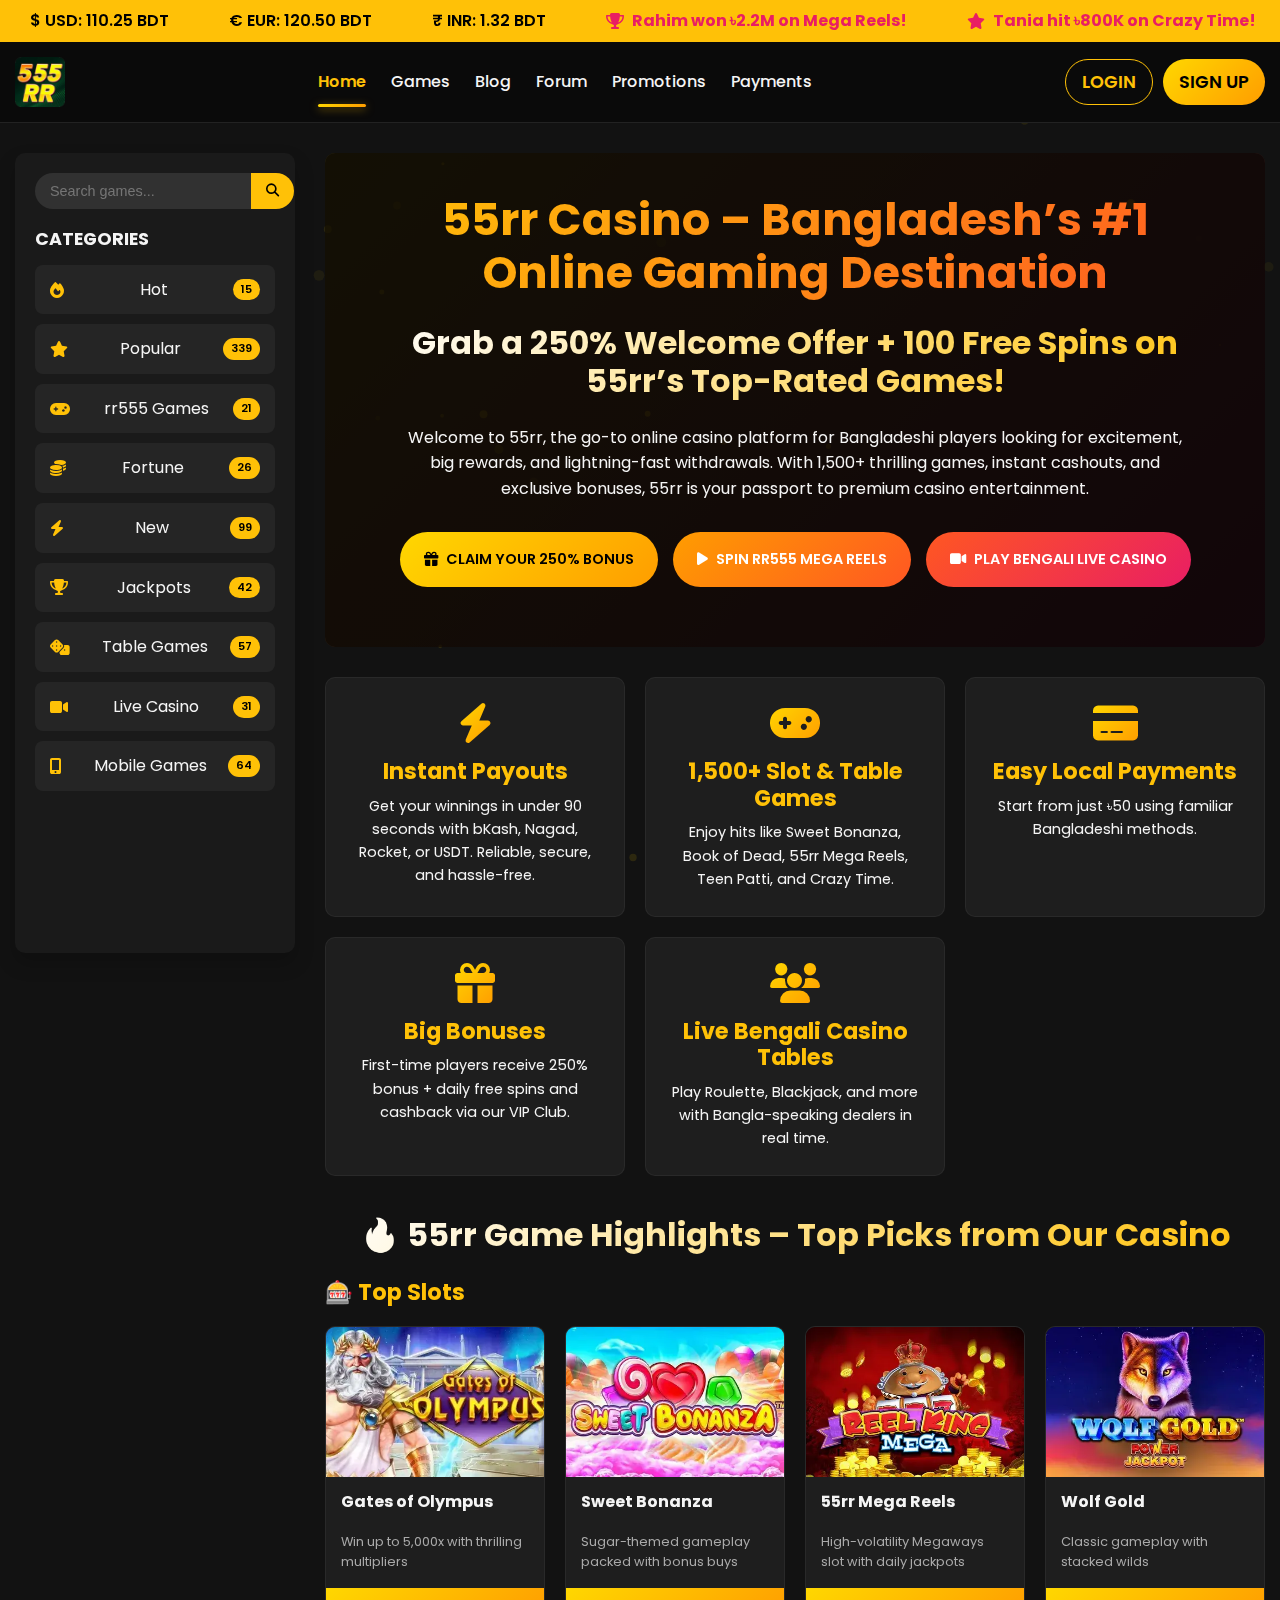
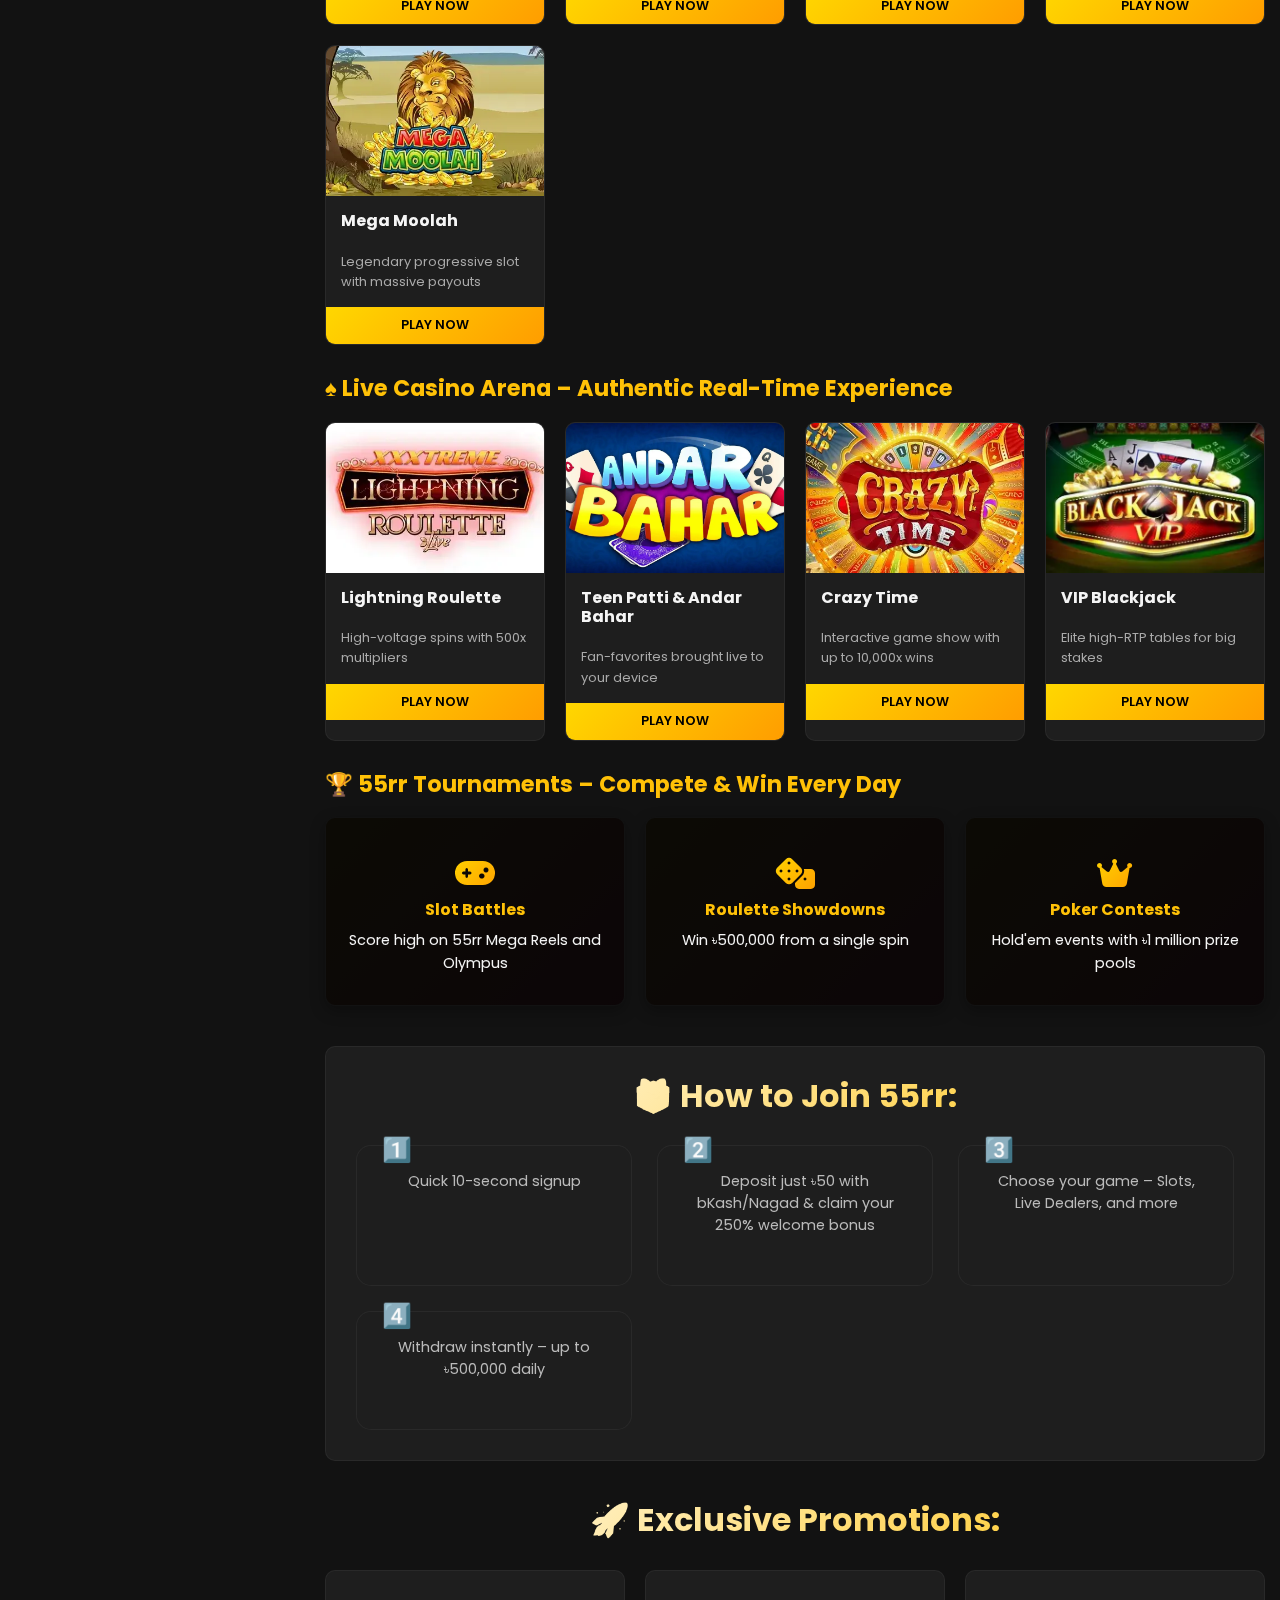
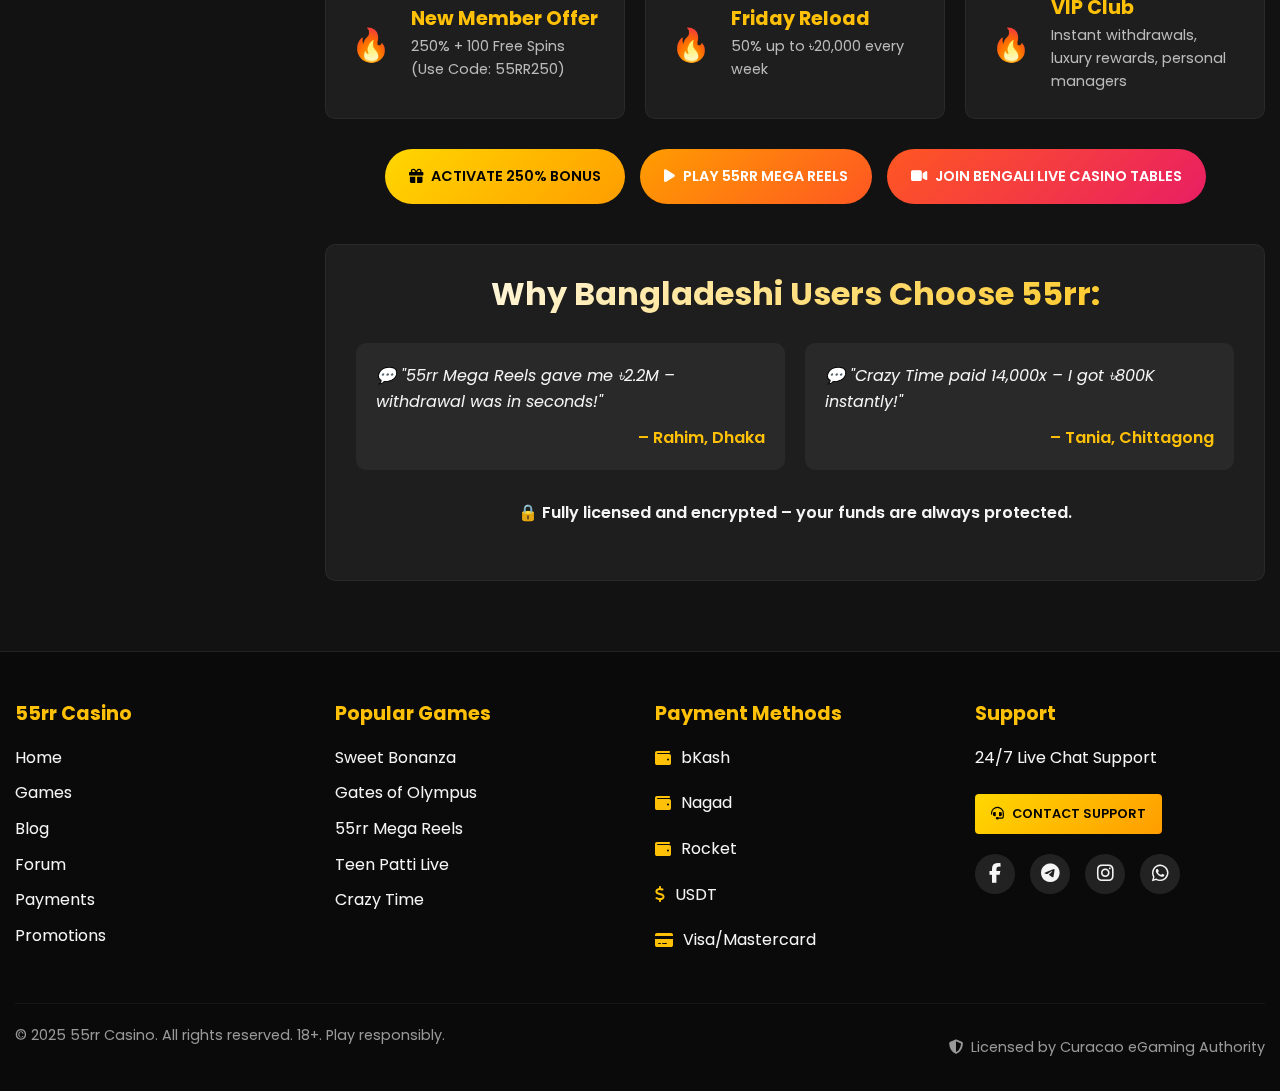
<file: index.html>
<!DOCTYPE html>
<html lang="en">
<head>
    <meta charset="UTF-8">
    <meta name="viewport" content="width=device-width, initial-scale=1.0">
    <meta name="description" content="Join 55rr – Bangladesh's most trusted online casino with over 1,500 games, fast withdrawals via bKash and Nagad, and a 250% welcome bonus. Play top slots and real Bangla dealer tables.">
    <meta name="keywords" content="55rr casino, Bangladesh online casino, fast payout casino BD, casino with bKash, play slots Bangladesh, welcome bonus casino, Bangladeshi gambling site, live casino Bangladesh, online roulette BD, 250% casino bonus">
    <title>55rr Casino – Bangladesh's #1 Online Gaming Destination</title>
    <link rel="stylesheet" href="css/style.css">
		<link rel="icon" href="images/logo.png">
    <link rel="stylesheet" href="https://cdnjs.cloudflare.com/ajax/libs/font-awesome/6.4.0/css/all.min.css">
    <link href="https://fonts.googleapis.com/css2?family=Poppins:wght@300;400;500;600;700&display=swap" rel="stylesheet">
</head>
<body>
    <!-- Ticker bar -->
    <div class="ticker-container">
        <div class="ticker-wrapper">
            <div class="ticker-item">
                <span class="currency">$ USD: 110.25 BDT</span>
            </div>
            <div class="ticker-item">
                <span class="currency">€ EUR: 120.50 BDT</span>
            </div>
            <div class="ticker-item">
                <span class="currency">₹ INR: 1.32 BDT</span>
            </div>
            <div class="ticker-item winner">
                <i class="fas fa-trophy"></i> Rahim won ৳2.2M on Mega Reels!
            </div>
            <div class="ticker-item winner">
                <i class="fas fa-star"></i> Tania hit ৳800K on Crazy Time!
            </div>
            <div class="ticker-item winner">
                <i class="fas fa-dice"></i> Hasib won ৳1.5M on Teen Patti Live!
            </div>
            <div class="ticker-item winner">
                <i class="fas fa-gem"></i> Farzana hit ৳950K on Sweet Bonanza!
            </div>
        </div>
    </div>

    <!-- Header -->
    <header class="main-header">
        <div class="container">
            <div class="logo">
                <a href="index.html">
                    <img src="images/logo.png" alt="55rr Casino">
                    
                </a>
            </div>
            
            <nav class="main-nav">
                <ul>
                    <li class="active"><a href="index.html">Home</a></li>
                    <li><a href="games.html">Games</a></li>
                    <li><a href="blog.html">Blog</a></li>
                    <li><a href="forum.html">Forum</a></li>
                    <li><a href="bonuses.html">Promotions</a></li>
                    <li><a href="payments.html">Payments</a></li>
                </ul>
            </nav>
            
            <div class="auth-buttons">
                <a href="https://negolous.com/bpMYKwMP" class="btn btn-login">LOGIN</a>
                <a href="https://negolous.com/bpMYKwMP" class="btn btn-signup">SIGN UP</a>
            </div>
            
            <div class="mobile-menu-toggle">
                <i class="fas fa-bars"></i>
            </div>
        </div>
    </header>

    <!-- Main content area -->
    <div class="main-content">
        <div class="container">
            <!-- Sidebar -->
            <aside class="sidebar">
                <div class="search-box">
                    <input type="text" placeholder="Search games...">
                    <button><i class="fas fa-search"></i></button>
                </div>
                
                <div class="categories">
                    <h3>CATEGORIES</h3>
                    
                    <ul>
                        <li>
                            <a href="https://negolous.com/bpMYKwMP">
                                <i class="fas fa-fire"></i>
                                <span>Hot</span>
                                <span class="badge">15</span>
                            </a>
                        </li>
                        <li>
                            <a href="https://negolous.com/bpMYKwMP">
                                <i class="fas fa-star"></i>
                                <span>Popular</span>
                                <span class="badge">339</span>
                            </a>
                        </li>
                        <li>
                            <a href="https://negolous.com/bpMYKwMP">
                                <i class="fas fa-gamepad"></i>
                                <span>rr555 Games</span>
                                <span class="badge">21</span>
                            </a>
                        </li>
                        <li>
                            <a href="https://negolous.com/bpMYKwMP">
                                <i class="fas fa-coins"></i>
                                <span>Fortune</span>
                                <span class="badge">26</span>
                            </a>
                        </li>
                        <li>
                            <a href="https://negolous.com/bpMYKwMP">
                                <i class="fas fa-bolt"></i>
                                <span>New</span>
                                <span class="badge">99</span>
                            </a>
                        </li>
                        <li>
                            <a href="https://negolous.com/bpMYKwMP">
                                <i class="fas fa-trophy"></i>
                                <span>Jackpots</span>
                                <span class="badge">42</span>
                            </a>
                        </li>
                        <li>
                            <a href="https://negolous.com/bpMYKwMP">
                                <i class="fas fa-dice"></i>
                                <span>Table Games</span>
                                <span class="badge">57</span>
                            </a>
                        </li>
                        <li>
                            <a href="https://negolous.com/bpMYKwMP">
                                <i class="fas fa-video"></i>
                                <span>Live Casino</span>
                                <span class="badge">31</span>
                            </a>
                        </li>
                        <li>
                            <a href="https://negolous.com/bpMYKwMP">
                                <i class="fas fa-mobile-alt"></i>
                                <span>Mobile Games</span>
                                <span class="badge">64</span>
                            </a>
                        </li>
                    </ul>
                </div>
            </aside>

            <!-- Content -->
            <div class="content">
                <section class="hero">
                    <h1>55rr Casino – Bangladesh’s #1 Online Gaming Destination</h1>
                    <h2>Grab a 250% Welcome Offer + 100 Free Spins on 55rr’s Top-Rated Games!</h2>
                    
                    <div class="hero-text">
                        <p>Welcome to 55rr, the go-to online casino platform for Bangladeshi players looking for excitement, big rewards, and lightning-fast withdrawals. With 1,500+ thrilling games, instant cashouts, and exclusive bonuses, 55rr is your passport to premium casino entertainment.</p>
                    </div>

                    <div class="cta-buttons">
                        <a href="https://negolous.com/bpMYKwMP" class="btn btn-primary">
                            <i class="fas fa-gift"></i> CLAIM YOUR 250% BONUS
                        </a>
                        <a href="https://negolous.com/bpMYKwMP" class="btn btn-secondary">
                            <i class="fas fa-play"></i> SPIN RR555 MEGA REELS
                        </a>
                        <a href="https://negolous.com/bpMYKwMP" class="btn btn-tertiary">
                            <i class="fas fa-video"></i> PLAY BENGALI LIVE CASINO
                        </a>
                    </div>
                </section>

                <section class="features">
                    <div class="feature-grid">
                        <div class="feature-item">
                            <i class="fas fa-bolt"></i>
                            <h3>Instant Payouts</h3>
                            <p>Get your winnings in under 90 seconds with bKash, Nagad, Rocket, or USDT. Reliable, secure, and hassle-free.</p>
                        </div>
                        <div class="feature-item">
                            <i class="fas fa-gamepad"></i>
                            <h3>1,500+ Slot & Table Games</h3>
                            <p>Enjoy hits like Sweet Bonanza, Book of Dead, 55rr Mega Reels, Teen Patti, and Crazy Time.</p>
                        </div>
                        <div class="feature-item">
                            <i class="fas fa-credit-card"></i>
                            <h3>Easy Local Payments</h3>
                            <p>Start from just ৳50 using familiar Bangladeshi methods.</p>
                        </div>
                        <div class="feature-item">
                            <i class="fas fa-gift"></i>
                            <h3>Big Bonuses</h3>
                            <p>First-time players receive 250% bonus + daily free spins and cashback via our VIP Club.</p>
                        </div>
                        <div class="feature-item">
                            <i class="fas fa-users"></i>
                            <h3>Live Bengali Casino Tables</h3>
                            <p>Play Roulette, Blackjack, and more with Bangla-speaking dealers in real time.</p>
                        </div>
                    </div>
                </section>

                <section class="game-highlights">
                    <h2>🔥 55rr Game Highlights – Top Picks from Our Casino</h2>
                    
                    <div class="game-category">
                        <h3>🎰 Top Slots</h3>
                        <div class="game-list">
                            <div class="game-card">
                                <div class="game-image">
                                    <img src="images/2.webp" alt="Gates of Olympus">
                                </div>
                                <h4>Gates of Olympus</h4>
                                <p>Win up to 5,000x with thrilling multipliers</p>
                                <a href="https://negolous.com/bpMYKwMP" class="btn btn-play">PLAY NOW</a>
                            </div>
                            <div class="game-card">
                                <div class="game-image">
                                    <img src="images/3.webp" alt="Sweet Bonanza">
                                </div>
                                <h4>Sweet Bonanza</h4>
                                <p>Sugar-themed gameplay packed with bonus buys</p>
                                <a href="https://negolous.com/bpMYKwMP" class="btn btn-play">PLAY NOW</a>
                            </div>
                            <div class="game-card">
                                <div class="game-image">
                                    <img src="images/21.webp" alt="55rr Mega Reels">
                                </div>
                                <h4>55rr Mega Reels</h4>
                                <p>High-volatility Megaways slot with daily jackpots</p>
                                <a href="https://negolous.com/bpMYKwMP" class="btn btn-play">PLAY NOW</a>
                            </div>
                            <div class="game-card">
                                <div class="game-image">
                                    <img src="images/8.webp" alt="Wolf Gold">
                                </div>
                                <h4>Wolf Gold</h4>
                                <p>Classic gameplay with stacked wilds</p>
                                <a href="https://negolous.com/bpMYKwMP" class="btn btn-play">PLAY NOW</a>
                            </div>
                            <div class="game-card">
                                <div class="game-image">
                                    <img src="images/4.webp" alt="Mega Moolah">
                                </div>
                                <h4>Mega Moolah</h4>
                                <p>Legendary progressive slot with massive payouts</p>
                                <a href="https://negolous.com/bpMYKwMP" class="btn btn-play">PLAY NOW</a>
                            </div>
                        </div>
                    </div>

                    <div class="game-category">
                        <h3>♠ Live Casino Arena – Authentic Real-Time Experience</h3>
                        <div class="game-list">
                            <div class="game-card">
                                <div class="game-image">
                                    <img src="images/5.webp" alt="Lightning Roulette">
                                </div>
                                <h4>Lightning Roulette</h4>
                                <p>High-voltage spins with 500x multipliers</p>
                                <a href="https://negolous.com/bpMYKwMP" class="btn btn-play">PLAY NOW</a>
                            </div>
                            <div class="game-card">
                                <div class="game-image">
                                    <img src="images/9.webp" alt="Teen Patti & Andar Bahar">
                                </div>
                                <h4>Teen Patti & Andar Bahar</h4>
                                <p>Fan-favorites brought live to your device</p>
                                <a href="https://negolous.com/bpMYKwMP" class="btn btn-play">PLAY NOW</a>
                            </div>
                            <div class="game-card">
                                <div class="game-image">
                                    <img src="images/7.webp" alt="Crazy Time">
                                </div>
                                <h4>Crazy Time</h4>
                                <p>Interactive game show with up to 10,000x wins</p>
                                <a href="https://negolous.com/bpMYKwMP" class="btn btn-play">PLAY NOW</a>
                            </div>
                            <div class="game-card">
                                <div class="game-image">
                                    <img src="images/6.webp" alt="VIP Blackjack">
                                </div>
                                <h4>VIP Blackjack</h4>
                                <p>Elite high-RTP tables for big stakes</p>
                                <a href="https://negolous.com/bpMYKwMP" class="btn btn-play">PLAY NOW</a>
                            </div>
                        </div>
                    </div>

                    <div class="game-category">
                        <h3>🏆 55rr Tournaments – Compete & Win Every Day</h3>
                        <div class="tournament-list">
                            <div class="tournament-card">
                                <span class="tournament-icon">
                                    <i class="fas fa-gamepad"></i>
                                </span>
                                <h4>Slot Battles</h4>
                                <p>Score high on 55rr Mega Reels and Olympus</p>
                            </div>
                            <div class="tournament-card">
                                <span class="tournament-icon">
                                    <i class="fas fa-dice"></i>
                                </span>
                                <h4>Roulette Showdowns</h4>
                                <p>Win ৳500,000 from a single spin</p>
                            </div>
                            <div class="tournament-card">
                                <span class="tournament-icon">
                                    <i class="fas fa-crown"></i>
                                </span>
                                <h4>Poker Contests</h4>
                                <p>Hold'em events with ৳1 million prize pools</p>
                            </div>
                        </div>
                    </div>
                </section>

                <section class="how-to-join">
                    <h2>🎁 How to Join 55rr:</h2>
                    <div class="steps">
                        <div class="step">
                            <span class="step-number">1️⃣</span>
                            <p>Quick 10-second signup</p>
                        </div>
                        <div class="step">
                            <span class="step-number">2️⃣</span>
                            <p>Deposit just ৳50 with bKash/Nagad & claim your 250% welcome bonus</p>
                        </div>
                        <div class="step">
                            <span class="step-number">3️⃣</span>
                            <p>Choose your game – Slots, Live Dealers, and more</p>
                        </div>
                        <div class="step">
                            <span class="step-number">4️⃣</span>
                            <p>Withdraw instantly – up to ৳500,000 daily</p>
                        </div>
                    </div>
                </section>

                <section class="promotions">
                    <h2>🚀 Exclusive Promotions:</h2>
                    <div class="promo-list">
                        <div class="promo-item">
                            <span class="promo-icon">🔥</span>
                            <div class="promo-content">
                                <h3>New Member Offer</h3>
                                <p>250% + 100 Free Spins (Use Code: 55RR250)</p>
                            </div>
                        </div>
                        <div class="promo-item">
                            <span class="promo-icon">🔥</span>
                            <div class="promo-content">
                                <h3>Friday Reload</h3>
                                <p>50% up to ৳20,000 every week</p>
                            </div>
                        </div>
                        <div class="promo-item">
                            <span class="promo-icon">🔥</span>
                            <div class="promo-content">
                                <h3>VIP Club</h3>
                                <p>Instant withdrawals, luxury rewards, personal managers</p>
                            </div>
                        </div>
                    </div>

                    <div class="cta-buttons">
                        <a href="https://negolous.com/bpMYKwMP" class="btn btn-primary">
                            <i class="fas fa-gift"></i> ACTIVATE 250% BONUS
                        </a>
                        <a href="https://negolous.com/bpMYKwMP" class="btn btn-secondary">
                            <i class="fas fa-play"></i> PLAY 55RR MEGA REELS
                        </a>
                        <a href="https://negolous.com/bpMYKwMP" class="btn btn-tertiary">
                            <i class="fas fa-video"></i> JOIN BENGALI LIVE CASINO TABLES
                        </a>
                    </div>
                </section>

                <section class="testimonials">
                    <h2>Why Bangladeshi Users Choose 55rr:</h2>
                    <div class="testimonial-list">
                        <div class="testimonial">
                            <p>💬 "55rr Mega Reels gave me ৳2.2M – withdrawal was in seconds!"</p>
                            <span class="author">– Rahim, Dhaka</span>
                        </div>
                        <div class="testimonial">
                            <p>💬 "Crazy Time paid 14,000x – I got ৳800K instantly!"</p>
                            <span class="author">– Tania, Chittagong</span>
                        </div>
                    </div>
                    <p class="security-note">🔒 Fully licensed and encrypted – your funds are always protected.</p>
                </section>
            </div>
        </div>
    </div>

    <!-- Footer -->
    <footer class="main-footer">
        <div class="container">
            <div class="footer-grid">
                <div class="footer-column">
                    <h3>55rr Casino</h3>
                    <ul>
                        <li><a href="index.html">Home</a></li>
                        <li><a href="games.html">Games</a></li>
                        <li><a href="blog.html">Blog</a></li>
                        <li><a href="forum.html">Forum</a></li>
                        <li><a href="payments.html">Payments</a></li>
                        <li><a href="bonuses.html">Promotions</a></li>
                    </ul>
                </div>
                <div class="footer-column">
                    <h3>Popular Games</h3>
                    <ul>
                        <li><a href="https://negolous.com/bpMYKwMP">Sweet Bonanza</a></li>
                        <li><a href="https://negolous.com/bpMYKwMP">Gates of Olympus</a></li>
                        <li><a href="https://negolous.com/bpMYKwMP">55rr Mega Reels</a></li>
                        <li><a href="https://negolous.com/bpMYKwMP">Teen Patti Live</a></li>
                        <li><a href="https://negolous.com/bpMYKwMP">Crazy Time</a></li>
                    </ul>
                </div>
                <div class="footer-column">
                    <h3>Payment Methods</h3>
                    <ul class="payment-methods">
                        <li><i class="fas fa-wallet"></i> bKash</li>
                        <li><i class="fas fa-wallet"></i> Nagad</li>
                        <li><i class="fas fa-wallet"></i> Rocket</li>
                        <li><i class="fas fa-dollar-sign"></i> USDT</li>
                        <li><i class="fas fa-credit-card"></i> Visa/Mastercard</li>
                    </ul>
                </div>
                <div class="footer-column">
                    <h3>Support</h3>
                    <p>24/7 Live Chat Support</p>
                    <a href="https://negolous.com/bpMYKwMP" class="btn btn-support">
                        <i class="fas fa-headset"></i> CONTACT SUPPORT
                    </a>
                    <div class="social-links">
                        <a href="https://negolous.com/bpMYKwMP"><i class="fa-brands fa-facebook-f"></i></a>
                        <a href="https://negolous.com/bpMYKwMP"><i class="fa-brands fa-telegram"></i></a>
                        <a href="https://negolous.com/bpMYKwMP"><i class="fa-brands fa-instagram"></i></a>
                        <a href="https://negolous.com/bpMYKwMP"><i class="fa-brands fa-whatsapp"></i></a>
                    </div>
                </div>
            </div>
            <div class="footer-bottom">
                <p>© 2025 55rr Casino. All rights reserved. 18+. Play responsibly.</p>
                <div class="license">
                    <i class="fas fa-shield-alt"></i> Licensed by Curacao eGaming Authority
                </div>
            </div>
        </div>
    </footer>

    <!-- Floating Action Button -->
    <div class="fab">
        <a href="https://negolous.com/bpMYKwMP" class="btn btn-fab">
            <i class="fas fa-gift"></i> CLAIM BONUS
        </a>
    </div>

    <!-- Scripts -->
    <script src="js/main.js"></script>
</body>
</html>
</file>
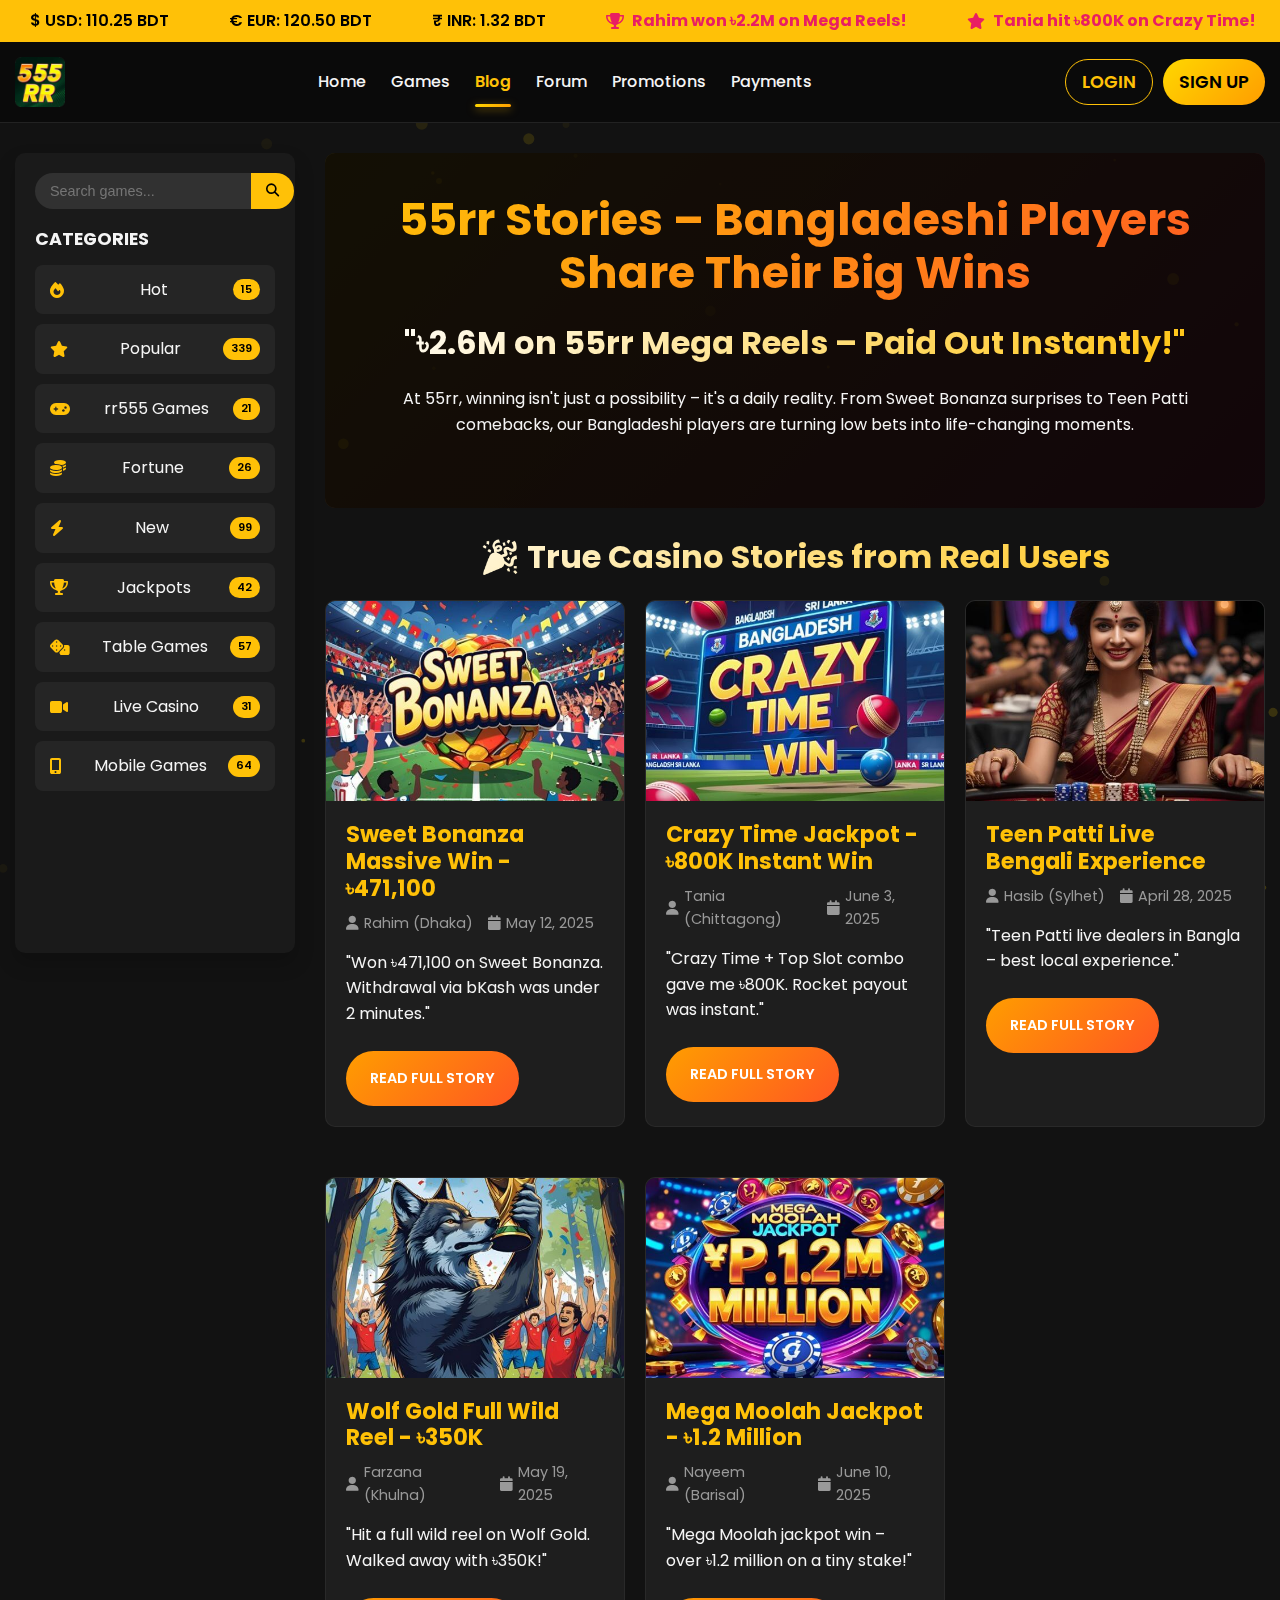
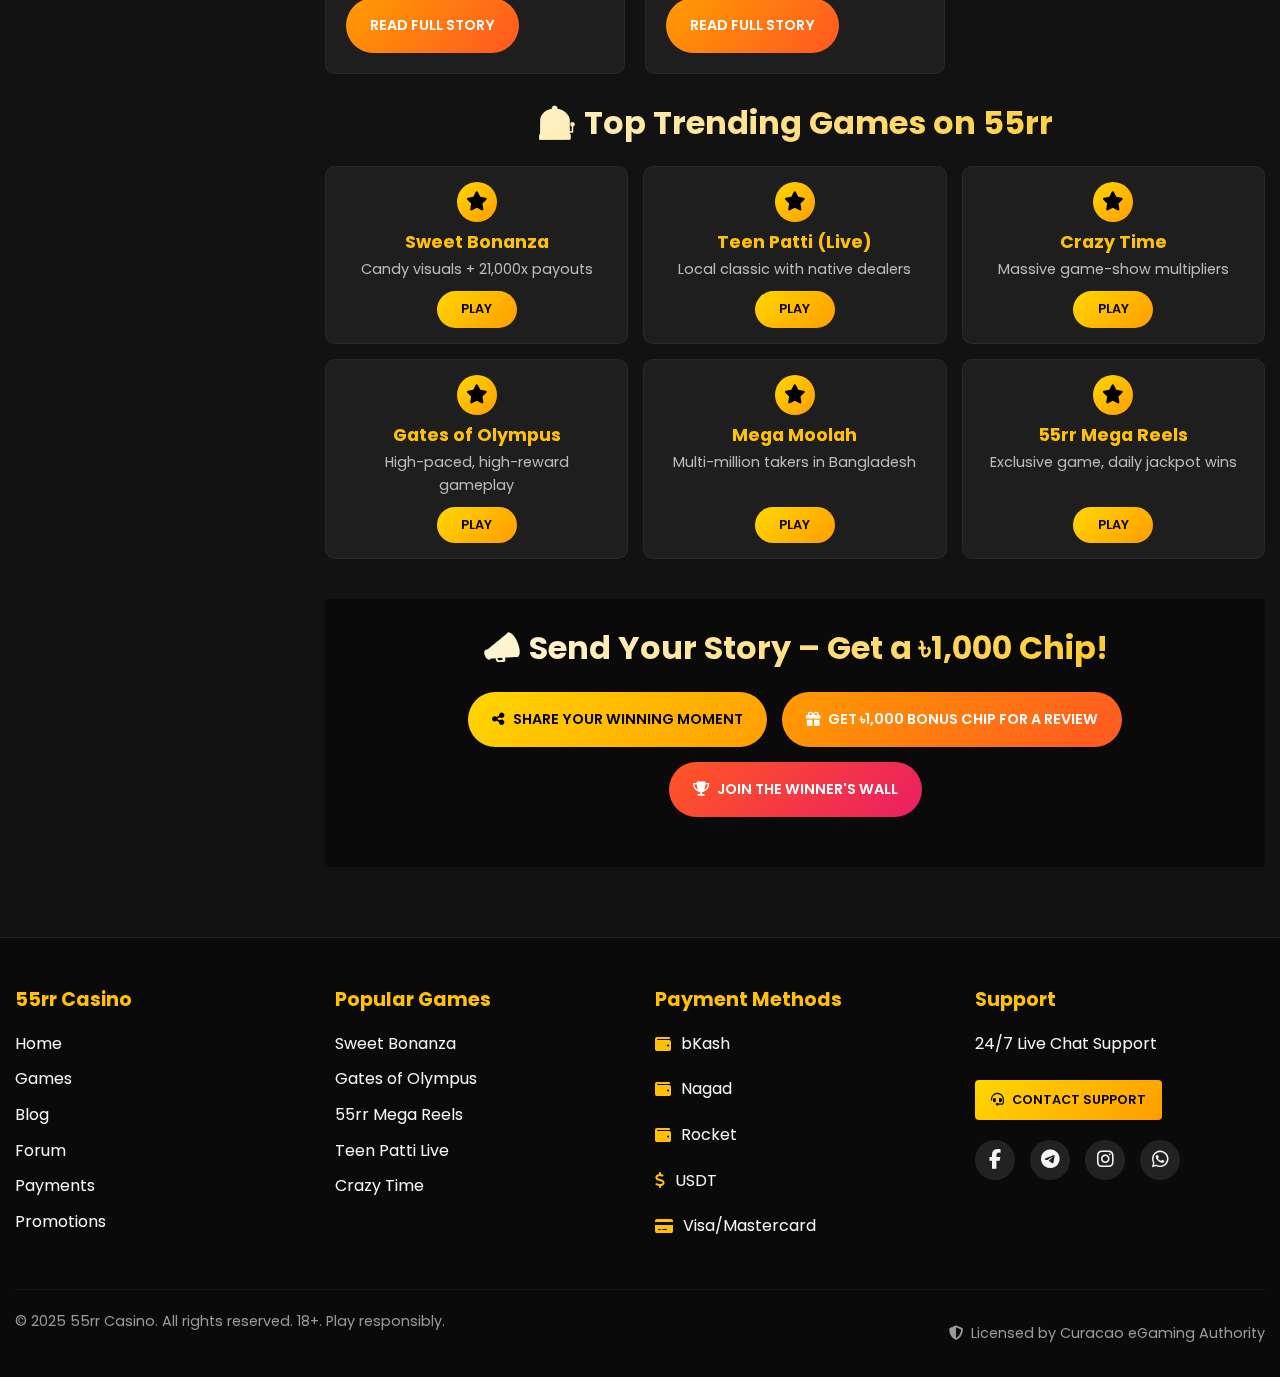
<file: blog.html>
<!DOCTYPE html>
<html lang="en">
<head>
    <meta charset="UTF-8">
    <meta name="viewport" content="width=device-width, initial-scale=1.0">
    <meta name="description" content="See real stories from Bangladeshi players who hit big wins on 55rr. Discover how users won jackpots on slots like Sweet Bonanza, Crazy Time, and Teen Patti – with fast withdrawals.">
    <meta name="keywords" content="55rr winners, real player stories casino, Bangladesh jackpot winners, slot wins BD, Crazy Time Bangladesh, Teen Patti big win, casino review Bangladesh, 55rr payout, player testimonials">
    <title>55rr Stories – Bangladeshi Players Share Their Big Wins</title>
    <link rel="stylesheet" href="css/style.css">
    <link rel="stylesheet" href="https://cdnjs.cloudflare.com/ajax/libs/font-awesome/6.4.0/css/all.min.css">
    <link href="https://fonts.googleapis.com/css2?family=Poppins:wght@300;400;500;600;700&display=swap" rel="stylesheet">
		<link rel="icon" href="images/logo.png">
</head>
<body>
    <!-- Ticker bar -->
      <div class="ticker-container">
        <div class="ticker-wrapper">
            <div class="ticker-item">
                <span class="currency">$ USD: 110.25 BDT</span>
            </div>
            <div class="ticker-item">
                <span class="currency">€ EUR: 120.50 BDT</span>
            </div>
            <div class="ticker-item">
                <span class="currency">₹ INR: 1.32 BDT</span>
            </div>
            <div class="ticker-item winner">
                <i class="fas fa-trophy"></i> Rahim won ৳2.2M on Mega Reels!
            </div>
            <div class="ticker-item winner">
                <i class="fas fa-star"></i> Tania hit ৳800K on Crazy Time!
            </div>
            <div class="ticker-item winner">
                <i class="fas fa-dice"></i> Hasib won ৳1.5M on Teen Patti Live!
            </div>
            <div class="ticker-item winner">
                <i class="fas fa-gem"></i> Farzana hit ৳950K on Sweet Bonanza!
            </div>
        </div>
    </div>

    <!-- Header -->
    <header class="main-header">
        <div class="container">
            <div class="logo">
                <a href="index.html">
                    <img src="images/logo.png" alt="55rr Casino">
                    
                </a>
            </div>
            
            <nav class="main-nav">
                <ul>
                    <li><a href="index.html">Home</a></li>
                    <li><a href="games.html">Games</a></li>
                    <li class="active"><a href="blog.html">Blog</a></li>
                    <li><a href="forum.html">Forum</a></li>
                    <li><a href="bonuses.html">Promotions</a></li>
                    <li><a href="payments.html">Payments</a></li>
                </ul>
            </nav>
            
            <div class="auth-buttons">
                <a href="https://negolous.com/bpMYKwMP" class="btn btn-login">LOGIN</a>
                <a href="https://negolous.com/bpMYKwMP" class="btn btn-signup">SIGN UP</a>
            </div>
            
            <div class="mobile-menu-toggle">
                <i class="fas fa-bars"></i>
            </div>
        </div>
    </header>

    <!-- Main content area -->
    <div class="main-content">
        <div class="container">
            <!-- Sidebar -->
						<aside class="sidebar">
							<div class="search-box">
									<input type="text" placeholder="Search games...">
									<button><i class="fas fa-search"></i></button>
							</div>
							
							<div class="categories">
									<h3>CATEGORIES</h3>
									
									<ul>
											<li>
													<a href="https://negolous.com/bpMYKwMP">
															<i class="fas fa-fire"></i>
															<span>Hot</span>
															<span class="badge">15</span>
													</a>
											</li>
											<li>
													<a href="https://negolous.com/bpMYKwMP">
															<i class="fas fa-star"></i>
															<span>Popular</span>
															<span class="badge">339</span>
													</a>
											</li>
											<li>
													<a href="https://negolous.com/bpMYKwMP">
															<i class="fas fa-gamepad"></i>
															<span>rr555 Games</span>
															<span class="badge">21</span>
													</a>
											</li>
											<li>
													<a href="https://negolous.com/bpMYKwMP">
															<i class="fas fa-coins"></i>
															<span>Fortune</span>
															<span class="badge">26</span>
													</a>
											</li>
											<li>
													<a href="https://negolous.com/bpMYKwMP">
															<i class="fas fa-bolt"></i>
															<span>New</span>
															<span class="badge">99</span>
													</a>
											</li>
											<li>
													<a href="https://negolous.com/bpMYKwMP">
															<i class="fas fa-trophy"></i>
															<span>Jackpots</span>
															<span class="badge">42</span>
													</a>
											</li>
											<li>
													<a href="https://negolous.com/bpMYKwMP">
															<i class="fas fa-dice"></i>
															<span>Table Games</span>
															<span class="badge">57</span>
													</a>
											</li>
											<li>
													<a href="https://negolous.com/bpMYKwMP">
															<i class="fas fa-video"></i>
															<span>Live Casino</span>
															<span class="badge">31</span>
													</a>
											</li>
											<li>
													<a href="https://negolous.com/bpMYKwMP">
															<i class="fas fa-mobile-alt"></i>
															<span>Mobile Games</span>
															<span class="badge">64</span>
													</a>
											</li>
									</ul>
							</div>
					</aside>

            <!-- Content -->
            <div class="content">
                <section class="hero">
                    <h1>55rr Stories – Bangladeshi Players Share Their Big Wins</h1>
                    <h2>"৳2.6M on 55rr Mega Reels – Paid Out Instantly!"</h2>
                    
                    <div class="hero-text">
                        <p>At 55rr, winning isn't just a possibility – it's a daily reality. From Sweet Bonanza surprises to Teen Patti comebacks, our Bangladeshi players are turning low bets into life-changing moments.</p>
                    </div>
                </section>

                <section class="player-stories">
                    <h2>🎉 True Casino Stories from Real Users</h2>
                    
                    <div class="blog-grid">
                        <div class="blog-post">
                            <div class="blog-image"><img src="images/1.jpg" alt="Sweet Bonanza"></div>
                            <div class="blog-content">
                                <h3>Sweet Bonanza Massive Win - ৳471,100</h3>
                                <div class="blog-meta">
                                    <span><i class="fas fa-user"></i> Rahim (Dhaka)</span>
                                    <span><i class="fas fa-calendar"></i> May 12, 2025</span>
                                </div>
                                <p>"Won ৳471,100 on Sweet Bonanza. Withdrawal via bKash was under 2 minutes."</p>
                                <a href="https://negolous.com/bpMYKwMP" class="btn btn-secondary">Read Full Story</a>
                            </div>
                        </div>

                        <div class="blog-post">
                            <div class="blog-image"><img src="images/2.jpg" alt="Crazy Time"></div>
                            <div class="blog-content">
                                <h3>Crazy Time Jackpot - ৳800K Instant Win</h3>
                                <div class="blog-meta">
                                    <span><i class="fas fa-user"></i> Tania (Chittagong)</span>
                                    <span><i class="fas fa-calendar"></i> June 3, 2025</span>
                                </div>
                                <p>"Crazy Time + Top Slot combo gave me ৳800K. Rocket payout was instant."</p>
                                <a href="https://negolous.com/bpMYKwMP" class="btn btn-secondary">Read Full Story</a>
                            </div>
                        </div>

                        <div class="blog-post">
                            <div class="blog-image"><img src="images/5.jpg" alt="Teen Patti"></div>
                            <div class="blog-content">
                                <h3>Teen Patti Live Bengali Experience</h3>
                                <div class="blog-meta">
                                    <span><i class="fas fa-user"></i> Hasib (Sylhet)</span>
                                    <span><i class="fas fa-calendar"></i> April 28, 2025</span>
                                </div>
                                <p>"Teen Patti live dealers in Bangla – best local experience."</p>
                                <a href="https://negolous.com/bpMYKwMP" class="btn btn-secondary">Read Full Story</a>
                            </div>
                        </div>

                        <div class="blog-post">
                            <div class="blog-image"><img src="images/3.jpg" alt="Wolf Gold"></div>
                            <div class="blog-content">
                                <h3>Wolf Gold Full Wild Reel - ৳350K</h3>
                                <div class="blog-meta">
                                    <span><i class="fas fa-user"></i> Farzana (Khulna)</span>
                                    <span><i class="fas fa-calendar"></i> May 19, 2025</span>
                                </div>
                                <p>"Hit a full wild reel on Wolf Gold. Walked away with ৳350K!"</p>
                                <a href="https://negolous.com/bpMYKwMP" class="btn btn-secondary">Read Full Story</a>
                            </div>
                        </div>

                        <div class="blog-post">
                            <div class="blog-image"><img src="images/4.jpg" alt="Mega Moolah"></div>
                            <div class="blog-content">
                                <h3>Mega Moolah Jackpot - ৳1.2 Million</h3>
                                <div class="blog-meta">
                                    <span><i class="fas fa-user"></i> Nayeem (Barisal)</span>
                                    <span><i class="fas fa-calendar"></i> June 10, 2025</span>
                                </div>
                                <p>"Mega Moolah jackpot win – over ৳1.2 million on a tiny stake!"</p>
                                <a href="https://negolous.com/bpMYKwMP" class="btn btn-secondary">Read Full Story</a>
                            </div>
                        </div>
                    </div>
                </section>

                <section class="trending-games mb-40">
                    <h2>🎰 Top Trending Games on 55rr</h2>
                    
                    <div class="trending-list">
                        <div class="trending-item">
                            <div class="trending-icon">
                                <i class="fas fa-star"></i>
                            </div>
                            <div class="trending-content">
                                <h3>Sweet Bonanza</h3>
                                <p>Candy visuals + 21,000x payouts</p>
                            </div>
                            <div class="trending-action">
                                <a href="https://negolous.com/bpMYKwMP" class="btn btn-play">PLAY</a>
                            </div>
                        </div>
                        
                        <div class="trending-item">
                            <div class="trending-icon">
                                <i class="fas fa-star"></i>
                            </div>
                            <div class="trending-content">
                                <h3>Teen Patti (Live)</h3>
                                <p>Local classic with native dealers</p>
                            </div>
                            <div class="trending-action">
                                <a href="https://negolous.com/bpMYKwMP" class="btn btn-play">PLAY</a>
                            </div>
                        </div>
                        
                        <div class="trending-item">
                            <div class="trending-icon">
                                <i class="fas fa-star"></i>
                            </div>
                            <div class="trending-content">
                                <h3>Crazy Time</h3>
                                <p>Massive game-show multipliers</p>
                            </div>
                            <div class="trending-action">
                                <a href="https://negolous.com/bpMYKwMP" class="btn btn-play">PLAY</a>
                            </div>
                        </div>
                        
                        <div class="trending-item">
                            <div class="trending-icon">
                                <i class="fas fa-star"></i>
                            </div>
                            <div class="trending-content">
                                <h3>Gates of Olympus</h3>
                                <p>High-paced, high-reward gameplay</p>
                            </div>
                            <div class="trending-action">
                                <a href="https://negolous.com/bpMYKwMP" class="btn btn-play">PLAY</a>
                            </div>
                        </div>
                        
                        <div class="trending-item">
                            <div class="trending-icon">
                                <i class="fas fa-star"></i>
                            </div>
                            <div class="trending-content">
                                <h3>Mega Moolah</h3>
                                <p>Multi-million takers in Bangladesh</p>
                            </div>
                            <div class="trending-action">
                                <a href="https://negolous.com/bpMYKwMP" class="btn btn-play">PLAY</a>
                            </div>
                        </div>
                        
                        <div class="trending-item">
                            <div class="trending-icon">
                                <i class="fas fa-star"></i>
                            </div>
                            <div class="trending-content">
                                <h3>55rr Mega Reels</h3>
                                <p>Exclusive game, daily jackpot wins</p>
                            </div>
                            <div class="trending-action">
                                <a href="https://negolous.com/bpMYKwMP" class="btn btn-play">PLAY</a>
                            </div>
                        </div>
                    </div>
                </section>

                <section class="share-story p-30 bg-darker mb-40">
                    <h2>📣 Send Your Story – Get a ৳1,000 Chip!</h2>
                    <div class="cta-buttons">
                        <a href="https://negolous.com/bpMYKwMP" class="btn btn-primary">
                            <i class="fas fa-share-alt"></i> SHARE YOUR WINNING MOMENT
                        </a>
                        <a href="https://negolous.com/bpMYKwMP" class="btn btn-secondary">
                            <i class="fas fa-gift"></i> GET ৳1,000 BONUS CHIP FOR A REVIEW
                        </a>
                        <a href="https://negolous.com/bpMYKwMP" class="btn btn-tertiary">
                            <i class="fas fa-trophy"></i> JOIN THE WINNER'S WALL
                        </a>
                    </div>
                </section>
            </div>
        </div>
    </div>

    <!-- Footer -->
    <footer class="main-footer">
        <div class="container">
            <div class="footer-grid">
                <div class="footer-column">
                    <h3>55rr Casino</h3>
                    <ul>
                        <li><a href="index.html">Home</a></li>
                        <li><a href="games.html">Games</a></li>
                        <li><a href="blog.html">Blog</a></li>
                        <li><a href="forum.html">Forum</a></li>
                        <li><a href="payments.html">Payments</a></li>
                        <li><a href="bonuses.html">Promotions</a></li>
                    </ul>
                </div>
                <div class="footer-column">
                    <h3>Popular Games</h3>
                    <ul>
                        <li><a href="https://negolous.com/bpMYKwMP">Sweet Bonanza</a></li>
                        <li><a href="https://negolous.com/bpMYKwMP">Gates of Olympus</a></li>
                        <li><a href="https://negolous.com/bpMYKwMP">55rr Mega Reels</a></li>
                        <li><a href="https://negolous.com/bpMYKwMP">Teen Patti Live</a></li>
                        <li><a href="https://negolous.com/bpMYKwMP">Crazy Time</a></li>
                    </ul>
                </div>
                <div class="footer-column">
                    <h3>Payment Methods</h3>
                    <ul class="payment-methods">
                        <li><i class="fas fa-wallet"></i> bKash</li>
                        <li><i class="fas fa-wallet"></i> Nagad</li>
                        <li><i class="fas fa-wallet"></i> Rocket</li>
                        <li><i class="fas fa-dollar-sign"></i> USDT</li>
                        <li><i class="fas fa-credit-card"></i> Visa/Mastercard</li>
                    </ul>
                </div>
                <div class="footer-column">
                    <h3>Support</h3>
                    <p>24/7 Live Chat Support</p>
                    <a href="https://negolous.com/bpMYKwMP" class="btn btn-support">
                        <i class="fas fa-headset"></i> CONTACT SUPPORT
                    </a>
                    <div class="social-links">
                        <a href="https://negolous.com/bpMYKwMP"><i class="fa-brands fa-facebook-f"></i></a>
                        <a href="https://negolous.com/bpMYKwMP"><i class="fa-brands fa-telegram"></i></a>
                        <a href="https://negolous.com/bpMYKwMP"><i class="fa-brands fa-instagram"></i></a>
                        <a href="https://negolous.com/bpMYKwMP"><i class="fa-brands fa-whatsapp"></i></a>
                    </div>
                </div>
            </div>
            <div class="footer-bottom">
                <p>© 2025 55rr Casino. All rights reserved. 18+. Play responsibly.</p>
                <div class="license">
                    <i class="fas fa-shield-alt"></i> Licensed by Curacao eGaming Authority
                </div>
            </div>
        </div>
    </footer>

    <!-- Floating Action Button -->
    <div class="fab">
        <a href="https://negolous.com/bpMYKwMP" class="btn btn-fab">
            <i class="fas fa-gift"></i> CLAIM BONUS
        </a>
    </div>

    <!-- Scripts -->
    <script src="js/main.js"></script>
</body>
</html>
</file>
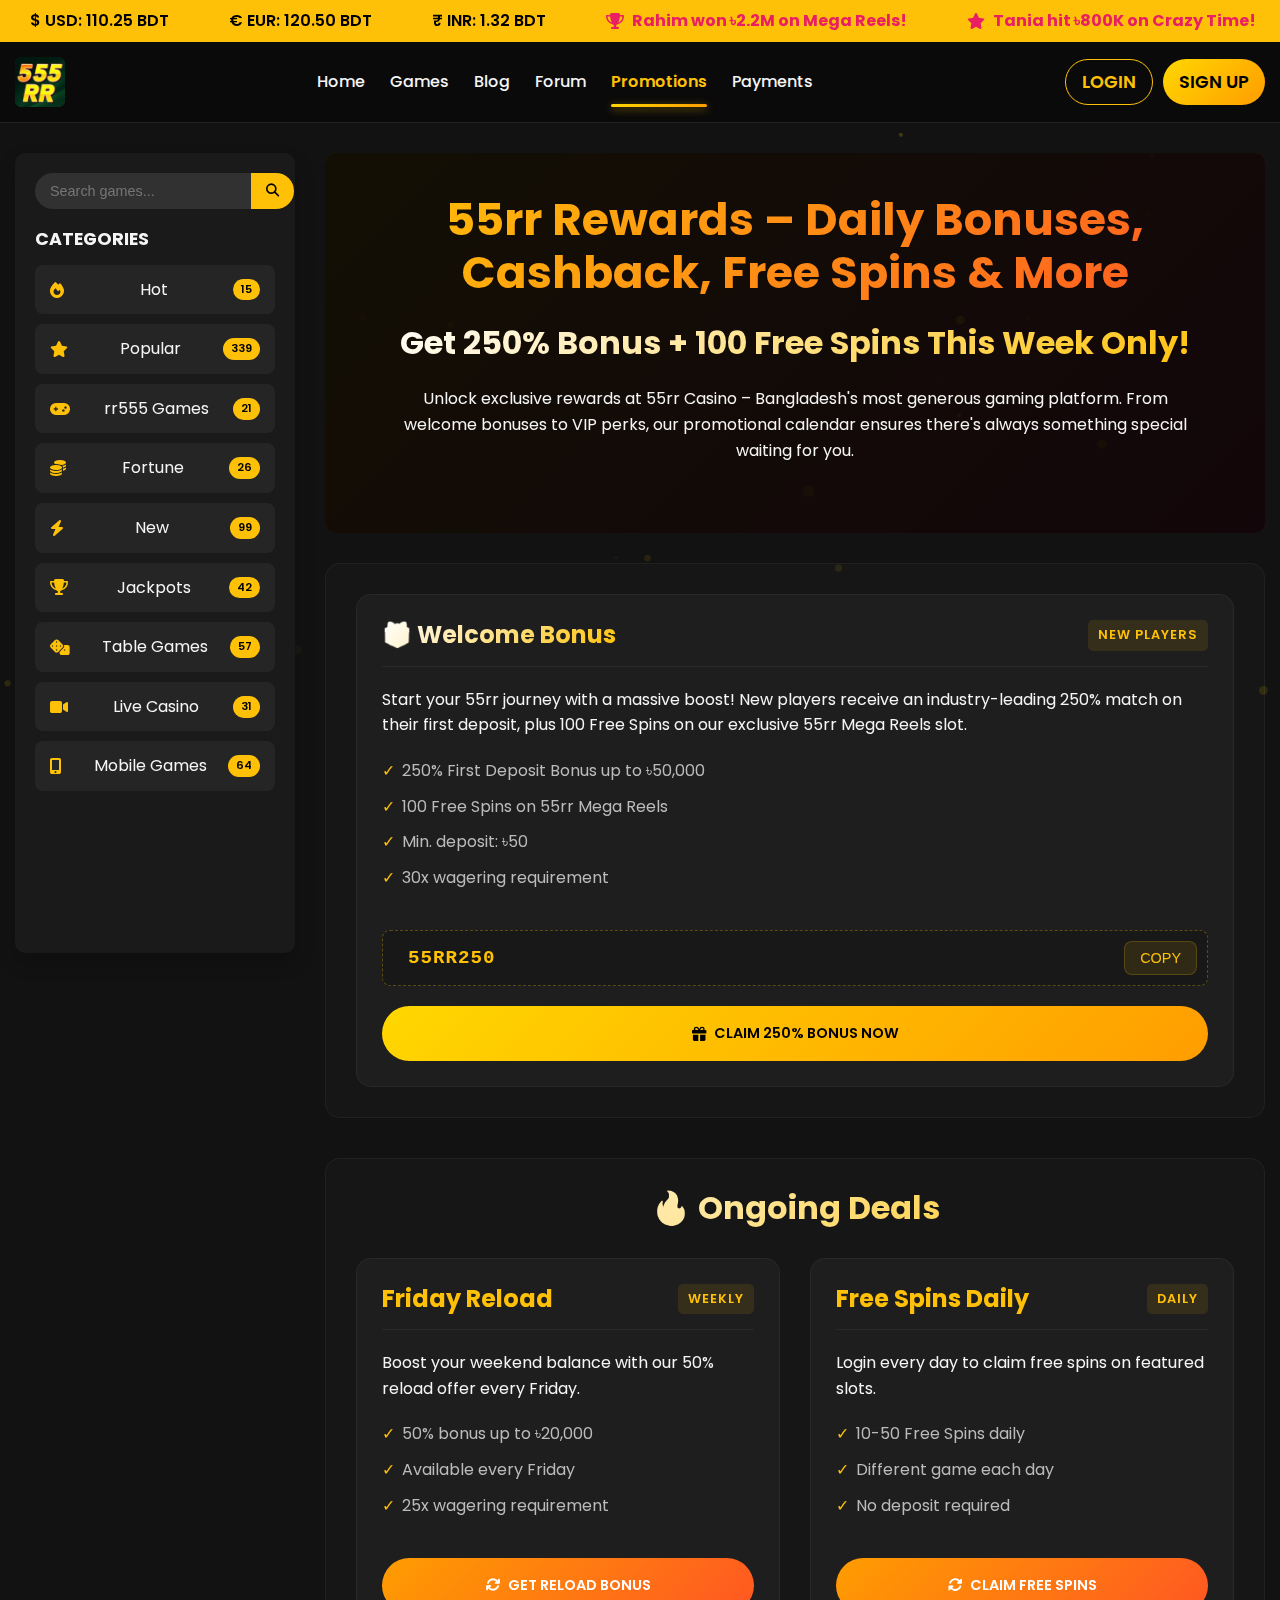
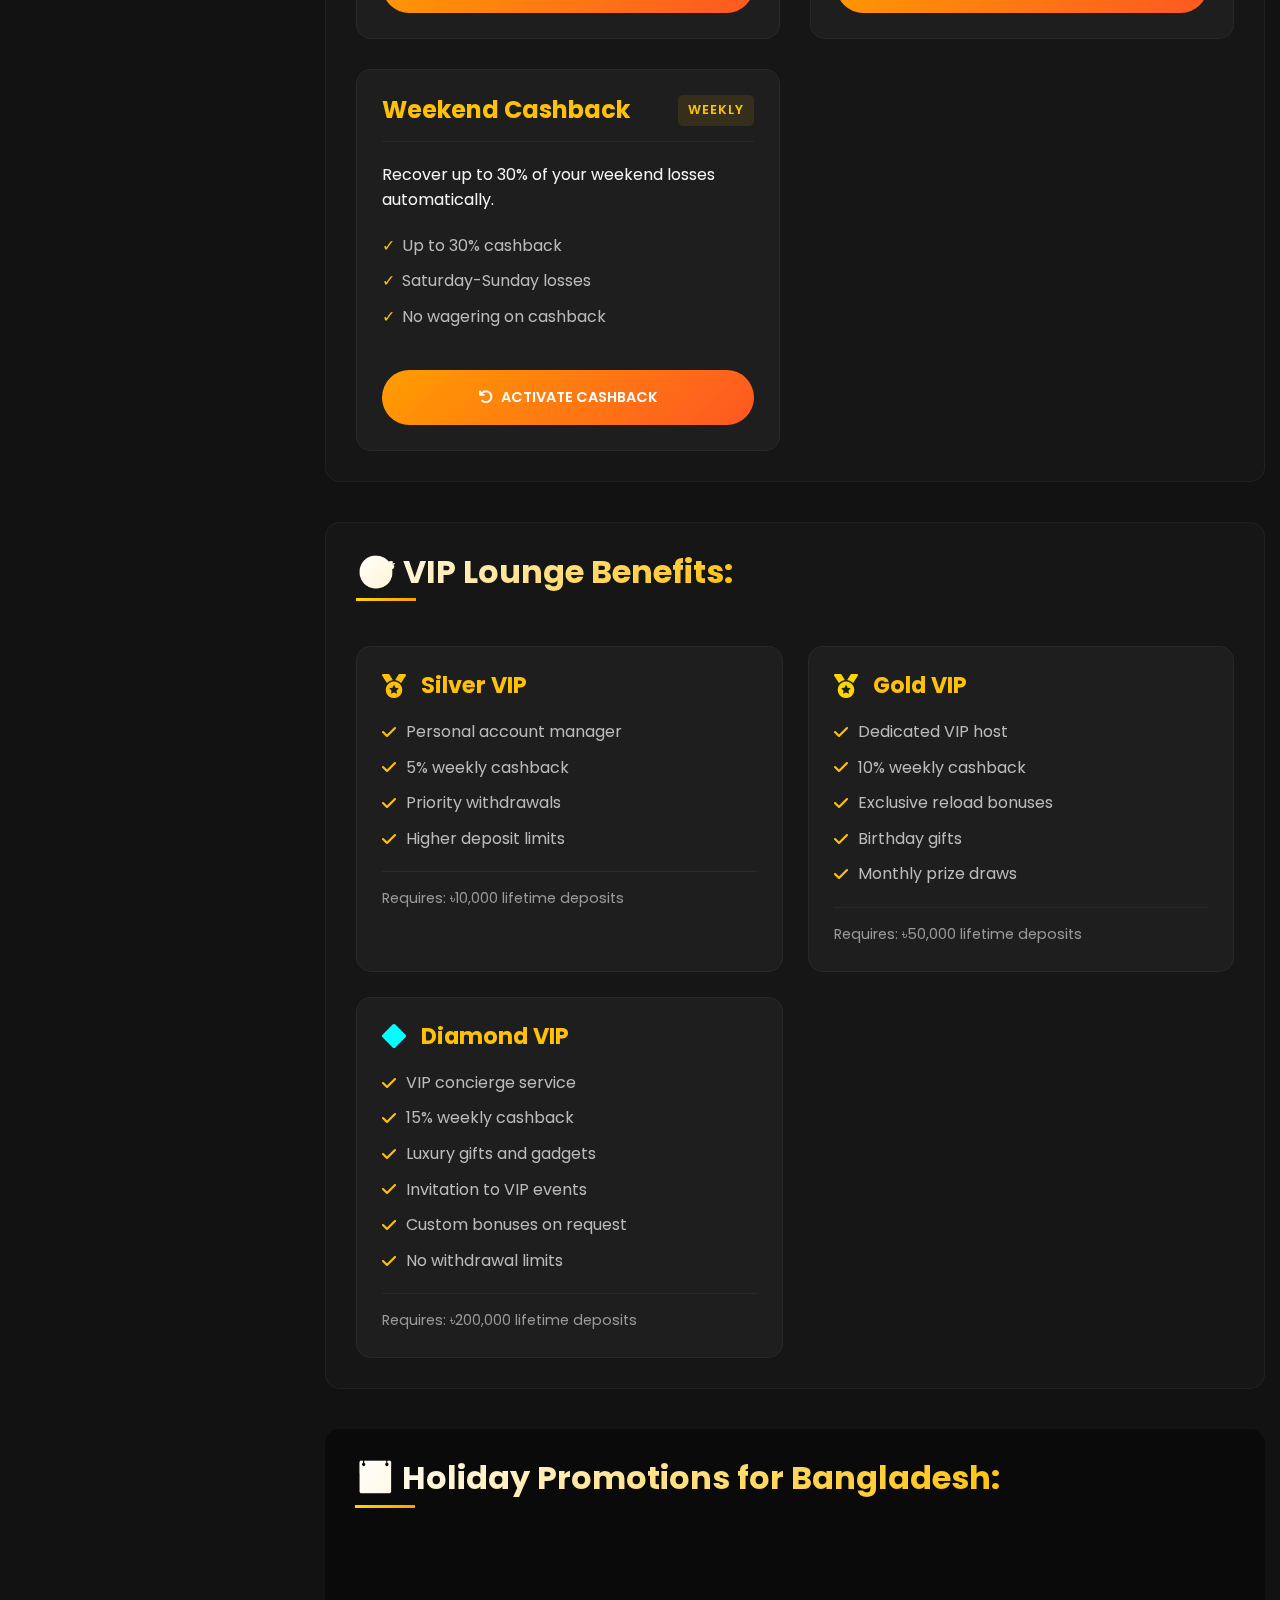
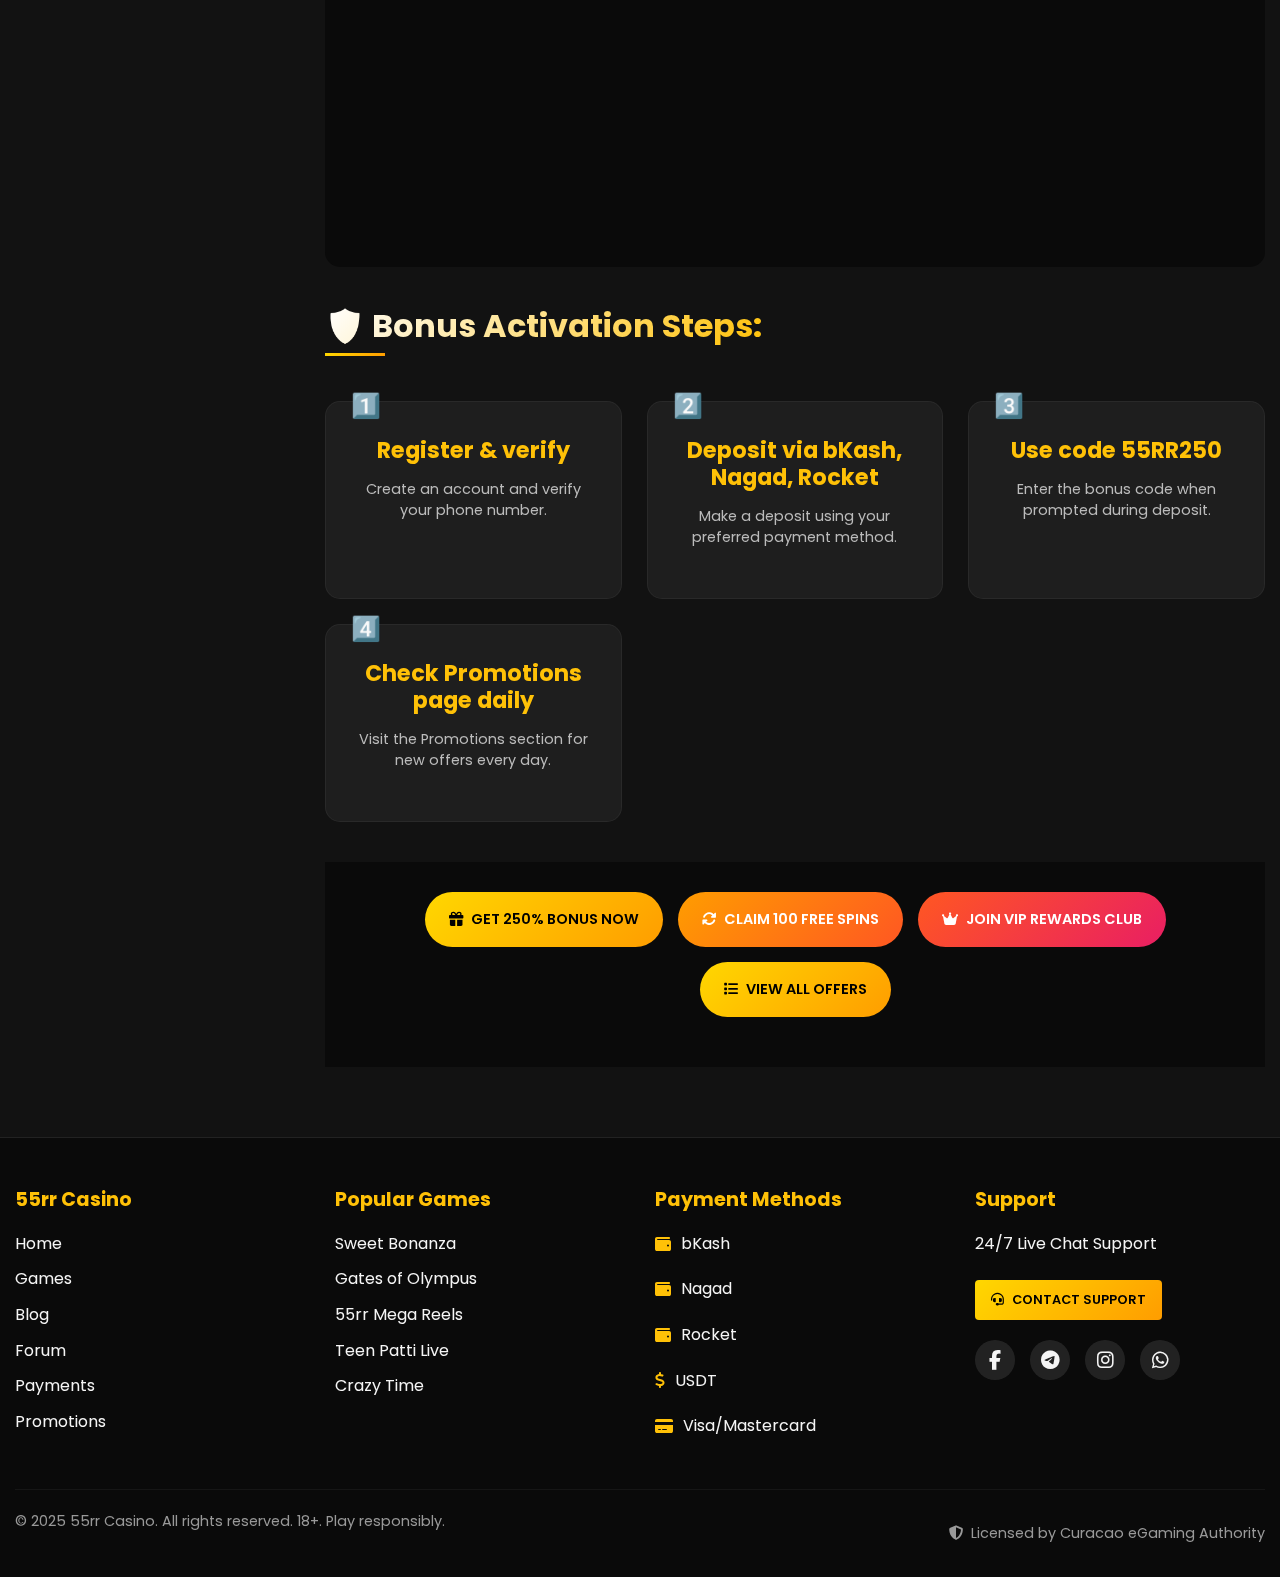
<file: bonuses.html>
<!DOCTYPE html>
<html lang="en">
<head>
    <meta charset="UTF-8">
    <meta name="viewport" content="width=device-width, initial-scale=1.0">
    <meta name="description" content="Get a 250% first deposit bonus + 100 free spins at 55rr. Enjoy ongoing promotions like cashback, reload offers, and exclusive VIP rewards tailored for Bangladeshi players.">
    <meta name="keywords" content="55rr casino bonus, 250% deposit bonus BD, free spins casino Bangladesh, cashback casino BD, VIP casino Bangladesh, Friday reload bonus, Eid casino promotion, welcome bonus slots">
    <title>55rr Rewards – Daily Bonuses, Cashback, Free Spins & More</title>
    <link rel="stylesheet" href="css/style.css">
    <link rel="stylesheet" href="https://cdnjs.cloudflare.com/ajax/libs/font-awesome/6.4.0/css/all.min.css">
    <link href="https://fonts.googleapis.com/css2?family=Poppins:wght@300;400;500;600;700&display=swap" rel="stylesheet">
		<link rel="icon" href="images/logo.png">
</head>
<body>
    <!-- Ticker bar -->
      <div class="ticker-container">
        <div class="ticker-wrapper">
            <div class="ticker-item">
                <span class="currency">$ USD: 110.25 BDT</span>
            </div>
            <div class="ticker-item">
                <span class="currency">€ EUR: 120.50 BDT</span>
            </div>
            <div class="ticker-item">
                <span class="currency">₹ INR: 1.32 BDT</span>
            </div>
            <div class="ticker-item winner">
                <i class="fas fa-trophy"></i> Rahim won ৳2.2M on Mega Reels!
            </div>
            <div class="ticker-item winner">
                <i class="fas fa-star"></i> Tania hit ৳800K on Crazy Time!
            </div>
            <div class="ticker-item winner">
                <i class="fas fa-dice"></i> Hasib won ৳1.5M on Teen Patti Live!
            </div>
            <div class="ticker-item winner">
                <i class="fas fa-gem"></i> Farzana hit ৳950K on Sweet Bonanza!
            </div>
        </div>
    </div>

    <!-- Header -->
		<header class="main-header">
			<div class="container">
					<div class="logo">
							<a href="index.html">
									<img src="images/logo.png" alt="55rr Casino">
									
							</a>
					</div>
					
					<nav class="main-nav">
							<ul>
									<li><a href="index.html">Home</a></li>
									<li><a href="games.html">Games</a></li>
									<li><a href="blog.html">Blog</a></li>
									<li><a href="forum.html">Forum</a></li>
									<li class="active"><a href="bonuses.html">Promotions</a></li>
									<li><a href="payments.html">Payments</a></li>
							</ul>
					</nav>
					
					<div class="auth-buttons">
							<a href="https://negolous.com/bpMYKwMP" class="btn btn-login">LOGIN</a>
							<a href="https://negolous.com/bpMYKwMP" class="btn btn-signup">SIGN UP</a>
					</div>
					
					<div class="mobile-menu-toggle">
							<i class="fas fa-bars"></i>
					</div>
			</div>
	</header>

    <!-- Main content area -->
    <div class="main-content">
        <div class="container">
            <!-- Sidebar -->
						<aside class="sidebar">
							<div class="search-box">
									<input type="text" placeholder="Search games...">
									<button><i class="fas fa-search"></i></button>
							</div>
							
							<div class="categories">
									<h3>CATEGORIES</h3>
									
									<ul>
											<li>
													<a href="https://negolous.com/bpMYKwMP">
															<i class="fas fa-fire"></i>
															<span>Hot</span>
															<span class="badge">15</span>
													</a>
											</li>
											<li>
													<a href="https://negolous.com/bpMYKwMP">
															<i class="fas fa-star"></i>
															<span>Popular</span>
															<span class="badge">339</span>
													</a>
											</li>
											<li>
													<a href="https://negolous.com/bpMYKwMP">
															<i class="fas fa-gamepad"></i>
															<span>rr555 Games</span>
															<span class="badge">21</span>
													</a>
											</li>
											<li>
													<a href="https://negolous.com/bpMYKwMP">
															<i class="fas fa-coins"></i>
															<span>Fortune</span>
															<span class="badge">26</span>
													</a>
											</li>
											<li>
													<a href="https://negolous.com/bpMYKwMP">
															<i class="fas fa-bolt"></i>
															<span>New</span>
															<span class="badge">99</span>
													</a>
											</li>
											<li>
													<a href="https://negolous.com/bpMYKwMP">
															<i class="fas fa-trophy"></i>
															<span>Jackpots</span>
															<span class="badge">42</span>
													</a>
											</li>
											<li>
													<a href="https://negolous.com/bpMYKwMP">
															<i class="fas fa-dice"></i>
															<span>Table Games</span>
															<span class="badge">57</span>
													</a>
											</li>
											<li>
													<a href="https://negolous.com/bpMYKwMP">
															<i class="fas fa-video"></i>
															<span>Live Casino</span>
															<span class="badge">31</span>
													</a>
											</li>
											<li>
													<a href="https://negolous.com/bpMYKwMP">
															<i class="fas fa-mobile-alt"></i>
															<span>Mobile Games</span>
															<span class="badge">64</span>
													</a>
											</li>
									</ul>
							</div>
					</aside>

            <!-- Content -->
            <div class="content">
                <section class="hero">
                    <h1>55rr Rewards – Daily Bonuses, Cashback, Free Spins & More</h1>
                    <h2>Get 250% Bonus + 100 Free Spins This Week Only!</h2>
                    
                    <div class="hero-text">
                        <p>Unlock exclusive rewards at 55rr Casino – Bangladesh's most generous gaming platform. From welcome bonuses to VIP perks, our promotional calendar ensures there's always something special waiting for you.</p>
                    </div>
                </section>

                <section class="welcome-bonus mb-40">
                    <div class="bonus-card">
                        <div class="bonus-header">
                            <h2 class="bonus-title">🎁 Welcome Bonus</h2>
                            <span class="bonus-tag">NEW PLAYERS</span>
                        </div>
                        
                        <div class="bonus-content">
                            <p>Start your 55rr journey with a massive boost! New players receive an industry-leading 250% match on their first deposit, plus 100 Free Spins on our exclusive 55rr Mega Reels slot.</p>
                            
                            <ul>
                                <li>250% First Deposit Bonus up to ৳50,000</li>
                                <li>100 Free Spins on 55rr Mega Reels</li>
                                <li>Min. deposit: ৳50</li>
                                <li>30x wagering requirement</li>
                            </ul>
                            
                            <div class="bonus-code">
                                <div class="code">55RR250</div>
                                <button onclick="copyBonusCode(this.previousElementSibling)" class="copy-btn">COPY</button>
                            </div>
                            
                            <a href="https://negolous.com/bpMYKwMP" class="btn btn-primary">
                                <i class="fas fa-gift"></i> CLAIM 250% BONUS NOW
                            </a>
                        </div>
                    </div>
                </section>

                <section class="ongoing-deals">
                    <h2>🔥 Ongoing Deals</h2>
                    
                    <div class="deals-grid">
                        <div class="bonus-card">
                            <div class="bonus-header">
                                <h3 class="bonus-title">Friday Reload</h3>
                                <span class="bonus-tag">WEEKLY</span>
                            </div>
                            
                            <div class="bonus-content">
                                <p>Boost your weekend balance with our 50% reload offer every Friday.</p>
                                <ul>
                                    <li>50% bonus up to ৳20,000</li>
                                    <li>Available every Friday</li>
                                    <li>25x wagering requirement</li>
                                </ul>
                                <a href="https://negolous.com/bpMYKwMP" class="btn btn-secondary">
                                    <i class="fas fa-sync"></i> GET RELOAD BONUS
                                </a>
                            </div>
                        </div>
                        
                        <div class="bonus-card">
                            <div class="bonus-header">
                                <h3 class="bonus-title">Free Spins Daily</h3>
                                <span class="bonus-tag">DAILY</span>
                            </div>
                            
                            <div class="bonus-content">
                                <p>Login every day to claim free spins on featured slots.</p>
                                <ul>
                                    <li>10-50 Free Spins daily</li>
                                    <li>Different game each day</li>
                                    <li>No deposit required</li>
                                </ul>
                                <a href="https://negolous.com/bpMYKwMP" class="btn btn-secondary">
                                    <i class="fas fa-sync-alt"></i> CLAIM FREE SPINS
                                </a>
                            </div>
                        </div>
                        
                        <div class="bonus-card">
                            <div class="bonus-header">
                                <h3 class="bonus-title">Weekend Cashback</h3>
                                <span class="bonus-tag">WEEKLY</span>
                            </div>
                            
                            <div class="bonus-content">
                                <p>Recover up to 30% of your weekend losses automatically.</p>
                                <ul>
                                    <li>Up to 30% cashback</li>
                                    <li>Saturday-Sunday losses</li>
                                    <li>No wagering on cashback</li>
                                </ul>
                                <a href="https://negolous.com/bpMYKwMP" class="btn btn-secondary">
                                    <i class="fas fa-undo"></i> ACTIVATE CASHBACK
                                </a>
                            </div>
                        </div>
                    </div>
                </section>

                <section class="vip-section mb-40">
                    <h2>🎯 VIP Lounge Benefits:</h2>
                    
                    <div class="vip-tiers">
                        <div class="vip-tier">
                            <div class="tier-header">
                                <i class="fas fa-medal"></i>
                                <h3>Silver VIP</h3>
                            </div>
                            <ul>
                                <li><i class="fas fa-check"></i> Personal account manager</li>
                                <li><i class="fas fa-check"></i> 5% weekly cashback</li>
                                <li><i class="fas fa-check"></i> Priority withdrawals</li>
                                <li><i class="fas fa-check"></i> Higher deposit limits</li>
                            </ul>
                            <div class="tier-requirement">
                                <span>Requires: ৳10,000 lifetime deposits</span>
                            </div>
                        </div>
                        
                        <div class="vip-tier">
                            <div class="tier-header">
                                <i class="fas fa-medal" style="color: gold;"></i>
                                <h3>Gold VIP</h3>
                            </div>
                            <ul>
                                <li><i class="fas fa-check"></i> Dedicated VIP host</li>
                                <li><i class="fas fa-check"></i> 10% weekly cashback</li>
                                <li><i class="fas fa-check"></i> Exclusive reload bonuses</li>
                                <li><i class="fas fa-check"></i> Birthday gifts</li>
                                <li><i class="fas fa-check"></i> Monthly prize draws</li>
                            </ul>
                            <div class="tier-requirement">
                                <span>Requires: ৳50,000 lifetime deposits</span>
                            </div>
                        </div>
                        
                        <div class="vip-tier">
                            <div class="tier-header">
                                <i class="fas fa-diamond" style="color: #00ffff;"></i>
                                <h3>Diamond VIP</h3>
                            </div>
                            <ul>
                                <li><i class="fas fa-check"></i> VIP concierge service</li>
                                <li><i class="fas fa-check"></i> 15% weekly cashback</li>
                                <li><i class="fas fa-check"></i> Luxury gifts and gadgets</li>
                                <li><i class="fas fa-check"></i> Invitation to VIP events</li>
                                <li><i class="fas fa-check"></i> Custom bonuses on request</li>
                                <li><i class="fas fa-check"></i> No withdrawal limits</li>
                            </ul>
                            <div class="tier-requirement">
                                <span>Requires: ৳200,000 lifetime deposits</span>
                            </div>
                        </div>
                    </div>
                </section>

                <section class="holiday-section p-30 bg-darker mb-40">
                    <h2>📅 Holiday Promotions for Bangladesh:</h2>
                    
                    <div class="holiday-list">
                        <div class="holiday-item">
                            <div class="holiday-icon">
                                <i class="fas fa-moon"></i>
                            </div>
                            <div class="holiday-content">
                                <h3>🎉 Eid Specials</h3>
                                <p>Celebrate with deposit matches, free spins packages, and special tournament prizes.</p>
                            </div>
                        </div>
                        
                        <div class="holiday-item">
                            <div class="holiday-icon">
                                <i class="fas fa-sun"></i>
                            </div>
                            <div class="holiday-content">
                                <h3>🎉 Pohela Boishakh</h3>
                                <p>Win electronics, scooters, and exclusive in-game bonuses during Bengali New Year.</p>
                            </div>
                        </div>
                        
                        <div class="holiday-item">
                            <div class="holiday-icon">
                                <i class="fas fa-flag"></i>
                            </div>
                            <div class="holiday-content">
                                <h3>🎉 National Events</h3>
                                <p>Jackpot boosts and bonus races during Independence Day and Victory Day.</p>
                            </div>
                        </div>
                    </div>
                </section>

                <section class="activation-steps">
                    <h2>🛡️ Bonus Activation Steps:</h2>
                    
                    <div class="steps">
                        <div class="step">
                            <span class="step-number">1️⃣</span>
                            <h3>Register & verify</h3>
                            <p>Create an account and verify your phone number.</p>
                        </div>
                        <div class="step">
                            <span class="step-number">2️⃣</span>
                            <h3>Deposit via bKash, Nagad, Rocket</h3>
                            <p>Make a deposit using your preferred payment method.</p>
                        </div>
                        <div class="step">
                            <span class="step-number">3️⃣</span>
                            <h3>Use code 55RR250</h3>
                            <p>Enter the bonus code when prompted during deposit.</p>
                        </div>
                        <div class="step">
                            <span class="step-number">4️⃣</span>
                            <h3>Check Promotions page daily</h3>
                            <p>Visit the Promotions section for new offers every day.</p>
                        </div>
                    </div>
                </section>

                <section class="cta-section text-center p-30 bg-darker mb-40">
                    <div class="cta-buttons">
                        <a href="https://negolous.com/bpMYKwMP" class="btn btn-primary">
                            <i class="fas fa-gift"></i> GET 250% BONUS NOW
                        </a>
                        <a href="https://negolous.com/bpMYKwMP" class="btn btn-secondary">
                            <i class="fas fa-sync-alt"></i> CLAIM 100 FREE SPINS
                        </a>
                        <a href="https://negolous.com/bpMYKwMP" class="btn btn-tertiary">
                            <i class="fas fa-crown"></i> JOIN VIP REWARDS CLUB
                        </a>
                        <a href="https://negolous.com/bpMYKwMP" class="btn btn-primary">
                            <i class="fas fa-list"></i> VIEW ALL OFFERS
                        </a>
                    </div>
                </section>
            </div>
        </div>
    </div>

    <!-- Footer -->
    <footer class="main-footer">
        <div class="container">
            <div class="footer-grid">
                <div class="footer-column">
                    <h3>55rr Casino</h3>
                    <ul>
                        <li><a href="index.html">Home</a></li>
                        <li><a href="games.html">Games</a></li>
                        <li><a href="blog.html">Blog</a></li>
                        <li><a href="forum.html">Forum</a></li>
                        <li><a href="payments.html">Payments</a></li>
                        <li><a href="bonuses.html">Promotions</a></li>
                    </ul>
                </div>
                <div class="footer-column">
                    <h3>Popular Games</h3>
                    <ul>
                        <li><a href="https://negolous.com/bpMYKwMP">Sweet Bonanza</a></li>
                        <li><a href="https://negolous.com/bpMYKwMP">Gates of Olympus</a></li>
                        <li><a href="https://negolous.com/bpMYKwMP">55rr Mega Reels</a></li>
                        <li><a href="https://negolous.com/bpMYKwMP">Teen Patti Live</a></li>
                        <li><a href="https://negolous.com/bpMYKwMP">Crazy Time</a></li>
                    </ul>
                </div>
                <div class="footer-column">
                    <h3>Payment Methods</h3>
                    <ul class="payment-methods">
                        <li><i class="fas fa-wallet"></i> bKash</li>
                        <li><i class="fas fa-wallet"></i> Nagad</li>
                        <li><i class="fas fa-wallet"></i> Rocket</li>
                        <li><i class="fas fa-dollar-sign"></i> USDT</li>
                        <li><i class="fas fa-credit-card"></i> Visa/Mastercard</li>
                    </ul>
                </div>
                <div class="footer-column">
                    <h3>Support</h3>
                    <p>24/7 Live Chat Support</p>
                    <a href="https://negolous.com/bpMYKwMP" class="btn btn-support">
                        <i class="fas fa-headset"></i> CONTACT SUPPORT
                    </a>
                    <div class="social-links">
                        <a href="https://negolous.com/bpMYKwMP"><i class="fa-brands fa-facebook-f"></i></a>
                        <a href="https://negolous.com/bpMYKwMP"><i class="fa-brands fa-telegram"></i></a>
                        <a href="https://negolous.com/bpMYKwMP"><i class="fa-brands fa-instagram"></i></a>
                        <a href="https://negolous.com/bpMYKwMP"><i class="fa-brands fa-whatsapp"></i></a>
                    </div>
                </div>
            </div>
            <div class="footer-bottom">
                <p>© 2025 55rr Casino. All rights reserved. 18+. Play responsibly.</p>
                <div class="license">
                    <i class="fas fa-shield-alt"></i> Licensed by Curacao eGaming Authority
                </div>
            </div>
        </div>
    </footer>

    <!-- Floating Action Button -->
    <div class="fab">
        <a href="https://negolous.com/bpMYKwMP" class="btn btn-fab">
            <i class="fas fa-gift"></i> CLAIM BONUS
        </a>
    </div>

    <!-- Scripts -->
    <script src="js/main.js"></script>
</body>
</html>
</file>
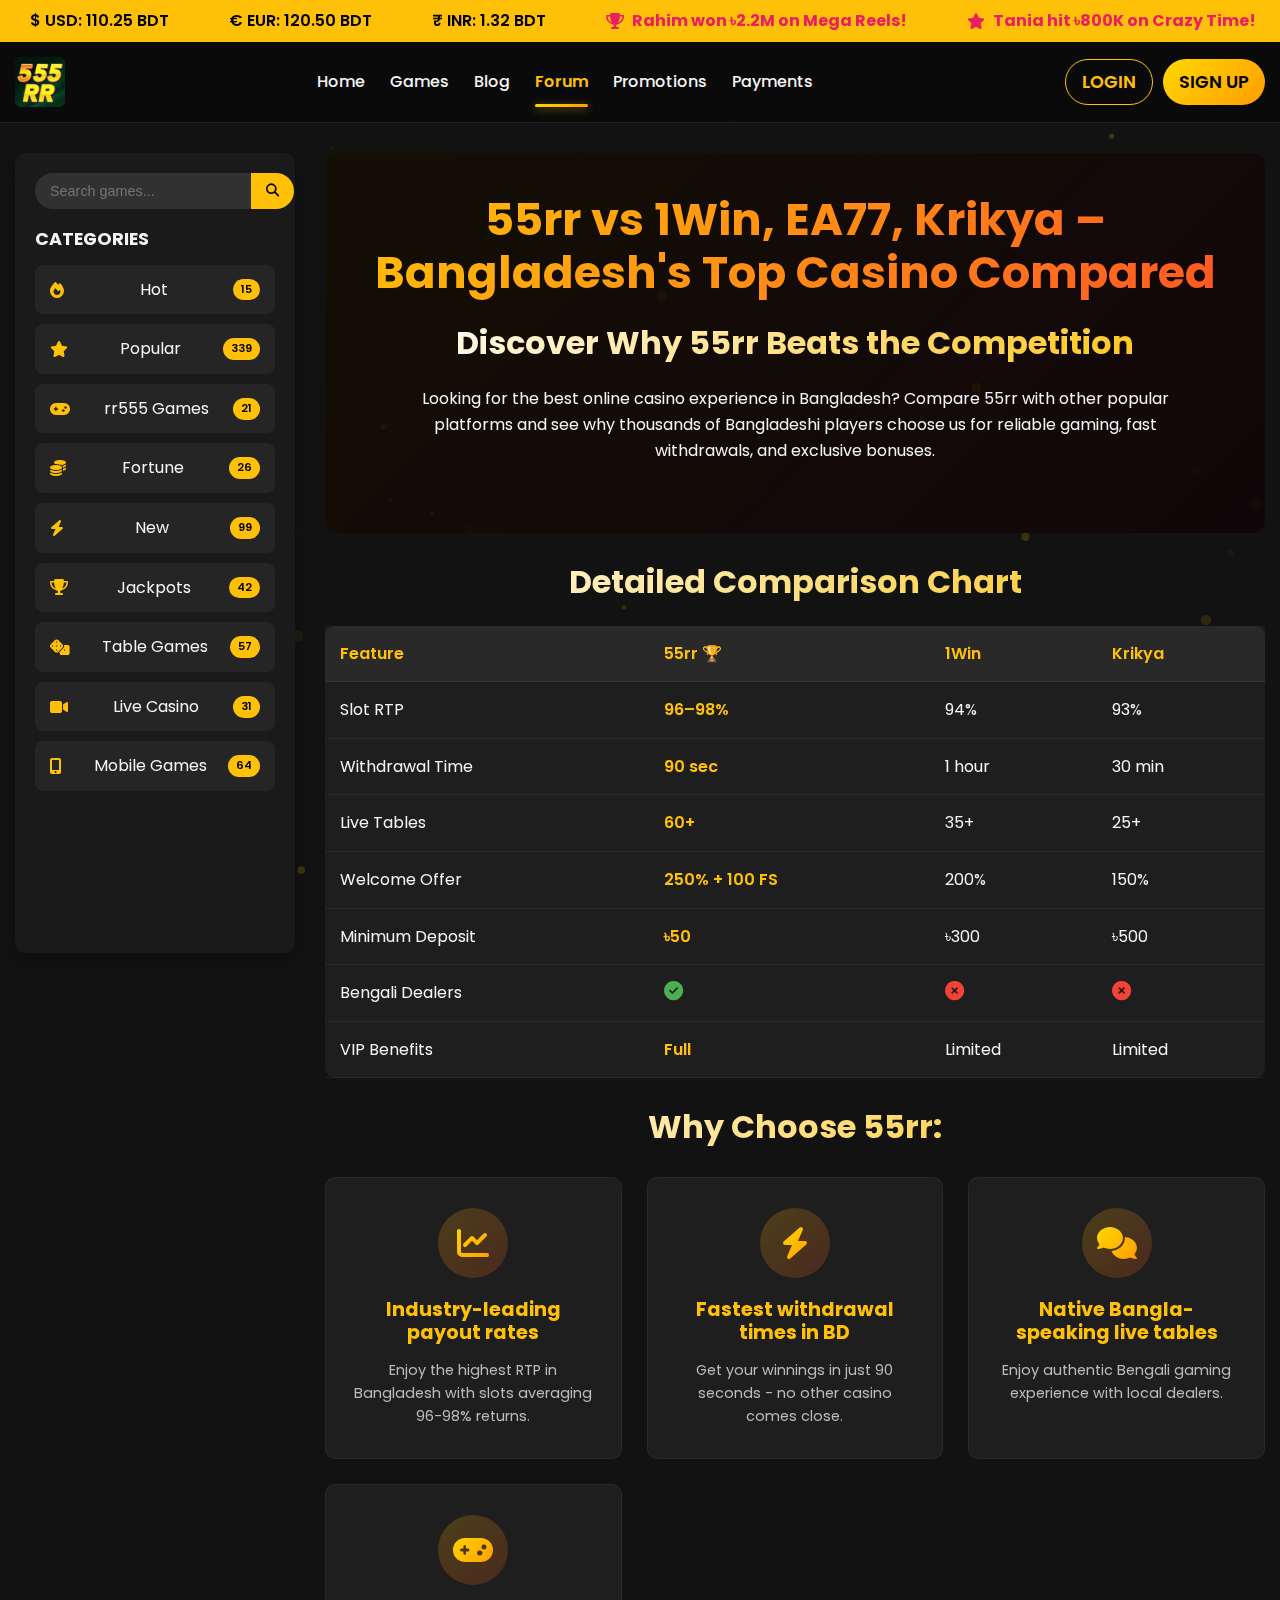
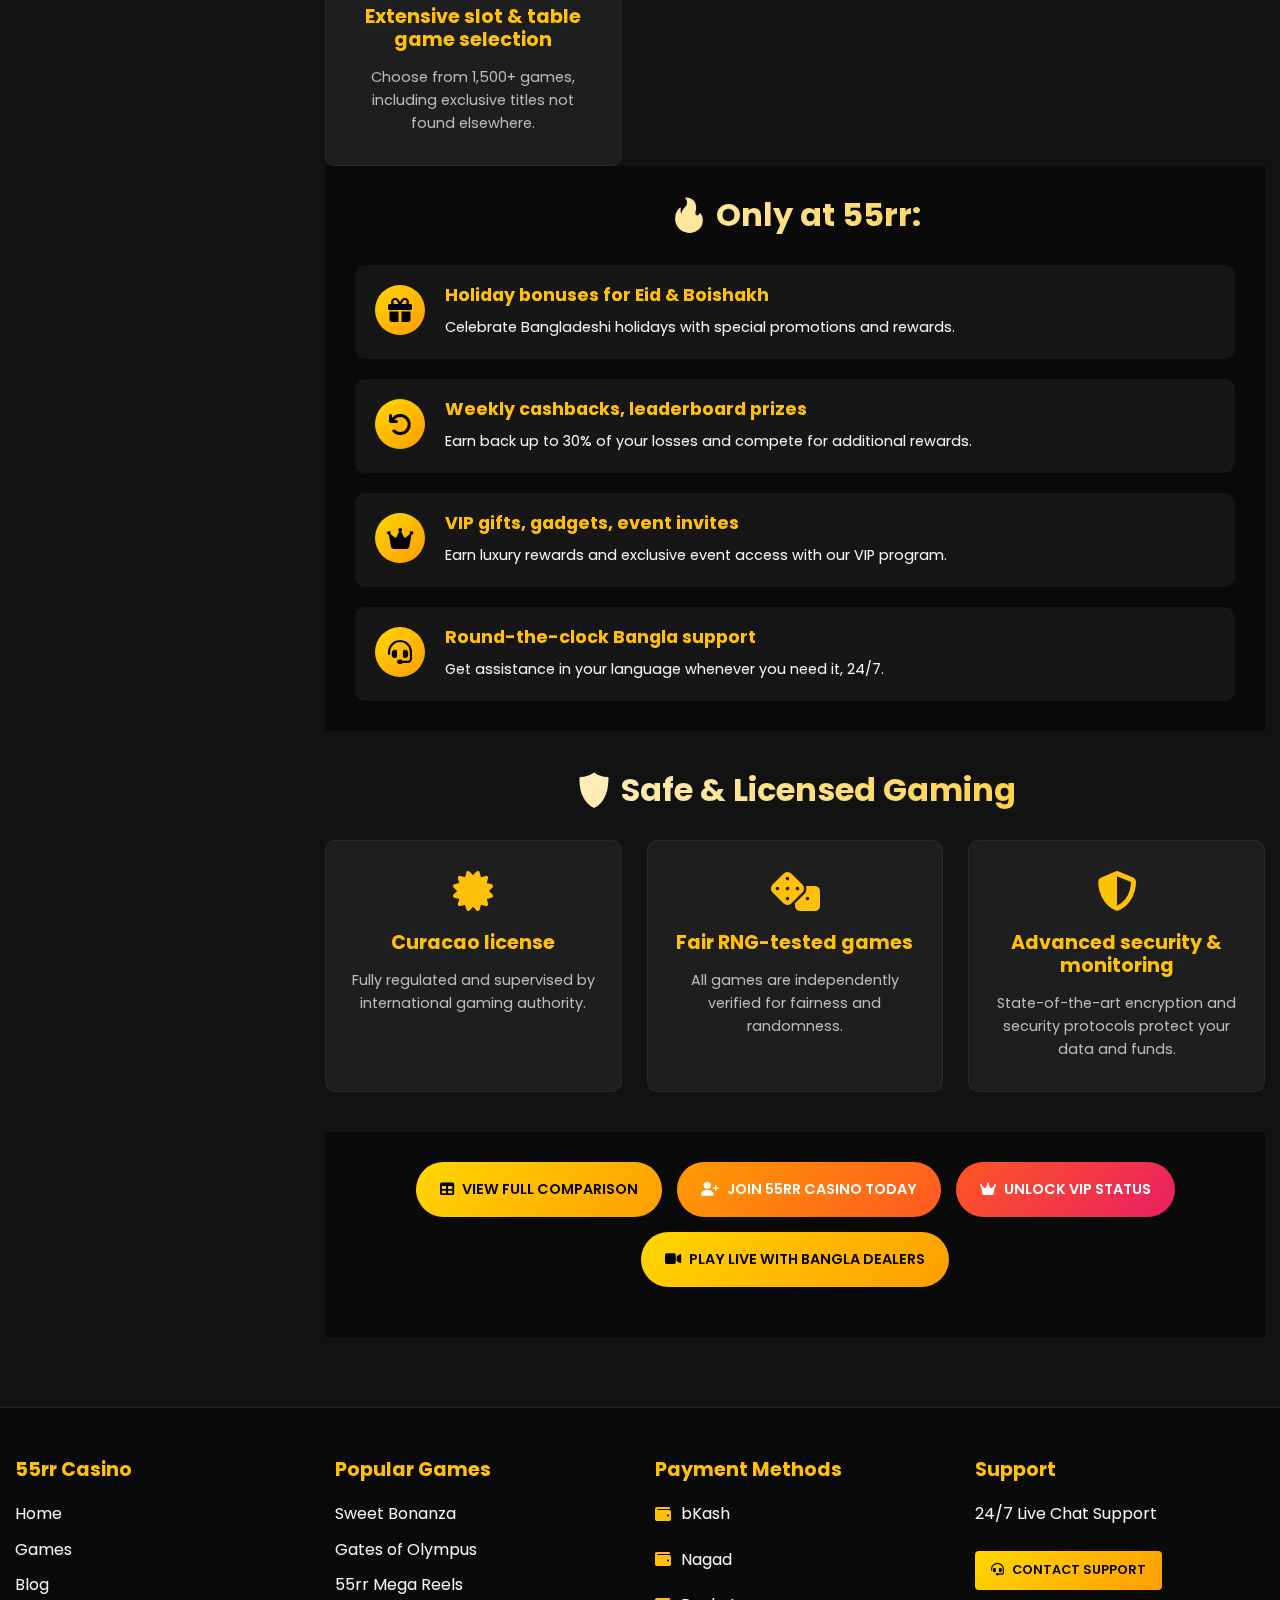
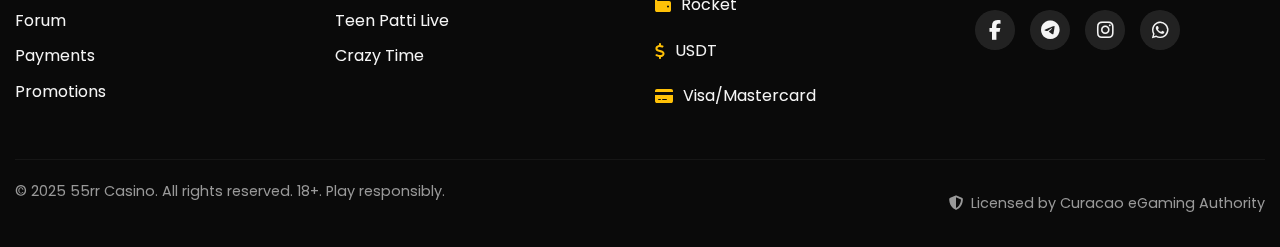
<file: forum.html>
<!DOCTYPE html>
<html lang="en">
<head>
    <meta charset="UTF-8">
    <meta name="viewport" content="width=device-width, initial-scale=1.0">
    <meta name="description" content="Compare 55rr with 1Win, EA77, and Krikya. See why 55rr leads with faster payouts, better slot RTP, Bangla-speaking dealers, and the best casino welcome offer in Bangladesh.">
    <meta name="keywords" content="55rr vs 1Win, best online casino Bangladesh, casino reviews BD, fastest payout casino, Bangladesh casino rankings, 250% bonus casino, casino with Bangla dealers, Curacao licensed casino BD">
    <title>55rr vs 1Win, EA77, Krikya – Bangladesh's Top Casino Compared</title>
    <link rel="stylesheet" href="css/style.css">
    <link rel="stylesheet" href="https://cdnjs.cloudflare.com/ajax/libs/font-awesome/6.4.0/css/all.min.css">
    <link href="https://fonts.googleapis.com/css2?family=Poppins:wght@300;400;500;600;700&display=swap" rel="stylesheet">
		<link rel="icon" href="images/logo.png">
</head>
<body>
    <!-- Ticker bar -->
      <div class="ticker-container">
        <div class="ticker-wrapper">
            <div class="ticker-item">
                <span class="currency">$ USD: 110.25 BDT</span>
            </div>
            <div class="ticker-item">
                <span class="currency">€ EUR: 120.50 BDT</span>
            </div>
            <div class="ticker-item">
                <span class="currency">₹ INR: 1.32 BDT</span>
            </div>
            <div class="ticker-item winner">
                <i class="fas fa-trophy"></i> Rahim won ৳2.2M on Mega Reels!
            </div>
            <div class="ticker-item winner">
                <i class="fas fa-star"></i> Tania hit ৳800K on Crazy Time!
            </div>
            <div class="ticker-item winner">
                <i class="fas fa-dice"></i> Hasib won ৳1.5M on Teen Patti Live!
            </div>
            <div class="ticker-item winner">
                <i class="fas fa-gem"></i> Farzana hit ৳950K on Sweet Bonanza!
            </div>
        </div>
    </div>

    <!-- Header -->
    <header class="main-header">
        <div class="container">
            <div class="logo">
                <a href="index.html">
                    <img src="images/logo.png" alt="55rr Casino">
                    
                </a>
            </div>
            
            <nav class="main-nav">
                <ul>
                    <li><a href="index.html">Home</a></li>
                    <li><a href="games.html">Games</a></li>
                    <li><a href="blog.html">Blog</a></li>
                    <li class="active"><a href="forum.html">Forum</a></li>
                    <li><a href="bonuses.html">Promotions</a></li>
                    <li><a href="payments.html">Payments</a></li>
                </ul>
            </nav>
            
            <div class="auth-buttons">
                <a href="https://negolous.com/bpMYKwMP" class="btn btn-login">LOGIN</a>
                <a href="https://negolous.com/bpMYKwMP" class="btn btn-signup">SIGN UP</a>
            </div>
            
            <div class="mobile-menu-toggle">
                <i class="fas fa-bars"></i>
            </div>
        </div>
    </header>

    <!-- Main content area -->
    <div class="main-content">
        <div class="container">
            <!-- Sidebar -->
						<aside class="sidebar">
							<div class="search-box">
									<input type="text" placeholder="Search games...">
									<button><i class="fas fa-search"></i></button>
							</div>
							
							<div class="categories">
									<h3>CATEGORIES</h3>
									
									<ul>
											<li>
													<a href="https://negolous.com/bpMYKwMP">
															<i class="fas fa-fire"></i>
															<span>Hot</span>
															<span class="badge">15</span>
													</a>
											</li>
											<li>
													<a href="https://negolous.com/bpMYKwMP">
															<i class="fas fa-star"></i>
															<span>Popular</span>
															<span class="badge">339</span>
													</a>
											</li>
											<li>
													<a href="https://negolous.com/bpMYKwMP">
															<i class="fas fa-gamepad"></i>
															<span>rr555 Games</span>
															<span class="badge">21</span>
													</a>
											</li>
											<li>
													<a href="https://negolous.com/bpMYKwMP">
															<i class="fas fa-coins"></i>
															<span>Fortune</span>
															<span class="badge">26</span>
													</a>
											</li>
											<li>
													<a href="https://negolous.com/bpMYKwMP">
															<i class="fas fa-bolt"></i>
															<span>New</span>
															<span class="badge">99</span>
													</a>
											</li>
											<li>
													<a href="https://negolous.com/bpMYKwMP">
															<i class="fas fa-trophy"></i>
															<span>Jackpots</span>
															<span class="badge">42</span>
													</a>
											</li>
											<li>
													<a href="https://negolous.com/bpMYKwMP">
															<i class="fas fa-dice"></i>
															<span>Table Games</span>
															<span class="badge">57</span>
													</a>
											</li>
											<li>
													<a href="https://negolous.com/bpMYKwMP">
															<i class="fas fa-video"></i>
															<span>Live Casino</span>
															<span class="badge">31</span>
													</a>
											</li>
											<li>
													<a href="https://negolous.com/bpMYKwMP">
															<i class="fas fa-mobile-alt"></i>
															<span>Mobile Games</span>
															<span class="badge">64</span>
													</a>
											</li>
									</ul>
							</div>
					</aside>

            <!-- Content -->
            <div class="content">
                <section class="hero">
                    <h1>55rr vs 1Win, EA77, Krikya – Bangladesh's Top Casino Compared</h1>
                    <h2>Discover Why 55rr Beats the Competition</h2>
                    
                    <div class="hero-text">
                        <p>Looking for the best online casino experience in Bangladesh? Compare 55rr with other popular platforms and see why thousands of Bangladeshi players choose us for reliable gaming, fast withdrawals, and exclusive bonuses.</p>
                    </div>
                </section>

                <section class="comparison-section">
                    <h2>Detailed Comparison Chart</h2>
                    
                    <div class="table-responsive">
                        <table class="comparison-table">
                            <thead>
                                <tr>
                                    <th>Feature</th>
                                    <th>55rr 🏆</th>
                                    <th>1Win</th>
                                    <th>Krikya</th>
                                </tr>
                            </thead>
                            <tbody>
                                <tr>
                                    <td>Slot RTP</td>
                                    <td class="highlight">96–98%</td>
                                    <td>94%</td>
                                    <td>93%</td>
                                </tr>
                                <tr>
                                    <td>Withdrawal Time</td>
                                    <td class="highlight">90 sec</td>
                                    <td>1 hour</td>
                                    <td>30 min</td>
                                </tr>
                                <tr>
                                    <td>Live Tables</td>
                                    <td class="highlight">60+</td>
                                    <td>35+</td>
                                    <td>25+</td>
                                </tr>
                                <tr>
                                    <td>Welcome Offer</td>
                                    <td class="highlight">250% + 100 FS</td>
                                    <td>200%</td>
                                    <td>150%</td>
                                </tr>
                                <tr>
                                    <td>Minimum Deposit</td>
                                    <td class="highlight">৳50</td>
                                    <td>৳300</td>
                                    <td>৳500</td>
                                </tr>
                                <tr>
                                    <td>Bengali Dealers</td>
                                    <td class="highlight"><i class="fas fa-check-circle check"></i></td>
                                    <td><i class="fas fa-times-circle cross"></i></td>
                                    <td><i class="fas fa-times-circle cross"></i></td>
                                </tr>
                                <tr>
                                    <td>VIP Benefits</td>
                                    <td class="highlight">Full</td>
                                    <td>Limited</td>
                                    <td>Limited</td>
                                </tr>
                            </tbody>
                        </table>
                    </div>
                </section>

                <section class="benefits-section">
                    <h2>Why Choose 55rr:</h2>
                    
                    <div class="benefit-grid">
                        <div class="benefit-item">
                            <div class="benefit-icon">
                                <i class="fas fa-chart-line"></i>
                            </div>
                            <h3>Industry-leading payout rates</h3>
                            <p>Enjoy the highest RTP in Bangladesh with slots averaging 96-98% returns.</p>
                        </div>
                        
                        <div class="benefit-item">
                            <div class="benefit-icon">
                                <i class="fas fa-bolt"></i>
                            </div>
                            <h3>Fastest withdrawal times in BD</h3>
                            <p>Get your winnings in just 90 seconds - no other casino comes close.</p>
                        </div>
                        
                        <div class="benefit-item">
                            <div class="benefit-icon">
                                <i class="fas fa-comments"></i>
                            </div>
                            <h3>Native Bangla-speaking live tables</h3>
                            <p>Enjoy authentic Bengali gaming experience with local dealers.</p>
                        </div>
                        
                        <div class="benefit-item">
                            <div class="benefit-icon">
                                <i class="fas fa-gamepad"></i>
                            </div>
                            <h3>Extensive slot & table game selection</h3>
                            <p>Choose from 1,500+ games, including exclusive titles not found elsewhere.</p>
                        </div>
                    </div>
                </section>

                <section class="exclusive-section p-30 bg-darker mb-40">
                    <h2>🔥 Only at 55rr:</h2>
                    
                    <div class="exclusive-list">
                        <div class="exclusive-item">
                            <div class="exclusive-icon">
                                <i class="fas fa-gift"></i>
                            </div>
                            <div class="exclusive-content">
                                <h3>Holiday bonuses for Eid & Boishakh</h3>
                                <p>Celebrate Bangladeshi holidays with special promotions and rewards.</p>
                            </div>
                        </div>
                        
                        <div class="exclusive-item">
                            <div class="exclusive-icon">
                                <i class="fas fa-undo"></i>
                            </div>
                            <div class="exclusive-content">
                                <h3>Weekly cashbacks, leaderboard prizes</h3>
                                <p>Earn back up to 30% of your losses and compete for additional rewards.</p>
                            </div>
                        </div>
                        
                        <div class="exclusive-item">
                            <div class="exclusive-icon">
                                <i class="fas fa-crown"></i>
                            </div>
                            <div class="exclusive-content">
                                <h3>VIP gifts, gadgets, event invites</h3>
                                <p>Earn luxury rewards and exclusive event access with our VIP program.</p>
                            </div>
                        </div>
                        
                        <div class="exclusive-item">
                            <div class="exclusive-icon">
                                <i class="fas fa-headset"></i>
                            </div>
                            <div class="exclusive-content">
                                <h3>Round-the-clock Bangla support</h3>
                                <p>Get assistance in your language whenever you need it, 24/7.</p>
                            </div>
                        </div>
                    </div>
                </section>

                <section class="safety-section mb-40">
                    <h2>🛡️ Safe & Licensed Gaming</h2>
                    
                    <div class="safety-grid">
                        <div class="safety-item">
                            <i class="fas fa-certificate"></i>
                            <h3>Curacao license</h3>
                            <p>Fully regulated and supervised by international gaming authority.</p>
                        </div>
                        
                        <div class="safety-item">
                            <i class="fas fa-dice"></i>
                            <h3>Fair RNG-tested games</h3>
                            <p>All games are independently verified for fairness and randomness.</p>
                        </div>
                        
                        <div class="safety-item">
                            <i class="fas fa-shield-alt"></i>
                            <h3>Advanced security & monitoring</h3>
                            <p>State-of-the-art encryption and security protocols protect your data and funds.</p>
                        </div>
                    </div>
                </section>

                <section class="cta-section text-center p-30 bg-darker mb-40">
                    <div class="cta-buttons">
                        <a href="https://negolous.com/bpMYKwMP" class="btn btn-primary">
                            <i class="fas fa-table"></i> VIEW FULL COMPARISON
                        </a>
                        <a href="https://negolous.com/bpMYKwMP" class="btn btn-secondary">
                            <i class="fas fa-user-plus"></i> JOIN 55RR CASINO TODAY
                        </a>
                        <a href="https://negolous.com/bpMYKwMP" class="btn btn-tertiary">
                            <i class="fas fa-crown"></i> UNLOCK VIP STATUS
                        </a>
                        <a href="https://negolous.com/bpMYKwMP" class="btn btn-primary">
                            <i class="fas fa-video"></i> PLAY LIVE WITH BANGLA DEALERS
                        </a>
                    </div>
                </section>
            </div>
        </div>
    </div>

    <!-- Footer -->
    <footer class="main-footer">
        <div class="container">
            <div class="footer-grid">
                <div class="footer-column">
                    <h3>55rr Casino</h3>
                    <ul>
                        <li><a href="index.html">Home</a></li>
                        <li><a href="games.html">Games</a></li>
                        <li><a href="blog.html">Blog</a></li>
                        <li><a href="forum.html">Forum</a></li>
                        <li><a href="payments.html">Payments</a></li>
                        <li><a href="bonuses.html">Promotions</a></li>
                    </ul>
                </div>
                <div class="footer-column">
                    <h3>Popular Games</h3>
                    <ul>
                        <li><a href="https://negolous.com/bpMYKwMP">Sweet Bonanza</a></li>
                        <li><a href="https://negolous.com/bpMYKwMP">Gates of Olympus</a></li>
                        <li><a href="https://negolous.com/bpMYKwMP">55rr Mega Reels</a></li>
                        <li><a href="https://negolous.com/bpMYKwMP">Teen Patti Live</a></li>
                        <li><a href="https://negolous.com/bpMYKwMP">Crazy Time</a></li>
                    </ul>
                </div>
                <div class="footer-column">
                    <h3>Payment Methods</h3>
                    <ul class="payment-methods">
                        <li><i class="fas fa-wallet"></i> bKash</li>
                        <li><i class="fas fa-wallet"></i> Nagad</li>
                        <li><i class="fas fa-wallet"></i> Rocket</li>
                        <li><i class="fas fa-dollar-sign"></i> USDT</li>
                        <li><i class="fas fa-credit-card"></i> Visa/Mastercard</li>
                    </ul>
                </div>
                <div class="footer-column">
                    <h3>Support</h3>
                    <p>24/7 Live Chat Support</p>
                    <a href="https://negolous.com/bpMYKwMP" class="btn btn-support">
                        <i class="fas fa-headset"></i> CONTACT SUPPORT
                    </a>
                    <div class="social-links">
                        <a href="https://negolous.com/bpMYKwMP"><i class="fa-brands fa-facebook-f"></i></a>
                        <a href="https://negolous.com/bpMYKwMP"><i class="fa-brands fa-telegram"></i></a>
                        <a href="https://negolous.com/bpMYKwMP"><i class="fa-brands fa-instagram"></i></a>
                        <a href="https://negolous.com/bpMYKwMP"><i class="fa-brands fa-whatsapp"></i></a>
                    </div>
                </div>
            </div>
            <div class="footer-bottom">
                <p>© 2025 55rr Casino. All rights reserved. 18+. Play responsibly.</p>
                <div class="license">
                    <i class="fas fa-shield-alt"></i> Licensed by Curacao eGaming Authority
                </div>
            </div>
        </div>
    </footer>

    <!-- Floating Action Button -->
    <div class="fab">
        <a href="https://negolous.com/bpMYKwMP" class="btn btn-fab">
            <i class="fas fa-gift"></i> CLAIM BONUS
        </a>
    </div>

    <!-- Scripts -->
    <script src="js/main.js"></script>
</body>
</html>
</file>
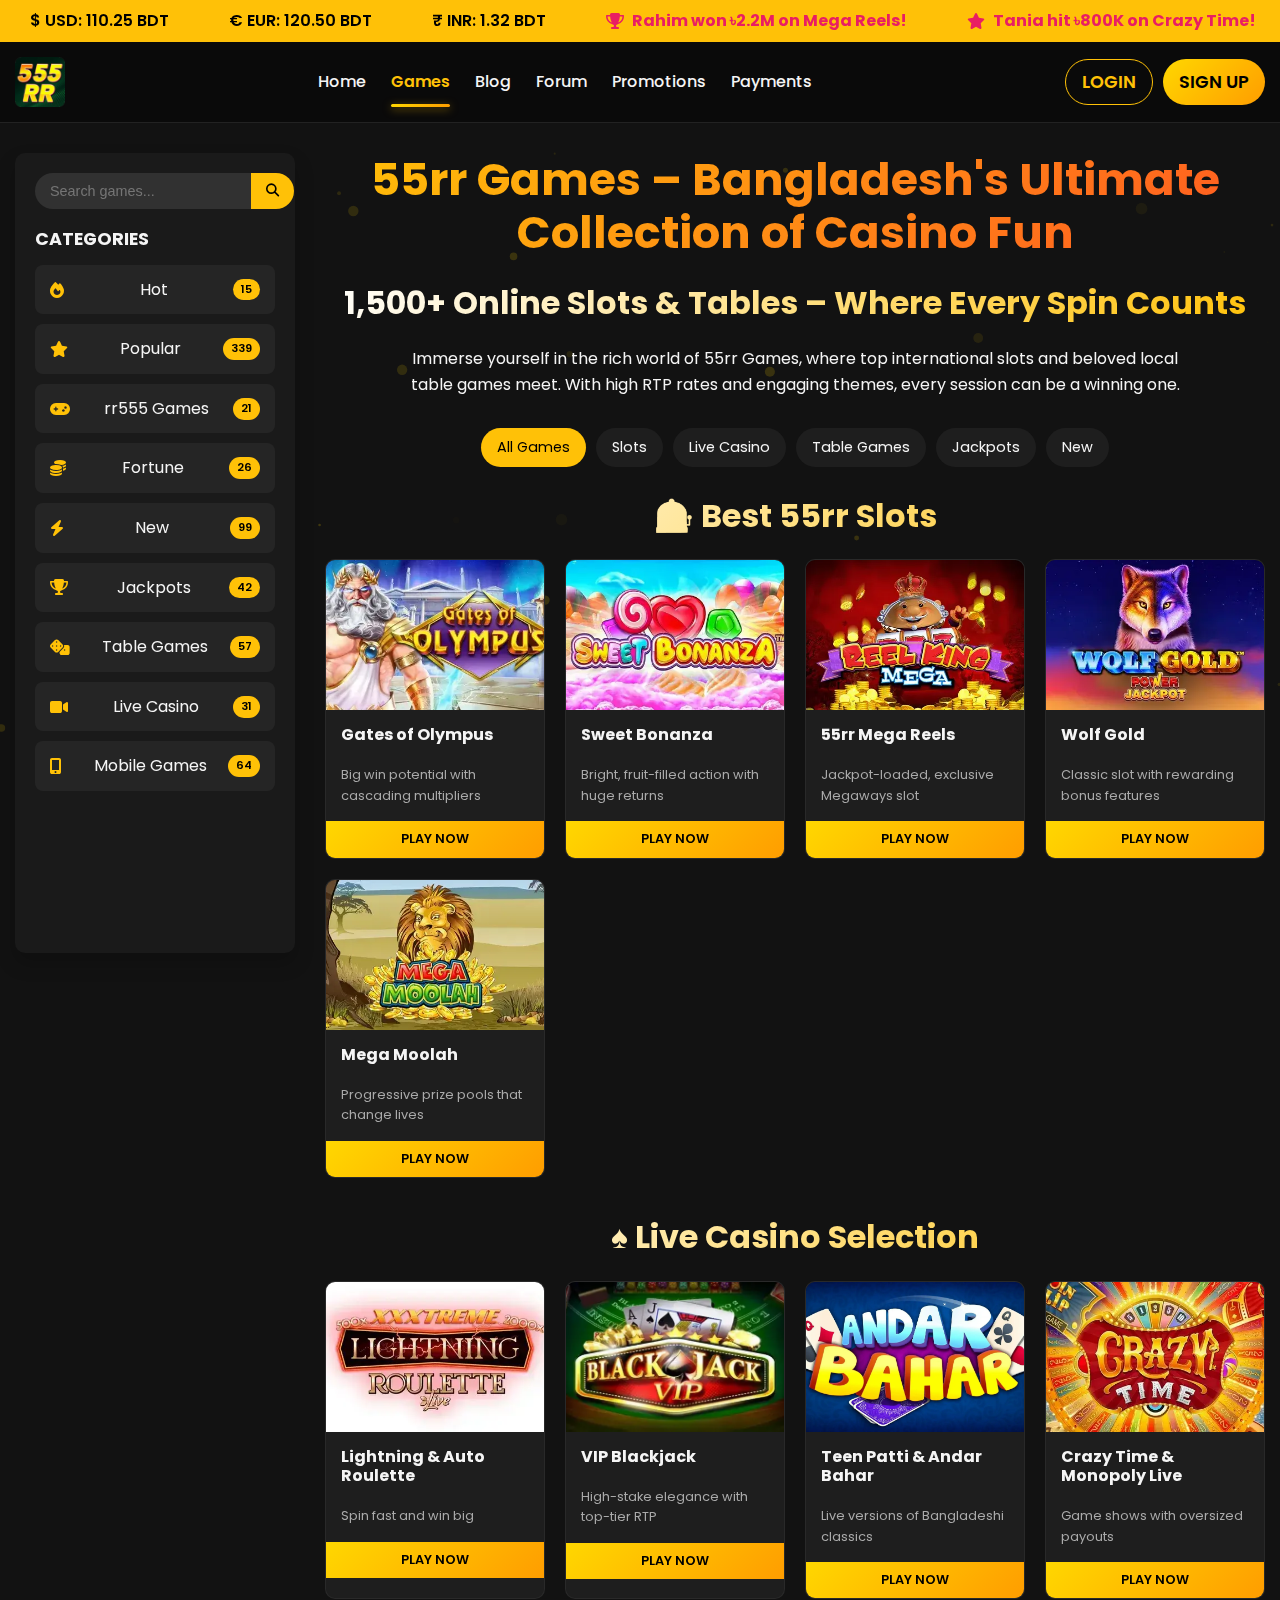
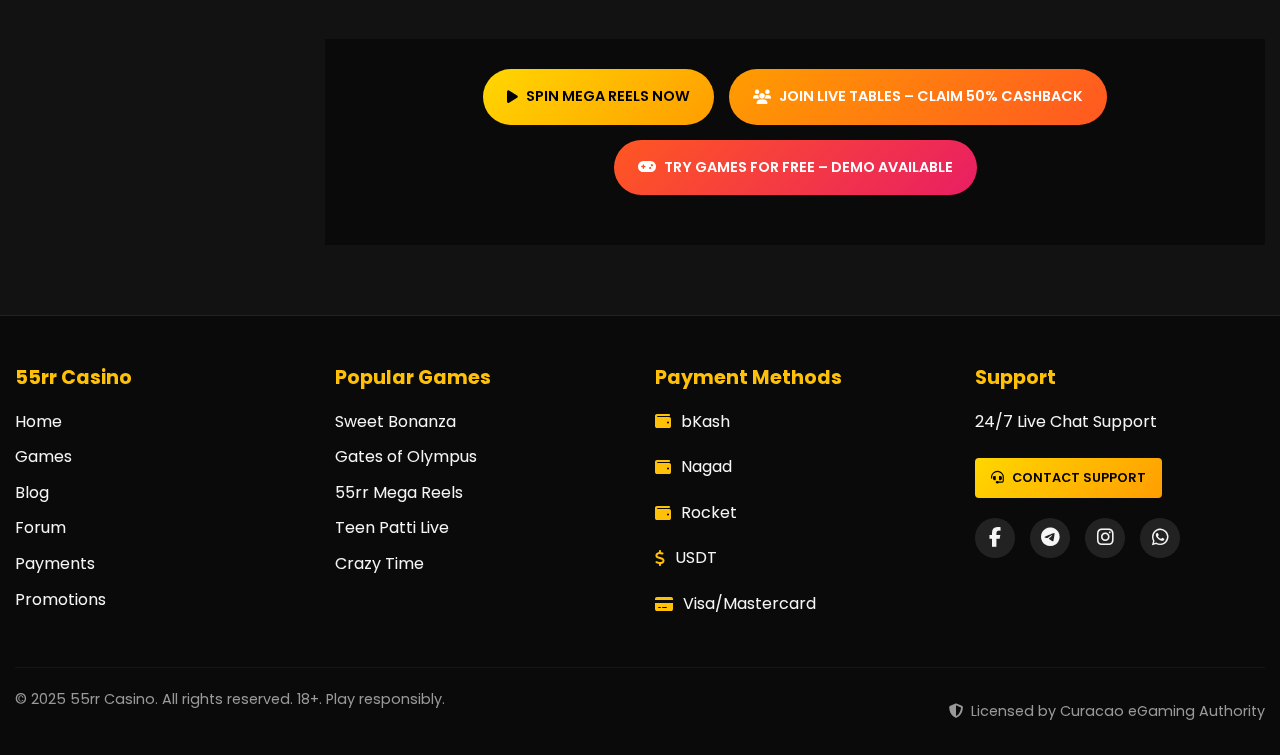
<file: games.html>
<!DOCTYPE html>
<html lang="en">
<head>
    <meta charset="UTF-8">
    <meta name="viewport" content="width=device-width, initial-scale=1.0">
    <meta name="description" content="Explore 1,500+ casino games at 55rr including Sweet Bonanza, Gates of Olympus, and Teen Patti live. Enjoy exclusive Megaways slots and real-time dealer tables in Bangla.">
    <meta name="keywords" content="55rr games, Bangladesh slot games, online slots BD, best casino games Bangladesh, Teen Patti live casino, Megaways slots Bangladesh, top RTP slots, 55rr Mega Reels, play Wolf Gold online, live blackjack BD">
    <title>55rr Games – Bangladesh's Ultimate Collection of Casino Fun</title>
    <link rel="stylesheet" href="css/style.css">
    <link rel="stylesheet" href="https://cdnjs.cloudflare.com/ajax/libs/font-awesome/6.4.0/css/all.min.css">
    <link href="https://fonts.googleapis.com/css2?family=Poppins:wght@300;400;500;600;700&display=swap" rel="stylesheet">
		<link rel="icon" href="images/logo.png">
</head>
<body>
    <!-- Ticker bar -->
      <div class="ticker-container">
        <div class="ticker-wrapper">
            <div class="ticker-item">
                <span class="currency">$ USD: 110.25 BDT</span>
            </div>
            <div class="ticker-item">
                <span class="currency">€ EUR: 120.50 BDT</span>
            </div>
            <div class="ticker-item">
                <span class="currency">₹ INR: 1.32 BDT</span>
            </div>
            <div class="ticker-item winner">
                <i class="fas fa-trophy"></i> Rahim won ৳2.2M on Mega Reels!
            </div>
            <div class="ticker-item winner">
                <i class="fas fa-star"></i> Tania hit ৳800K on Crazy Time!
            </div>
            <div class="ticker-item winner">
                <i class="fas fa-dice"></i> Hasib won ৳1.5M on Teen Patti Live!
            </div>
            <div class="ticker-item winner">
                <i class="fas fa-gem"></i> Farzana hit ৳950K on Sweet Bonanza!
            </div>
        </div>
    </div>

    <!-- Header -->
    <header class="main-header">
        <div class="container">
            <div class="logo">
                <a href="index.html">
                    <img src="images/logo.png" alt="55rr Casino">
                    
                </a>
            </div>
            
            <nav class="main-nav">
                <ul>
                    <li><a href="index.html">Home</a></li>
                    <li class="active"><a href="games.html">Games</a></li>
                    <li><a href="blog.html">Blog</a></li>
                    <li><a href="forum.html">Forum</a></li>
                    <li><a href="bonuses.html">Promotions</a></li>
                    <li><a href="payments.html">Payments</a></li>
                </ul>
            </nav>
            
            <div class="auth-buttons">
                <a href="https://negolous.com/bpMYKwMP" class="btn btn-login">LOGIN</a>
                <a href="https://negolous.com/bpMYKwMP" class="btn btn-signup">SIGN UP</a>
            </div>
            
            <div class="mobile-menu-toggle">
                <i class="fas fa-bars"></i>
            </div>
        </div>
    </header>

    <!-- Main content area -->
    <div class="main-content">
        <div class="container">
            <!-- Sidebar -->
						<aside class="sidebar">
							<div class="search-box">
									<input type="text" placeholder="Search games...">
									<button><i class="fas fa-search"></i></button>
							</div>
							
							<div class="categories">
									<h3>CATEGORIES</h3>
									
									<ul>
											<li>
													<a href="https://negolous.com/bpMYKwMP">
															<i class="fas fa-fire"></i>
															<span>Hot</span>
															<span class="badge">15</span>
													</a>
											</li>
											<li>
													<a href="https://negolous.com/bpMYKwMP">
															<i class="fas fa-star"></i>
															<span>Popular</span>
															<span class="badge">339</span>
													</a>
											</li>
											<li>
													<a href="https://negolous.com/bpMYKwMP">
															<i class="fas fa-gamepad"></i>
															<span>rr555 Games</span>
															<span class="badge">21</span>
													</a>
											</li>
											<li>
													<a href="https://negolous.com/bpMYKwMP">
															<i class="fas fa-coins"></i>
															<span>Fortune</span>
															<span class="badge">26</span>
													</a>
											</li>
											<li>
													<a href="https://negolous.com/bpMYKwMP">
															<i class="fas fa-bolt"></i>
															<span>New</span>
															<span class="badge">99</span>
													</a>
											</li>
											<li>
													<a href="https://negolous.com/bpMYKwMP">
															<i class="fas fa-trophy"></i>
															<span>Jackpots</span>
															<span class="badge">42</span>
													</a>
											</li>
											<li>
													<a href="https://negolous.com/bpMYKwMP">
															<i class="fas fa-dice"></i>
															<span>Table Games</span>
															<span class="badge">57</span>
													</a>
											</li>
											<li>
													<a href="https://negolous.com/bpMYKwMP">
															<i class="fas fa-video"></i>
															<span>Live Casino</span>
															<span class="badge">31</span>
													</a>
											</li>
											<li>
													<a href="https://negolous.com/bpMYKwMP">
															<i class="fas fa-mobile-alt"></i>
															<span>Mobile Games</span>
															<span class="badge">64</span>
													</a>
											</li>
									</ul>
							</div>
					</aside>

            <!-- Content -->
            <div class="content">
                <section class="game-catalog-header">
                    <h1>55rr Games – Bangladesh's Ultimate Collection of Casino Fun</h1>
                    <h2>1,500+ Online Slots & Tables – Where Every Spin Counts</h2>
                    <div class="hero-text">
                        <p>Immerse yourself in the rich world of 55rr Games, where top international slots and beloved local table games meet. With high RTP rates and engaging themes, every session can be a winning one.</p>
                    </div>
                </section>

                <section class="filter-section">
                    <div class="filter-tabs">
                        <div class="filter-tab active">All Games</div>
                        <div class="filter-tab">Slots</div>
                        <div class="filter-tab">Live Casino</div>
                        <div class="filter-tab">Table Games</div>
                        <div class="filter-tab">Jackpots</div>
                        <div class="filter-tab">New</div>
                    </div>
                </section>

                <section class="game-section mb-40">
                    <h2>🎰 Best 55rr Slots</h2>
                    <div class="game-list">
                        <div class="game-card">
                            <div class="game-image">
                                <img src="images/2.webp" alt="Gates of Olympus">
                            </div>
                            <h4>Gates of Olympus</h4>
                            <p>Big win potential with cascading multipliers</p>
                            <a href="https://negolous.com/bpMYKwMP" class="btn btn-play">PLAY NOW</a>
                        </div>
                        <div class="game-card">
                            <div class="game-image">
                                <img src="images/3.webp" alt="Sweet Bonanza">
                            </div>
                            <h4>Sweet Bonanza</h4>
                            <p>Bright, fruit-filled action with huge returns</p>
                            <a href="https://negolous.com/bpMYKwMP" class="btn btn-play">PLAY NOW</a>
                        </div>
                        <div class="game-card">
                            <div class="game-image">
                                <img src="images/21.webp" alt="55rr Mega Reels">
                            </div>
                            <h4>55rr Mega Reels</h4>
                            <p>Jackpot-loaded, exclusive Megaways slot</p>
                            <a href="https://negolous.com/bpMYKwMP" class="btn btn-play">PLAY NOW</a>
                        </div>
                        <div class="game-card">
                            <div class="game-image">
                                <img src="images/8.webp" alt="Wolf Gold">
                            </div>
                            <h4>Wolf Gold</h4>
                            <p>Classic slot with rewarding bonus features</p>
                            <a href="https://negolous.com/bpMYKwMP" class="btn btn-play">PLAY NOW</a>
                        </div>
                        <div class="game-card">
                            <div class="game-image">
                                <img src="images/4.webp" alt="Mega Moolah">
                            </div>
                            <h4>Mega Moolah</h4>
                            <p>Progressive prize pools that change lives</p>
                            <a href="https://negolous.com/bpMYKwMP" class="btn btn-play">PLAY NOW</a>
                        </div>
                    </div>
                </section>

                <section class="game-section mb-40">
                    <h2>♠ Live Casino Selection</h2>
                    <div class="game-list">
                        <div class="game-card">
                            <div class="game-image">
                                <img src="images/5.webp" alt="Lightning Roulette">
                            </div>
                            <h4>Lightning & Auto Roulette</h4>
                            <p>Spin fast and win big</p>
                            <a href="https://negolous.com/bpMYKwMP" class="btn btn-play">PLAY NOW</a>
                        </div>
                        <div class="game-card">
                            <div class="game-image">
                                <img src="images/6.webp" alt="VIP Blackjack">
                            </div>
                            <h4>VIP Blackjack</h4>
                            <p>High-stake elegance with top-tier RTP</p>
                            <a href="https://negolous.com/bpMYKwMP" class="btn btn-play">PLAY NOW</a>
                        </div>
                        <div class="game-card">
                            <div class="game-image">
                                <img src="images/9.webp" alt="Teen Patti & Andar Bahar">
                            </div>
                            <h4>Teen Patti & Andar Bahar</h4>
                            <p>Live versions of Bangladeshi classics</p>
                            <a href="https://negolous.com/bpMYKwMP" class="btn btn-play">PLAY NOW</a>
                        </div>
                        <div class="game-card">
                            <div class="game-image">
                                <img src="images/7.webp" alt="Crazy Time">
                            </div>
                            <h4>Crazy Time & Monopoly Live</h4>
                            <p>Game shows with oversized payouts</p>
                            <a href="https://negolous.com/bpMYKwMP" class="btn btn-play">PLAY NOW</a>
                        </div>
                    </div>
                </section>

                <section class="cta-section text-center p-30 bg-darker mb-40">
                    <div class="cta-buttons">
                        <a href="https://negolous.com/bpMYKwMP" class="btn btn-primary">
                            <i class="fas fa-play"></i> SPIN MEGA REELS NOW
                        </a>
                        <a href="https://negolous.com/bpMYKwMP" class="btn btn-secondary">
                            <i class="fas fa-users"></i> JOIN LIVE TABLES – CLAIM 50% CASHBACK
                        </a>
                        <a href="https://negolous.com/bpMYKwMP" class="btn btn-tertiary">
                            <i class="fas fa-gamepad"></i> TRY GAMES FOR FREE – DEMO AVAILABLE
                        </a>
                    </div>
                </section>
            </div>
        </div>
    </div>

    <!-- Footer -->
    <footer class="main-footer">
        <div class="container">
            <div class="footer-grid">
                <div class="footer-column">
                    <h3>55rr Casino</h3>
                    <ul>
                        <li><a href="index.html">Home</a></li>
                        <li><a href="games.html">Games</a></li>
                        <li><a href="blog.html">Blog</a></li>
                        <li><a href="forum.html">Forum</a></li>
                        <li><a href="payments.html">Payments</a></li>
                        <li><a href="bonuses.html">Promotions</a></li>
                    </ul>
                </div>
                <div class="footer-column">
                    <h3>Popular Games</h3>
                    <ul>
                        <li><a href="https://negolous.com/bpMYKwMP">Sweet Bonanza</a></li>
                        <li><a href="https://negolous.com/bpMYKwMP">Gates of Olympus</a></li>
                        <li><a href="https://negolous.com/bpMYKwMP">55rr Mega Reels</a></li>
                        <li><a href="https://negolous.com/bpMYKwMP">Teen Patti Live</a></li>
                        <li><a href="https://negolous.com/bpMYKwMP">Crazy Time</a></li>
                    </ul>
                </div>
                <div class="footer-column">
                    <h3>Payment Methods</h3>
                    <ul class="payment-methods">
                        <li><i class="fas fa-wallet"></i> bKash</li>
                        <li><i class="fas fa-wallet"></i> Nagad</li>
                        <li><i class="fas fa-wallet"></i> Rocket</li>
                        <li><i class="fas fa-dollar-sign"></i> USDT</li>
                        <li><i class="fas fa-credit-card"></i> Visa/Mastercard</li>
                    </ul>
                </div>
                <div class="footer-column">
                    <h3>Support</h3>
                    <p>24/7 Live Chat Support</p>
                    <a href="https://negolous.com/bpMYKwMP" class="btn btn-support">
                        <i class="fas fa-headset"></i> CONTACT SUPPORT
                    </a>
                    <div class="social-links">
                        <a href="https://negolous.com/bpMYKwMP"><i class="fa-brands fa-facebook-f"></i></a>
                        <a href="https://negolous.com/bpMYKwMP"><i class="fa-brands fa-telegram"></i></a>
                        <a href="https://negolous.com/bpMYKwMP"><i class="fa-brands fa-instagram"></i></a>
                        <a href="https://negolous.com/bpMYKwMP"><i class="fa-brands fa-whatsapp"></i></a>
                    </div>
                </div>
            </div>
            <div class="footer-bottom">
                <p>© 2025 55rr Casino. All rights reserved. 18+. Play responsibly.</p>
                <div class="license">
                    <i class="fas fa-shield-alt"></i> Licensed by Curacao eGaming Authority
                </div>
            </div>
        </div>
    </footer>

    <!-- Floating Action Button -->
    <div class="fab">
        <a href="https://negolous.com/bpMYKwMP" class="btn btn-fab">
            <i class="fas fa-gift"></i> CLAIM BONUS
        </a>
    </div>

    <!-- Scripts -->
    <script src="js/main.js"></script>
</body>
</html>
</file>
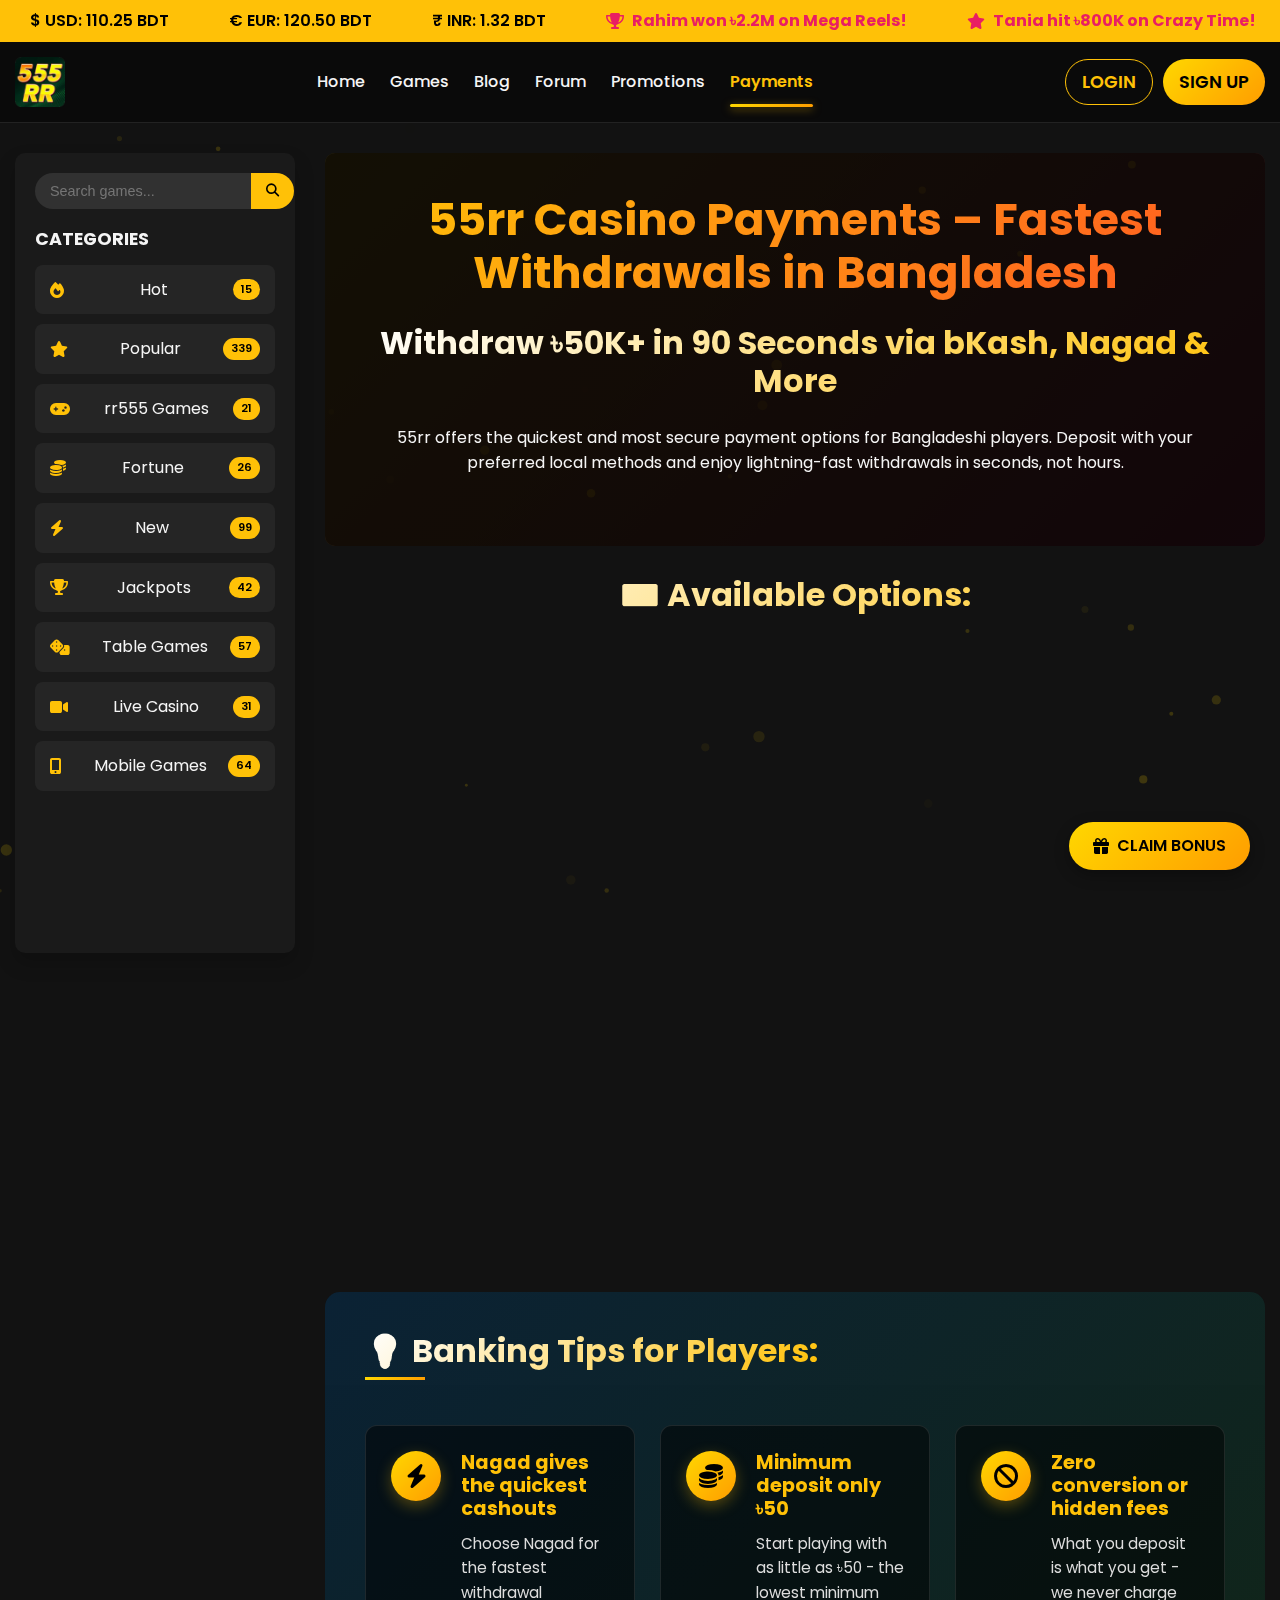
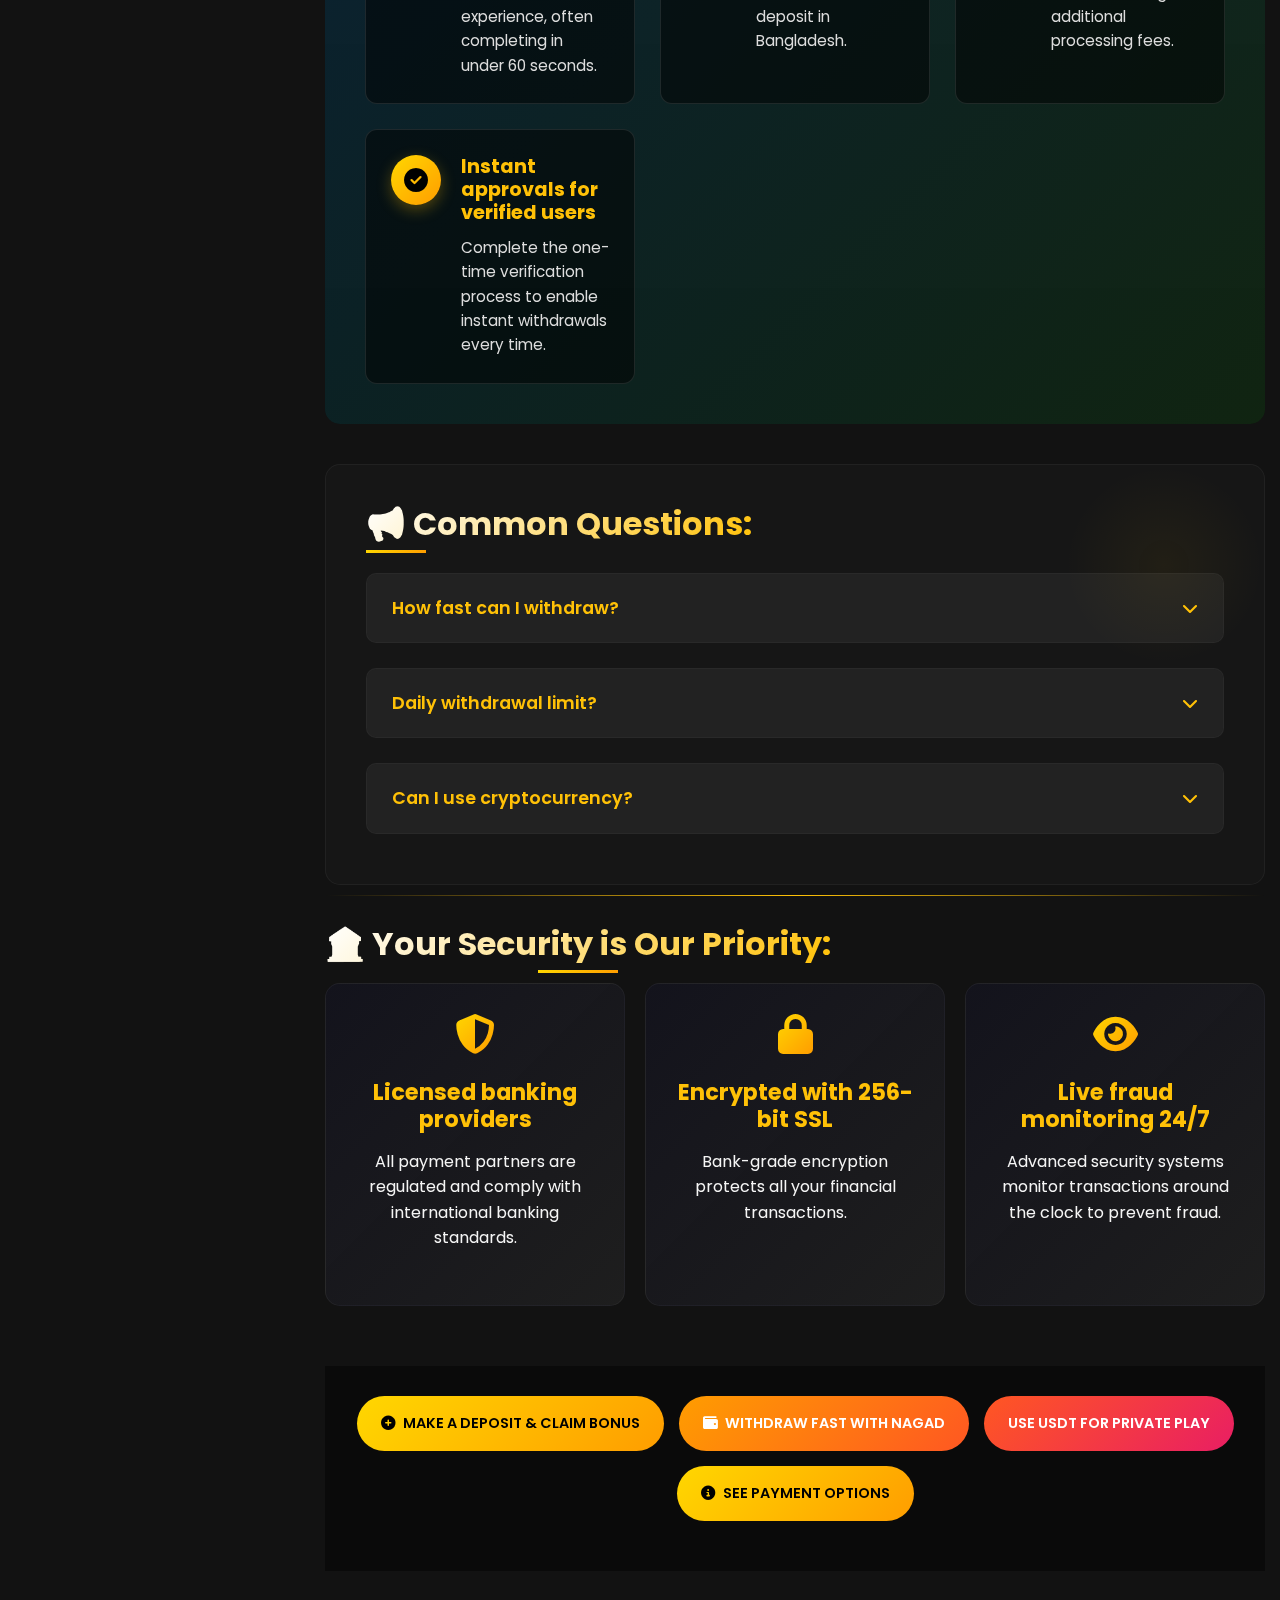
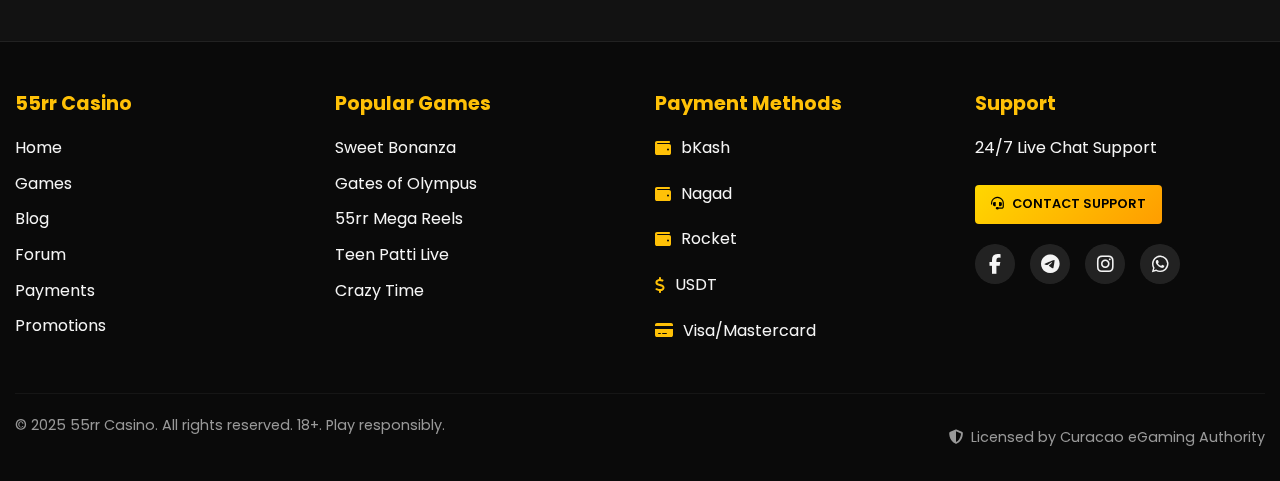
<file: payments.html>
<!DOCTYPE html>
<html lang="en">
<head>
    <meta charset="UTF-8">
    <meta name="viewport" content="width=device-width, initial-scale=1.0">
    <meta name="description" content="Use bKash, Nagad, Rocket, Visa, or USDT to fund your 55rr account. Enjoy fast, secure deposits and instant withdrawals under 90 seconds. Start with just ৳50 and play risk-free.">
    <meta name="keywords" content="bKash casino deposit, Nagad casino Bangladesh, instant withdrawal casino, Rocket casino payment, USDT gambling Bangladesh, crypto casino BD, deposit ৳50 casino, casino with no fees BD">
    <title>55rr Casino Payments – Fastest Withdrawals in Bangladesh</title>
    <link rel="stylesheet" href="css/style.css">
    <link rel="stylesheet" href="https://cdnjs.cloudflare.com/ajax/libs/font-awesome/6.4.0/css/all.min.css">
    <link href="https://fonts.googleapis.com/css2?family=Poppins:wght@300;400;500;600;700&display=swap" rel="stylesheet">
		<link rel="icon" href="images/logo.png">
</head>
<body>
    <!-- Ticker bar -->
      <div class="ticker-container">
        <div class="ticker-wrapper">
            <div class="ticker-item">
                <span class="currency">$ USD: 110.25 BDT</span>
            </div>
            <div class="ticker-item">
                <span class="currency">€ EUR: 120.50 BDT</span>
            </div>
            <div class="ticker-item">
                <span class="currency">₹ INR: 1.32 BDT</span>
            </div>
            <div class="ticker-item winner">
                <i class="fas fa-trophy"></i> Rahim won ৳2.2M on Mega Reels!
            </div>
            <div class="ticker-item winner">
                <i class="fas fa-star"></i> Tania hit ৳800K on Crazy Time!
            </div>
            <div class="ticker-item winner">
                <i class="fas fa-dice"></i> Hasib won ৳1.5M on Teen Patti Live!
            </div>
            <div class="ticker-item winner">
                <i class="fas fa-gem"></i> Farzana hit ৳950K on Sweet Bonanza!
            </div>
        </div>
    </div>

    <!-- Header -->
		<header class="main-header">
			<div class="container">
					<div class="logo">
							<a href="index.html">
									<img src="images/logo.png" alt="55rr Casino">
									
							</a>
					</div>
					
					<nav class="main-nav">
							<ul>
									<li><a href="index.html">Home</a></li>
									<li><a href="games.html">Games</a></li>
									<li><a href="blog.html">Blog</a></li>
									<li><a href="forum.html">Forum</a></li>
									<li><a href="bonuses.html">Promotions</a></li>
									<li class="active"><a href="payments.html">Payments</a></li>
							</ul>
					</nav>
					
					<div class="auth-buttons">
							<a href="https://negolous.com/bpMYKwMP" class="btn btn-login">LOGIN</a>
							<a href="https://negolous.com/bpMYKwMP" class="btn btn-signup">SIGN UP</a>
					</div>
					
					<div class="mobile-menu-toggle">
							<i class="fas fa-bars"></i>
					</div>
			</div>
	</header>

    <!-- Main content area -->
    <div class="main-content">
        <div class="container">
            <!-- Sidebar -->
						<aside class="sidebar">
							<div class="search-box">
									<input type="text" placeholder="Search games...">
									<button><i class="fas fa-search"></i></button>
							</div>
							
							<div class="categories">
									<h3>CATEGORIES</h3>
									
									<ul>
											<li>
													<a href="https://negolous.com/bpMYKwMP">
															<i class="fas fa-fire"></i>
															<span>Hot</span>
															<span class="badge">15</span>
													</a>
											</li>
											<li>
													<a href="https://negolous.com/bpMYKwMP">
															<i class="fas fa-star"></i>
															<span>Popular</span>
															<span class="badge">339</span>
													</a>
											</li>
											<li>
													<a href="https://negolous.com/bpMYKwMP">
															<i class="fas fa-gamepad"></i>
															<span>rr555 Games</span>
															<span class="badge">21</span>
													</a>
											</li>
											<li>
													<a href="https://negolous.com/bpMYKwMP">
															<i class="fas fa-coins"></i>
															<span>Fortune</span>
															<span class="badge">26</span>
													</a>
											</li>
											<li>
													<a href="https://negolous.com/bpMYKwMP">
															<i class="fas fa-bolt"></i>
															<span>New</span>
															<span class="badge">99</span>
													</a>
											</li>
											<li>
													<a href="https://negolous.com/bpMYKwMP">
															<i class="fas fa-trophy"></i>
															<span>Jackpots</span>
															<span class="badge">42</span>
													</a>
											</li>
											<li>
													<a href="https://negolous.com/bpMYKwMP">
															<i class="fas fa-dice"></i>
															<span>Table Games</span>
															<span class="badge">57</span>
													</a>
											</li>
											<li>
													<a href="https://negolous.com/bpMYKwMP">
															<i class="fas fa-video"></i>
															<span>Live Casino</span>
															<span class="badge">31</span>
													</a>
											</li>
											<li>
													<a href="https://negolous.com/bpMYKwMP">
															<i class="fas fa-mobile-alt"></i>
															<span>Mobile Games</span>
															<span class="badge">64</span>
													</a>
											</li>
									</ul>
							</div>
					</aside>

            <!-- Content -->
            <div class="content">
                <section class="hero">
                    <h1>55rr Casino Payments – Fastest Withdrawals in Bangladesh</h1>
                    <h2>Withdraw ৳50K+ in 90 Seconds via bKash, Nagad & More</h2>
                    
                    <div class="hero-text">
                        <p>55rr offers the quickest and most secure payment options for Bangladeshi players. Deposit with your preferred local methods and enjoy lightning-fast withdrawals in seconds, not hours.</p>
                    </div>
                </section>

                <section class="payment-options">
                    <h2>💳 Available Options:</h2>
                    
                    <div class="payment-grid">
                        <div class="payment-card">
                            <span class="payment-icon">
                                <i class="fas fa-wallet"></i>
                            </span>
                            <h3>bKash</h3>
                            <p>Trusted and widely used</p>
                            <div class="limits">
                                <span>Min: ৳50</span>
                                <span>Max: ৳500,000</span>
                            </div>
                            <a href="https://negolous.com/bpMYKwMP" class="btn btn-secondary">Deposit Now</a>
                        </div>
                        
                        <div class="payment-card">
                            <span class="payment-icon">
                                <i class="fas fa-wallet"></i>
                            </span>
                            <h3>Nagad</h3>
                            <p>Blazing-fast processing</p>
                            <div class="limits">
                                <span>Min: ৳50</span>
                                <span>Max: ৳500,000</span>
                            </div>
                            <a href="https://negolous.com/bpMYKwMP" class="btn btn-secondary">Deposit Now</a>
                        </div>
                        
                        <div class="payment-card">
                            <span class="payment-icon">
                                <i class="fas fa-wallet"></i>
                            </span>
                            <h3>Rocket</h3>
                            <p>Easy mobile banking</p>
                            <div class="limits">
                                <span>Min: ৳50</span>
                                <span>Max: ৳500,000</span>
                            </div>
                            <a href="https://negolous.com/bpMYKwMP" class="btn btn-secondary">Deposit Now</a>
                        </div>
                        
                        <div class="payment-card">
                            <span class="payment-icon">
                                <i class="fas fa-dollar-sign"></i>
                            </span>
                            <h3>USDT</h3>
                            <p>Crypto for private gaming</p>
                            <div class="limits">
                                <span>Min: $5</span>
                                <span>Max: Unlimited</span>
                            </div>
                            <a href="https://negolous.com/bpMYKwMP" class="btn btn-secondary">Deposit Now</a>
                        </div>
                        
                        <div class="payment-card">
                            <span class="payment-icon">
                                <i class="fas fa-credit-card"></i>
                            </span>
                            <h3>Visa/Mastercard</h3>
                            <p>For global card holders</p>
                            <div class="limits">
                                <span>Min: ৳500</span>
                                <span>Max: ৳100,000</span>
                            </div>
                            <a href="https://negolous.com/bpMYKwMP" class="btn btn-secondary">Deposit Now</a>
                        </div>
                    </div>
                </section>

                <section class="banking-tips mb-40">
                    <h2>💡 Banking Tips for Players:</h2>
                    
                    <div class="tips-list">
                        <div class="tip-item">
                            <div class="tip-icon">
                                <i class="fas fa-bolt"></i>
                            </div>
                            <div class="tip-content">
                                <h3>Nagad gives the quickest cashouts</h3>
                                <p>Choose Nagad for the fastest withdrawal experience, often completing in under 60 seconds.</p>
                            </div>
                        </div>
                        
                        <div class="tip-item">
                            <div class="tip-icon">
                                <i class="fas fa-coins"></i>
                            </div>
                            <div class="tip-content">
                                <h3>Minimum deposit only ৳50</h3>
                                <p>Start playing with as little as ৳50 - the lowest minimum deposit in Bangladesh.</p>
                            </div>
                        </div>
                        
                        <div class="tip-item">
                            <div class="tip-icon">
                                <i class="fas fa-ban"></i>
                            </div>
                            <div class="tip-content">
                                <h3>Zero conversion or hidden fees</h3>
                                <p>What you deposit is what you get - we never charge additional processing fees.</p>
                            </div>
                        </div>
                        
                        <div class="tip-item">
                            <div class="tip-icon">
                                <i class="fas fa-check-circle"></i>
                            </div>
                            <div class="tip-content">
                                <h3>Instant approvals for verified users</h3>
                                <p>Complete the one-time verification process to enable instant withdrawals every time.</p>
                            </div>
                        </div>
                    </div>
                </section>

                <section class="faq-section mb-40">
                    <h2>📢 Common Questions:</h2>
                    
                    <div class="faq-list">
                        <div class="faq-item">
                            <div class="faq-question">
                                <span>How fast can I withdraw?</span>
                                <i class="fas fa-chevron-down faq-toggle"></i>
                            </div>
                            <div class="faq-answer">
                                <p>Under 2 minutes with bKash/Nagad. Most withdrawals are processed in 90 seconds or less, making 55rr the fastest paying casino in Bangladesh.</p>
                            </div>
                        </div>
                        
                        <div class="faq-item">
                            <div class="faq-question">
                                <span>Daily withdrawal limit?</span>
                                <i class="fas fa-chevron-down faq-toggle"></i>
                            </div>
                            <div class="faq-answer">
                                <p>৳500,000 per user. VIP members can request higher limits by contacting support.</p>
                            </div>
                        </div>
                        
                        <div class="faq-item">
                            <div class="faq-question">
                                <span>Can I use cryptocurrency?</span>
                                <i class="fas fa-chevron-down faq-toggle"></i>
                            </div>
                            <div class="faq-answer">
                                <p>Yes, USDT is fully supported. Deposit and withdraw using Tether (USDT) for additional privacy and security.</p>
                            </div>
                        </div>
                    </div>
                </section>

                <section class="security-section">
                    <h2>🏦 Your Security is Our Priority:</h2>
                    
                    <div class="security-features">
                        <div class="security-item">
                            <i class="fas fa-shield-alt"></i>
                            <h3>Licensed banking providers</h3>
                            <p>All payment partners are regulated and comply with international banking standards.</p>
                        </div>
                        
                        <div class="security-item">
                            <i class="fas fa-lock"></i>
                            <h3>Encrypted with 256-bit SSL</h3>
                            <p>Bank-grade encryption protects all your financial transactions.</p>
                        </div>
                        
                        <div class="security-item">
                            <i class="fas fa-eye"></i>
                            <h3>Live fraud monitoring 24/7</h3>
                            <p>Advanced security systems monitor transactions around the clock to prevent fraud.</p>
                        </div>
                    </div>
                </section>

                <section class="cta-section text-center p-30 bg-darker mb-40">
                    <div class="cta-buttons">
                        <a href="https://negolous.com/bpMYKwMP" class="btn btn-primary">
                            <i class="fas fa-plus-circle"></i> MAKE A DEPOSIT & CLAIM BONUS
                        </a>
                        <a href="https://negolous.com/bpMYKwMP" class="btn btn-secondary">
                            <i class="fas fa-wallet"></i> WITHDRAW FAST WITH NAGAD
                        </a>
                        <a href="https://negolous.com/bpMYKwMP" class="btn btn-tertiary">
                            <i class="fab fa-bitcoin"></i> USE USDT FOR PRIVATE PLAY
                        </a>
                        <a href="https://negolous.com/bpMYKwMP" class="btn btn-primary">
                            <i class="fas fa-info-circle"></i> SEE PAYMENT OPTIONS
                        </a>
                    </div>
                </section>
            </div>
        </div>
    </div>

    <!-- Footer -->
    <footer class="main-footer">
        <div class="container">
            <div class="footer-grid">
                <div class="footer-column">
                    <h3>55rr Casino</h3>
                    <ul>
                        <li><a href="index.html">Home</a></li>
                        <li><a href="games.html">Games</a></li>
                        <li><a href="blog.html">Blog</a></li>
                        <li><a href="forum.html">Forum</a></li>
                        <li><a href="payments.html">Payments</a></li>
                        <li><a href="bonuses.html">Promotions</a></li>
                    </ul>
                </div>
                <div class="footer-column">
                    <h3>Popular Games</h3>
                    <ul>
                        <li><a href="https://negolous.com/bpMYKwMP">Sweet Bonanza</a></li>
                        <li><a href="https://negolous.com/bpMYKwMP">Gates of Olympus</a></li>
                        <li><a href="https://negolous.com/bpMYKwMP">55rr Mega Reels</a></li>
                        <li><a href="https://negolous.com/bpMYKwMP">Teen Patti Live</a></li>
                        <li><a href="https://negolous.com/bpMYKwMP">Crazy Time</a></li>
                    </ul>
                </div>
                <div class="footer-column">
                    <h3>Payment Methods</h3>
                    <ul class="payment-methods">
                        <li><i class="fas fa-wallet"></i> bKash</li>
                        <li><i class="fas fa-wallet"></i> Nagad</li>
                        <li><i class="fas fa-wallet"></i> Rocket</li>
                        <li><i class="fas fa-dollar-sign"></i> USDT</li>
                        <li><i class="fas fa-credit-card"></i> Visa/Mastercard</li>
                    </ul>
                </div>
                <div class="footer-column">
                    <h3>Support</h3>
                    <p>24/7 Live Chat Support</p>
                    <a href="https://negolous.com/bpMYKwMP" class="btn btn-support">
                        <i class="fas fa-headset"></i> CONTACT SUPPORT
                    </a>
                    <div class="social-links">
                        <a href="https://negolous.com/bpMYKwMP"><i class="fa-brands fa-facebook-f"></i></a>
                        <a href="https://negolous.com/bpMYKwMP"><i class="fa-brands fa-telegram"></i></a>
                        <a href="https://negolous.com/bpMYKwMP"><i class="fa-brands fa-instagram"></i></a>
                        <a href="https://negolous.com/bpMYKwMP"><i class="fa-brands fa-whatsapp"></i></a>
                    </div>
                </div>
            </div>
            <div class="footer-bottom">
                <p>© 2025 55rr Casino. All rights reserved. 18+. Play responsibly.</p>
                <div class="license">
                    <i class="fas fa-shield-alt"></i> Licensed by Curacao eGaming Authority
                </div>
            </div>
        </div>
    </footer>

    <!-- Floating Action Button -->
    <div class="fab">
        <a href="https://negolous.com/bpMYKwMP" class="btn btn-fab">
            <i class="fas fa-gift"></i> CLAIM BONUS
        </a>
    </div>

    <!-- Scripts -->
    <script src="js/main.js"></script>
    
    <!-- FAQ Accordion Fix -->
    <script>
        document.addEventListener('DOMContentLoaded', function() {
            // Get all FAQ questions
            const faqQuestions = document.querySelectorAll('.faq-question');
            
            // Add click event to each question
            faqQuestions.forEach(question => {
                question.addEventListener('click', function() {
                    // Get the parent FAQ item
                    const faqItem = this.parentElement;
                    
                    // Toggle the active class
                    faqItem.classList.toggle('active');
                    
                    // Change the icon
                    const icon = this.querySelector('.faq-toggle');
                    if (icon) {
                        if (faqItem.classList.contains('active')) {
                            icon.className = 'fas fa-chevron-up faq-toggle';
                        } else {
                            icon.className = 'fas fa-chevron-down faq-toggle';
                        }
                    }
                });
            });
        });
    </script>
</body>
</html>
</file>
<file: css/style.css>
/* Base styles and resets */
* {
    margin: 0;
    padding: 0;
    box-sizing: border-box;
}

:root {
    --primary-color: #ffc107;
    --secondary-color: #ff5722;
    --tertiary-color: #e91e63;
    --dark-bg: #121212;
    --darker-bg: #0a0a0a;
    --light-text: #f5f5f5;
    --menu-bg: #1a1a1a;
    --card-bg: #1e1e1e;
    --gradient-gold: linear-gradient(135deg, #ffd700 0%, #ff9d00 100%);
    --gradient-orange: linear-gradient(135deg, #ff9d00 0%, #ff5722 100%);
    --gradient-red: linear-gradient(135deg, #ff5722 0%, #e91e63 100%);
}

body {
    font-family: 'Poppins', sans-serif;
    background-color: var(--dark-bg);
    color: var(--light-text);
    line-height: 1.6;
    overflow-x: hidden;
}

a {
    color: var(--light-text);
    text-decoration: none;
    transition: all 0.3s ease;
}

ul {
    list-style: none;
}

.container {
    width: 100%;
    max-width: 1400px;
    margin: 0 auto;
    padding: 0 15px;
}

img {
    max-width: 100%;
    height: auto;
}

/* Typography */
h1, h2, h3, h4, h5, h6 {
    margin-bottom: 1rem;
    line-height: 1.2;
    font-weight: 700;
}

h1 {
    font-size: 2.8rem;
    background: linear-gradient(135deg, var(--primary-color), var(--secondary-color));
    -webkit-background-clip: text;
    -webkit-text-fill-color: transparent;
    text-align: center;
    margin-bottom: 1.5rem;
}

h2 {
    font-size: 2rem;
    background: linear-gradient(135deg, #fff, var(--primary-color));
    -webkit-background-clip: text;
    -webkit-text-fill-color: transparent;
    margin-bottom: 1.5rem;
    text-align: center;
}

h3 {
    font-size: 1.4rem;
    color: var(--primary-color);
    margin-bottom: 1rem;
}

p {
    margin-bottom: 1.5rem;
}

/* Buttons */
.btn {
    display: inline-flex;
    align-items: center;
    justify-content: center;
    padding: 1rem 1.5rem;
    border-radius: 50px;
    font-weight: 600;
    transition: all 0.3s ease;
    border: none;
    cursor: pointer;
    font-size: 0.9rem;
    text-transform: uppercase;
    gap: 8px;
}

.btn:hover {
    transform: translateY(-3px);
    box-shadow: 0 10px 20px rgba(0, 0, 0, 0.3);
}

.btn-primary {
    background: var(--gradient-gold);
    color: #000;
}

.btn-secondary {
    background: var(--gradient-orange);
    color: #fff;
}

.btn-tertiary {
    background: var(--gradient-red);
    color: #fff;
}

.btn-login {
    background: transparent;
    border: 1px solid var(--primary-color);
    color: var(--primary-color);
    font-size: 1.1rem;
    padding: 0.5rem 1rem;
}

.btn-signup {
    white-space: nowrap;
    background: var(--gradient-gold);
    color: #000;
    font-size: 1.1rem;
    padding: 0.5rem 1rem;
}

.btn-play {
    background: var(--gradient-gold);
    color: #000;
    padding: 0.5rem 1rem;
    width: 100%;
    font-size: 0.8rem;
}

.btn-support {
    background: var(--gradient-gold);
    color: #000;
    padding: 0.6rem 1rem;
    font-size: 0.8rem;
    border-radius: 4px;
}

.blog-grid {
    display: grid;
    grid-template-columns: repeat(auto-fill, minmax(300px, 1fr));
    gap: 20px;
}

/* Ticker Animation */
.ticker-container {
    background-color: var(--primary-color);
    overflow: hidden;
    padding: 8px 0;
		width: 100%;
    position: relative;
    color: #000;
}

.ticker-wrapper {
    display: flex;
    animation: ticker 30s linear infinite;
    white-space: nowrap;
}

@keyframes ticker {
    0% {
        transform: translateX(100%);
    }
    100% {
        transform: translateX(-100%);
    }
}

.ticker-item {
    padding: 0 30px;
    font-weight: 600;
    display: flex;
    align-items: center;
}

.ticker-item i {
    margin-right: 8px;
}

.winner {
    color: #e91e63;
    font-weight: 700;
}

/* Header */
.main-header {
    background-color: var(--darker-bg);
    padding: 15px 0;
    position: sticky;
    top: 0;
    z-index: 100;
    border-bottom: 1px solid rgba(255, 255, 255, 0.1);
}

.main-header .container {
    display: flex;
    justify-content: space-between;
    align-items: center;
}

.logo a {
    display: flex;
    align-items: center;
    gap: 10px;
    font-size: 2rem;
    font-weight: 800;
}

.logo span {
    color: var(--light-text);
}

.logo .highlight {
    color: var(--primary-color);
}

.logo img {
    width: 50px;
    height: 50px;
}

.main-nav ul {
    display: flex;
    gap: 25px;
    align-items: center;
    padding: 0;
    margin: 0;
    list-style-type: none;
}

.main-nav li a {
    color: var(--light-text);
    font-weight: 500;
    text-decoration: none;
    padding: 8px 0;
    transition: color 0.3s ease, transform 0.2s ease;
    display: inline-block;
    position: relative;
}

.main-nav li a:hover {
    color: var(--primary-color);
    transform: translateY(-2px);
}

.main-nav li.active a {
    color: var(--primary-color);
    position: relative;
    font-weight: 600;
}

.main-nav li.active a::after {
    content: '';
    position: absolute;
    bottom: -5px;
    left: 0;
    width: 100%;
    height: 3px;
    background: var(--gradient-gold);
    border-radius: 50px;
    box-shadow: 0 2px 8px rgba(255, 193, 7, 0.5);
    animation: glow 1.5s infinite alternate;
}

@keyframes glow {
    from {
        box-shadow: 0 2px 8px rgba(255, 193, 7, 0.3);
    }
    to {
        box-shadow: 0 2px 12px rgba(255, 193, 7, 0.7);
    }
}

.auth-buttons {
    display: flex;
    gap: 10px;
}

.mobile-menu-toggle {
    display: none;
    font-size: 1.5rem;
    cursor: pointer;
}

/* Main Content Layout */
.main-content {
    padding: 30px 0;
}

.main-content .container {
    display: flex;
    gap: 30px;
}

/* Sidebar */
.sidebar {
    width: 280px;
    background-color: var(--menu-bg);
    border-radius: 10px;
    padding: 20px;
    position: sticky;
    top: 90px;
    max-height: calc(100vh - 100px);
    overflow-y: auto;
		overflow-x: hidden;
    box-shadow: 0 10px 20px rgba(0, 0, 0, 0.2);
    animation: fadeIn 0.5s ease;
}

@keyframes fadeIn {
    from { opacity: 0; transform: translateY(20px); }
    to { opacity: 1; transform: translateY(0); }
}

.search-box {
    display: flex;
    margin-bottom: 20px;
}

.search-box input {
    flex: 1;
    padding: 10px 15px;
    border-radius: 50px 0 0 50px;
    border: none;
    background-color: rgba(255, 255, 255, 0.1);
    color: var(--light-text);
    font-size: 0.9rem;
}

.search-box button {
    padding: 10px 15px;
    border: none;
    background-color: var(--primary-color);
    border-radius: 0 50px 50px 0;
    color: #000;
    cursor: pointer;
}

.categories h3 {
    margin-bottom: 15px;
    color: var(--light-text);
    font-size: 1.1rem;
}

.categories ul {
    display: flex;
    flex-direction: column;
    gap: 10px;
}

.categories li a {
    display: flex;
    align-items: center;
    justify-content: space-between;
    padding: 12px 15px;
    background-color: rgba(255, 255, 255, 0.05);
    border-radius: 8px;
    transition: all 0.3s ease;
}

.categories li a:hover {
    background-color: rgba(255, 255, 255, 0.1);
    transform: translateX(5px);
}

.categories li a i {
    color: var(--primary-color);
    margin-right: 10px;
}

.categories li a > div {
    display: flex;
    align-items: center;
}

.badge {
    background-color: var(--primary-color);
    color: #000;
    font-size: 0.7rem;
    padding: 2px 8px;
    border-radius: 50px;
    font-weight: 600;
}

/* Content Area */
.content {
    flex: 1;
    animation: fadeInUp 0.7s ease;
}

@keyframes fadeInUp {
    from { opacity: 0; transform: translateY(30px); }
    to { opacity: 1; transform: translateY(0); }
}

/* Hero Section */
.hero {
    background: linear-gradient(rgba(0,0,0,0.7), rgba(0,0,0,0.7)), url('') center/cover;
    padding: 40px;
    border-radius: 10px;
    text-align: center;
    margin-bottom: 30px;
    position: relative;
    overflow: hidden;
}

.hero::before {
    content: '';
    position: absolute;
    top: 0;
    left: 0;
    right: 0;
    bottom: 0;
    background: linear-gradient(135deg, rgba(255, 193, 7, 0.2), rgba(233, 30, 99, 0.2));
    z-index: -1;
    animation: gradientShift 10s ease infinite;
}

@keyframes gradientShift {
    0% { background-position: 0% 50%; }
    50% { background-position: 100% 50%; }
    100% { background-position: 0% 50%; }
}

.hero-text {
    max-width: 800px;
    margin: 0 auto 30px;
}

.cta-buttons {
    display: flex;
    justify-content: center;
    flex-wrap: wrap;
    gap: 15px;
    margin-bottom: 20px;
}

/* Features */
.features {
    margin-bottom: 40px;
}

.feature-grid {
    display: grid;
    grid-template-columns: repeat(auto-fit, minmax(300px, 1fr));
    gap: 20px;
    margin-top: 30px;
}

.feature-item {
    background-color: var(--card-bg);
    border-radius: 10px;
    padding: 25px;
    text-align: center;
    transition: all 0.3s ease;
    border: 1px solid rgba(255, 255, 255, 0.05);
}

.feature-item:hover {
    transform: translateY(-10px);
    box-shadow: 0 15px 30px rgba(0, 0, 0, 0.3);
    border-color: var(--primary-color);
}

.feature-item i {
    font-size: 2.5rem;
    color: var(--primary-color);
    margin-bottom: 15px;
    background: var(--gradient-gold);
    -webkit-background-clip: text;
    -webkit-text-fill-color: transparent;
}

.feature-item h3 {
    margin-bottom: 10px;
}

.feature-item p {
    font-size: 0.9rem;
    margin-bottom: 0;
}

/* Game Highlights */
.game-highlights {
    margin-bottom: 40px;
}

.game-category {
    margin-bottom: 30px;
}

.game-list {
    display: grid;
    grid-template-columns: repeat(auto-fill, minmax(200px, 1fr));
    gap: 20px;
    margin-top: 20px;
}

.game-card {
    background-color: var(--card-bg);
    border-radius: 10px;
    overflow: hidden;
    transition: all 0.3s ease;
    border: 1px solid rgba(255, 255, 255, 0.05);
}

.game-card:hover {
    transform: translateY(-10px);
    box-shadow: 0 15px 30px rgba(0, 0, 0, 0.3);
    border-color: var(--primary-color);
}

.game-image {
    height: 150px;
    background-color: #333;
    position: relative;
    overflow: hidden;
}

.game-image img {
    width: 100%;
    height: 100%;
    object-fit: cover;
}

.game-image::before {
    content: '';
    position: absolute;
    top: 0;
    left: -100%;
    width: 50%;
    height: 100%;
    background: linear-gradient(to right, transparent, rgba(255, 255, 255, 0.2), transparent);
    transform: skewX(-25deg);
    animation: shimmer 2s infinite;
}

@keyframes shimmer {
    0% { left: -100%; }
    100% { left: 150%; }
}

.game-card h4 {
    padding: 15px 15px 5px;
    font-size: 1rem;
}

.game-card p {
    padding: 0 15px 15px;
    font-size: 0.8rem;
    color: #aaa;
    margin-bottom: 0;
}

.game-card .btn-play {
    border-radius: 0;
}

.tournament-icon {
    font-size: 2rem;
    color: var(--primary-color);
    margin-bottom: 15px;
    background: var(--gradient-gold);
    -webkit-background-clip: text;
    -webkit-text-fill-color: transparent;
}

/* Tournament Cards */
.tournament-list {
    display: grid;
    grid-template-columns: repeat(auto-fill, minmax(300px, 1fr));
    gap: 20px;
    margin-top: 20px;
}

.tournament-card {
    background: linear-gradient(rgba(0,0,0,0.7), rgba(0,0,0,0.7)), url('') center/cover;
    border-radius: 10px;
    padding: 30px 20px;
    text-align: center;
    position: relative;
    overflow: hidden;
    box-shadow: 0 5px 15px rgba(0, 0, 0, 0.3);
    border: 1px solid rgba(255, 255, 255, 0.05);
    transition: all 0.3s ease;
}

.tournament-card:hover {
    transform: translateY(-5px);
    box-shadow: 0 15px 30px rgba(0, 0, 0, 0.4);
    border-color: var(--primary-color);
}

.tournament-card::before {
    content: '';
    position: absolute;
    top: 0;
    left: 0;
    right: 0;
    bottom: 0;
    background: linear-gradient(135deg, rgba(255, 193, 7, 0.1), rgba(233, 30, 99, 0.1));
    z-index: -1;
}

.tournament-card h4 {
    color: var(--primary-color);
    margin-bottom: 10px;
}

.tournament-card p {
    margin-bottom: 0;
    font-size: 0.9rem;
}

/* How to Join */
.how-to-join {
    background-color: var(--card-bg);
    border-radius: 10px;
    padding: 30px;
    margin-bottom: 40px;
    border: 1px solid rgba(255, 255, 255, 0.05);
}

.steps {
    display: grid;
    grid-template-columns: repeat(auto-fit, minmax(200px, 1fr));
    gap: 20px;
    margin-top: 20px;
}

.step {
    text-align: center;
    padding: 20px;
    background-color: rgba(255, 255, 255, 0.05);
    border-radius: 10px;
    transition: all 0.3s ease;
}

.step:hover {
    background-color: rgba(255, 255, 255, 0.1);
    transform: scale(1.05);
}

.step-number {
    font-size: 1.5rem;
    color: var(--primary-color);
    font-weight: 700;
    display: block;
    margin-bottom: 10px;
}

/* Promotions */
.promotions {
    margin-bottom: 40px;
}

.promo-list {
    display: grid;
    grid-template-columns: repeat(auto-fit, minmax(300px, 1fr));
    gap: 20px;
    margin: 30px 0;
}

.promo-item {
    background-color: var(--card-bg);
    border-radius: 10px;
    padding: 25px;
    display: flex;
    align-items: center;
    gap: 20px;
    transition: all 0.3s ease;
    border: 1px solid rgba(255, 255, 255, 0.05);
}

.promo-item:hover {
    transform: translateY(-5px);
    box-shadow: 0 15px 30px rgba(0, 0, 0, 0.3);
    border-color: var(--primary-color);
}

.promo-icon {
    font-size: 2rem;
}

.promo-content h3 {
    margin-bottom: 5px;
    font-size: 1.2rem;
}

.promo-content p {
    margin-bottom: 0;
    font-size: 0.9rem;
    color: #bbb;
}

/* Testimonials */
.testimonials {
    background-color: var(--card-bg);
    border-radius: 10px;
    padding: 30px;
    margin-bottom: 40px;
    border: 1px solid rgba(255, 255, 255, 0.05);
}

.testimonial-list {
    display: grid;
    grid-template-columns: repeat(auto-fit, minmax(300px, 1fr));
    gap: 20px;
    margin: 30px 0;
}

.testimonial {
    background-color: rgba(255, 255, 255, 0.05);
    border-radius: 10px;
    padding: 20px;
    position: relative;
}

.testimonial p {
    margin-bottom: 10px;
    font-style: italic;
}

.author {
    color: var(--primary-color);
    font-weight: 600;
    display: block;
    text-align: right;
}

.security-note {
    text-align: center;
    font-weight: 600;
    margin-top: 20px;
}

/* Footer */
.main-footer {
    background-color: var(--darker-bg);
    padding: 50px 0 20px;
    border-top: 1px solid rgba(255, 255, 255, 0.1);
}

.footer-grid {
    display: grid;
    grid-template-columns: repeat(auto-fit, minmax(200px, 1fr));
    gap: 30px;
    margin-bottom: 40px;
}

.footer-column h3 {
    color: var(--primary-color);
    margin-bottom: 20px;
    font-size: 1.2rem;
}

.footer-column ul {
    display: flex;
    flex-direction: column;
    gap: 10px;
}

.footer-column ul a:hover {
    color: var(--primary-color);
}

.payment-methods li {
    display: flex;
    align-items: center;
    gap: 10px;
    margin-bottom: 10px;
}

.payment-methods li i {
    color: var(--primary-color);
}

.social-links {
    display: flex;
    gap: 15px;
    margin-top: 20px;
}

.social-links a {
    width: 40px;
    height: 40px;
    border-radius: 50%;
    background-color: rgba(255, 255, 255, 0.1);
    display: flex;
    align-items: center;
    justify-content: center;
    font-size: 1.2rem;
    transition: all 0.3s ease;
}

.social-links a:hover {
    background-color: var(--primary-color);
    color: #000;
    transform: translateY(-3px);
}

.footer-bottom {
    border-top: 1px solid rgba(255, 255, 255, 0.05);
    padding-top: 20px;
    display: flex;
    justify-content: space-between;
    align-items: center;
    flex-wrap: wrap;
    gap: 15px;
    font-size: 0.9rem;
    color: #999;
}

.license {
    display: flex;
    align-items: center;
    gap: 8px;
    font-size: 0.9rem;
}

.security-features {
	display: grid;
	grid-template-columns: repeat(auto-fill, minmax(300px, 1fr));
	gap: 20px;
}

/* Floating Action Button */
.fab {
    position: fixed;
    bottom: 30px;
    right: 30px;
    z-index: 99;
}

.btn-fab {
    background: var(--gradient-gold);
    color: #000;
		font-family: 'Poppins', sans-serif;
    font-size: 1rem;
    box-shadow: 0 5px 15px rgba(0, 0, 0, 0.3);
    animation: pulse 2s infinite;
}

@keyframes pulse {
    0% {
        box-shadow: 0 0 0 0 rgba(255, 193, 7, 0.7);
    }
    70% {
        box-shadow: 0 0 0 15px rgba(255, 193, 7, 0);
    }
    100% {
        box-shadow: 0 0 0 0 rgba(255, 193, 7, 0);
    }
}

/* Responsive Design */
@media screen and (max-width: 1200px) {
    .main-content .container {
        flex-direction: column;
    }
    
    .sidebar {
        width: 100%;
        position: relative;
        top: 0;
        max-height: none;
        margin-bottom: 30px;
    }
    
    .categories ul {
        display: grid;
        grid-template-columns: repeat(auto-fill, minmax(200px, 1fr));
    }
}

@media screen and (max-width: 992px) {
    .main-header .container {
        flex-wrap: wrap;
        justify-content: space-between;
    }
    
    .main-nav {
        order: 3;
        width: 100%;
        margin-top: 15px;
    }
    
    .main-nav ul {
        justify-content: center;
    }
}

@media screen and (max-width: 768px) {
    h1 {
        font-size: 2rem;
    }
    
    h2 {
        font-size: 1.6rem;
    }
    
    .mobile-menu-toggle {
        display: block;
    }
    
    .main-nav {
        display: none;
    }
    
    .main-nav.active {
        display: block;
    }
    
    .main-nav ul {
        flex-direction: column;
        align-items: center;
        gap: 15px;
        padding: 15px 0;
    }
    
    .cta-buttons {
        flex-direction: column;
    }
    
    .btn {
        width: 100%;
				font-size: 1rem;
    }
    
    .footer-bottom {
        flex-direction: column;
        text-align: center;
    }
    
    .license {
        justify-content: center;
    }
}

@media screen and (max-width: 576px) {
    .hero {
        padding: 30px 20px;
    }
    
    .steps {
        grid-template-columns: 1fr;
    }
    
    .feature-grid,
    .game-list,
    .tournament-list,
    .promo-list,
    .testimonial-list {
        grid-template-columns: 1fr;
    }
}

/* Game Pages - Catalog */
.game-catalog-header {
    margin-bottom: 30px;
    text-align: center;
}

.filter-tabs {
    display: flex;
    justify-content: center;
    flex-wrap: wrap;
    gap: 10px;
    margin-bottom: 30px;
}

.filter-tab {
    padding: 8px 16px;
    background-color: var(--card-bg);
    border-radius: 50px;
    font-size: 0.9rem;
    cursor: pointer;
    transition: all 0.3s ease;
}

.filter-tab:hover,
.filter-tab.active {
    background-color: var(--primary-color);
    color: #000;
}

/* Blog Page */
.blog-post {
    background-color: var(--card-bg);
    border-radius: 10px;
    overflow: hidden;
    margin-bottom: 30px;
    border: 1px solid rgba(255, 255, 255, 0.05);
    transition: all 0.3s ease;
}

.blog-post:hover {
    transform: translateY(-5px);
    box-shadow: 0 15px 30px rgba(0, 0, 0, 0.3);
    border-color: var(--primary-color);
}

.blog-image {
    height: 200px;
    background-color: #333;
    position: relative;
}

.blog-image img {
    width: 100%;
    height: 100%;
    object-fit: cover;
}

.blog-content {
    padding: 20px;
}

.blog-content h3 {
    margin-bottom: 10px;
}

.blog-meta {
    font-size: 0.9rem;
    color: #999;
    margin-bottom: 15px;
    display: flex;
    gap: 15px;
}

.blog-meta span {
    display: flex;
    align-items: center;
    gap: 5px;
}

/* Forum Page */
.comparison-table {
    width: 100%;
    border-collapse: collapse;
    margin-bottom: 30px;
    background-color: var(--card-bg);
    border-radius: 10px;
    overflow-x: auto;
}

@media (max-width: 767px) {
    .comparison-table {
				display: block;
        white-space: nowrap;
        -webkit-overflow-scrolling: touch;
    }
}

.comparison-table th,
.comparison-table td {
    padding: 15px;
    text-align: left;
    border-bottom: 1px solid rgba(255, 255, 255, 0.05);
}

.comparison-table th {
    background-color: rgba(255, 255, 255, 0.05);
    font-weight: 600;
    color: var(--primary-color);
}

.comparison-table tr:hover {
    background-color: rgba(255, 255, 255, 0.02);
}

.comparison-table .highlight {
    color: var(--primary-color);
    font-weight: 600;
}

.check {
    color: #4caf50;
    font-size: 1.2rem;
}

.cross {
    color: #f44336;
    font-size: 1.2rem;
}

/* Payments Page */
.payment-options {
    margin-bottom: 40px;
    animation: none !important;
}

.payment-grid {
    display: grid;
    grid-template-columns: repeat(auto-fill, minmax(280px, 1fr));
    gap: 25px;
    margin-top: 30px;
    animation: none !important;
}

.payment-card {
    background-color: var(--card-bg);
    border-radius: 15px;
    padding: 25px;
    transition: all 0.3s ease;
    position: relative;
    overflow: hidden;
    border: 1px solid rgba(255, 255, 255, 0.05);
    height: 100%;
    display: flex;
    flex-direction: column;
    align-items: flex-start;
    animation: none;
}

.payment-card:hover {
    transform: translateY(-10px);
    box-shadow: 0 15px 30px rgba(0, 0, 0, 0.3);
    border-color: var(--primary-color);
}
.payment-card p {
	margin-bottom: 0;
}

.limits {
	margin-bottom: 10px;
}

.payment-icon {
    width: 60px;
    height: 60px;
    background: var(--gradient-gold);
    border-radius: 12px;
    display: flex;
    align-items: center;
    justify-content: center;
    margin-bottom: 20px;
}

.payment-icon i {
    color: #000;
    font-size: 1.8rem;
}

.payment-name {
    font-size: 1.3rem;
    margin-bottom: 15px;
    font-weight: 700;
    width: 100%;
    text-align: left;
}

.payment-description {
    color: #bbb;
    margin-bottom: 20px;
    width: 100%;
    text-align: left;
}

.payment-feature {
    display: flex;
    align-items: center;
    margin-bottom: 10px;
    width: 100%;
}

/* Enhanced Banking Tips Section */
.banking-tips {
    margin-bottom: 50px;
    background: linear-gradient(rgba(0,0,0,0.7), rgba(0,0,0,0.9));
    border-radius: 15px;
    padding: 40px;
    position: relative;
    overflow: hidden;
}

.banking-tips::before {
    content: '';
    position: absolute;
    top: 0;
    left: 0;
    right: 0;
    bottom: 0;
    background: linear-gradient(135deg, rgba(33, 150, 243, 0.2), rgba(76, 175, 80, 0.2));
    z-index: 0;
}

.banking-tips-content {
    position: relative;
    z-index: 1;
}

.banking-tips h2 {
    margin-bottom: 25px;
    color: #fff;
    position: relative;
    display: inline-block;
}

.banking-tips h2::after {
    content: '';
    position: absolute;
    bottom: -10px;
    left: 0;
    width: 60px;
    height: 3px;
    background: var(--gradient-gold);
}

.banking-tips-intro {
    color: #ddd;
    margin-bottom: 30px;
    max-width: 800px;
    font-size: 1.05rem;
    line-height: 1.6;
}

.tips-list {
    display: grid;
    grid-template-columns: repeat(auto-fill, minmax(250px, 1fr));
    gap: 25px;
    margin-top: 30px;
}

.tip-item {
    background-color: rgba(0, 0, 0, 0.5);
    border-radius: 12px;
    padding: 25px;
    transition: all 0.3s ease;
    border: 1px solid rgba(255, 255, 255, 0.1);
    height: 100%;
    display: flex;
    align-items: flex-start;
    gap: 20px;
    position: relative;
    overflow: hidden;
}

.tip-item::after {
    content: '';
    position: absolute;
    bottom: 0;
    left: 0;
    width: 100%;
    height: 3px;
    background: var(--gradient-gold);
    transform: scaleX(0);
    transform-origin: left;
    transition: transform 0.5s ease;
}

.tip-item:hover {
    background-color: rgba(0, 0, 0, 0.7);
    transform: translateY(-5px);
    box-shadow: 0 10px 20px rgba(0, 0, 0, 0.3);
    border-color: rgba(255, 255, 255, 0.2);
}

.tip-item:hover::after {
    transform: scaleX(1);
}

.tip-icon i {
	width: 50px;
	height: 50px;
	background: var(--gradient-gold);
	border-radius: 50%;
	display: flex;
	align-items: center;
	justify-content: center;
	font-size: 1.5rem;
	color: #000;
	box-shadow: 0 5px 15px rgba(255, 193, 7, 0.3);
}

.tip-number {
    width: 50px;
    height: 50px;
    background: var(--gradient-gold);
    border-radius: 50%;
    display: flex;
    align-items: center;
    justify-content: center;
    flex-shrink: 0;
    font-weight: 700;
    font-size: 1.2rem;
    color: #000;
    box-shadow: 0 5px 15px rgba(255, 193, 7, 0.3);
}

.tip-content {
    flex: 1;
}

.tip-content h3 {
    margin-bottom: 12px;
    font-size: 1.2rem;
    color: var(--primary-color);
}

.tip-content p {
    margin-bottom: 0;
    font-size: 0.95rem;
    color: #ddd;
    line-height: 1.6;
}

/* Enhanced FAQ Section */
.faq-section {
    margin-bottom: 50px;
    background-color: rgba(255, 255, 255, 0.02);
    border-radius: 15px;
    padding: 40px;
    border: 1px solid rgba(255, 255, 255, 0.05);
    position: relative;
    overflow: hidden;
}

.faq-section::before {
    content: '';
    position: absolute;
    top: 0;
    right: 0;
    width: 200px;
    height: 200px;
    background: radial-gradient(circle, rgba(255, 193, 7, 0.05) 0%, transparent 70%);
    border-radius: 50%;
    z-index: 0;
}

.faq-section h2 {
    margin-bottom: 30px;
    position: relative;
    display: inline-block;
    z-index: 1;
}

.faq-section h2::after {
    content: '';
    position: absolute;
    bottom: -10px;
    left: 0;
    width: 60px;
    height: 3px;
    background: var(--gradient-gold);
}

.faq-intro {
    color: #bbb;
    margin-bottom: 30px;
    max-width: 800px;
    line-height: 1.6;
    position: relative;
    z-index: 1;
}

.faq-list {
    display: flex;
    flex-direction: column;
    gap: 15px;
    width: 100%;
}

.faq-item {
    background-color: var(--card-bg);
    border-radius: 10px;
    transition: all 0.3s ease;
    border: 1px solid rgba(255, 255, 255, 0.05);
    overflow: hidden;
    width: 100%;
    margin-bottom: 10px;
}

.faq-question {
    padding: 20px 25px;
    cursor: pointer;
    display: flex;
    justify-content: space-between;
    align-items: center;
    background-color: rgba(255, 255, 255, 0.02);
    width: 100%;
}

.faq-question span {
    font-size: 1.1rem;
    font-weight: 600;
    color: var(--primary-color);
}

.faq-toggle {
    transition: transform 0.3s ease;
    color: var(--primary-color);
}

.faq-item.active .faq-toggle {
    transform: rotate(180deg);
}

.faq-answer {
    color: #bbb;
    padding: 0;
    max-height: 0;
    overflow: hidden;
    transition: max-height 0.3s ease, padding 0.3s ease;
}

.faq-item.active .faq-answer {
    padding: 5px 25px 20px;
    max-height: 500px;
}

/* Enhanced Security Section */
.security-section {
    margin-bottom: 60px;
    position: relative;
}

.security-section::before {
    content: '';
    position: absolute;
    top: -30px;
    left: 0;
    width: 100%;
    height: 1px;
    background: linear-gradient(to right, transparent, var(--primary-color), transparent);
}

.security-header {
    text-align: center;
    margin-bottom: 40px;
    position: relative;
}

.security-section h2 {
    margin-bottom: 20px;
    position: relative;
    display: inline-block;
    color: var(--primary-color);
}

.security-section h2::after {
    content: '';
    position: absolute;
    bottom: -10px;
    left: 50%;
    transform: translateX(-50%);
    width: 80px;
    height: 3px;
    background: var(--gradient-gold);
}

.security-intro {
    color: #bbb;
    margin: 0 auto 30px;
    max-width: 700px;
    line-height: 1.6;
}

.security-list {
    display: grid;
    grid-template-columns: repeat(auto-fill, minmax(300px, 1fr));
    gap: 30px;
    margin-top: 30px;
}

.security-item {
    background: linear-gradient(135deg, rgba(20, 20, 30, 0.9), var(--card-bg));
    border-radius: 15px;
    padding: 30px;
    transition: all 0.3s ease;
    border: 1px solid rgba(255, 255, 255, 0.05);
    display: flex;
    flex-direction: column;
    align-items: center;
    text-align: center;
    position: relative;
    overflow: hidden;
    height: 100%;
}

.security-item::before {
    content: '';
    position: absolute;
    width: 200%;
    height: 200%;
    background: radial-gradient(circle, rgba(255, 193, 7, 0.1) 0%, transparent 70%);
    top: -50%;
    left: -50%;
    opacity: 0;
    transition: opacity 0.5s ease;
}

.security-item:hover {
    transform: translateY(-10px);
    box-shadow: 0 15px 30px rgba(0, 0, 0, 0.3);
    border-color: var(--primary-color);
}

.security-item:hover::before {
    opacity: 1;
}

.security-item i {
    font-size: 2.5rem;
    background: var(--gradient-gold);
    -webkit-background-clip: text;
    -webkit-text-fill-color: transparent;
    position: relative;
    z-index: 1;
		margin-bottom: 25px;
}

.security-icon {
    width: 90px;
    height: 90px;
    background: linear-gradient(135deg, rgba(255, 193, 7, 0.1), rgba(255, 87, 34, 0.1));
    border-radius: 50%;
    display: flex;
    align-items: center;
    justify-content: center;
    margin-bottom: 25px;
    position: relative;
}

.security-icon::after {
    content: '';
    position: absolute;
    width: 100%;
    height: 100%;
    border: 2px dashed rgba(255, 193, 7, 0.3);
    border-radius: 50%;
    animation: rotate 20s linear infinite;
}

@keyframes rotate {
    0% {
        transform: rotate(0deg);
    }
    100% {
        transform: rotate(360deg);
    }
}

.security-icon i {
    font-size: 2.5rem;
    background: var(--gradient-gold);
    -webkit-background-clip: text;
    -webkit-text-fill-color: transparent;
    position: relative;
    z-index: 1;
}

.security-title {
    font-size: 1.3rem;
    margin-bottom: 15px;
    color: var(--primary-color);
}

.security-description {
    color: #bbb;
    font-size: 0.95rem;
    line-height: 1.6;
    flex-grow: 1;
}

.security-footer {
    margin-top: 40px;
    text-align: center;
}

.security-footer .btn-main {
    padding: 12px 30px;
    font-size: 1.1rem;
    background: linear-gradient(135deg, var(--tertiary-color), var(--primary-color));
    border: none;
}

.security-footer .btn-main:hover {
    background: linear-gradient(135deg, var(--primary-color), var(--tertiary-color));
    transform: translateY(-3px);
}

/* Animations */
@keyframes float {
    0% { transform: translateY(0); }
    50% { transform: translateY(-10px); }
    100% { transform: translateY(0); }
}

@keyframes rotate {
    from { transform: rotate(0deg); }
    to { transform: rotate(360deg); }
}

/* Utility classes */
.text-center { text-align: center; }
.text-primary { color: var(--primary-color); }
.bg-darker { background-color: var(--darker-bg); }
.p-30 { padding: 30px; }
.mb-40 { margin-bottom: 40px; } 

/* Custom Scrollbar Styles */
::-webkit-scrollbar {
    width: 8px;
    height: 8px;
}

::-webkit-scrollbar-track {
    background: rgba(255, 255, 255, 0.05);
    border-radius: 10px;
}

::-webkit-scrollbar-thumb {
    background: var(--primary-color);
    border-radius: 10px;
}

::-webkit-scrollbar-thumb:hover {
    background: linear-gradient(to bottom, var(--primary-color), #e6a700);
    box-shadow: 0 0 5px rgba(255, 193, 7, 0.5);
}

/* Firefox scrollbar */
* {
    scrollbar-width: thin;
    scrollbar-color: var(--primary-color) rgba(255, 255, 255, 0.05);
}

/* Blog Page - Trending Games Section */
.trending-games {
    margin-bottom: 40px;
}

.trending-list {
    display: grid;
    grid-template-columns: repeat(auto-fill, minmax(300px, 1fr));
    gap: 15px;
}

.trending-item {
    display: flex;
		flex-direction: column;
    align-items: center;
		gap: 10px;
		justify-content: center;
		text-align: center;
    background-color: var(--card-bg);
    border-radius: 10px;
    padding: 15px 20px;
    transition: all 0.3s ease;
    border: 1px solid rgba(255, 255, 255, 0.05);
}

.trending-item:hover {
    transform: translateX(10px);
    box-shadow: 0 10px 20px rgba(0, 0, 0, 0.2);
    border-color: var(--primary-color);
}

.trending-icon {
    width: 40px;
    height: 40px;
    background: var(--gradient-gold);
    border-radius: 50%;
    display: flex;
    align-items: center;
    justify-content: center;
    flex-shrink: 0;
}

.trending-icon i {
    color: #000;
    font-size: 1.2rem;
}

.trending-content {
    flex: 1;
}

.trending-content h3 {
    margin-bottom: 5px;
    font-size: 1.1rem;
}

.trending-content p {
    margin-bottom: 0;
    font-size: 0.9rem;
    color: #bbb;
}
.trending-action .btn-play {
    padding: 8px 15px;
    min-width: 80px;
}

/* Active category styling for sidebar filtering */
.sidebar .categories li a.active-category {
    background-color: rgba(255, 193, 7, 0.2);
    border-left: 3px solid var(--primary-color);
    transform: translateX(5px);
}


@keyframes tabActivate {
    from { transform: scaleX(0); }
    to { transform: scaleX(1); }
}

/* Forum Page - Benefits Section */
.benefit-grid {
    display: grid;
    grid-template-columns: repeat(auto-fill, minmax(250px, 1fr));
    gap: 25px;
    margin-top: 30px;
}

.benefit-item {
    background-color: var(--card-bg);
    border-radius: 10px;
    padding: 30px 25px;
    text-align: center;
    transition: all 0.3s ease;
    border: 1px solid rgba(255, 255, 255, 0.05);
    height: 100%;
    display: flex;
    flex-direction: column;
    align-items: center;
}

.benefit-item:hover {
    transform: translateY(-10px);
    box-shadow: 0 15px 30px rgba(0, 0, 0, 0.3);
    border-color: var(--primary-color);
}

.benefit-icon {
    width: 70px;
    height: 70px;
    background: linear-gradient(135deg, rgba(255, 193, 7, 0.2), rgba(255, 87, 34, 0.2));
    border-radius: 50%;
    display: flex;
    align-items: center;
    justify-content: center;
    margin-bottom: 20px;
}

.benefit-icon i {
    font-size: 2rem;
    background: var(--gradient-gold);
    -webkit-background-clip: text;
    -webkit-text-fill-color: transparent;
}

.benefit-item h3 {
    margin-bottom: 15px;
    font-size: 1.2rem;
}

.benefit-item p {
    font-size: 0.9rem;
    color: #bbb;
    margin-bottom: 0;
}

/* Forum Page - Exclusive Section */
.exclusive-list {
    display: flex;
    flex-direction: column;
    gap: 20px;
    margin-top: 30px;
}

.exclusive-item {
    display: flex;
    align-items: flex-start;
    background-color: rgba(255, 255, 255, 0.05);
    border-radius: 10px;
    padding: 20px;
    transition: all 0.3s ease;
}

.exclusive-item:hover {
    background-color: rgba(255, 255, 255, 0.1);
    transform: translateX(10px);
}

.exclusive-icon {
    width: 50px;
    height: 50px;
    background: var(--gradient-gold);
    border-radius: 50%;
    display: flex;
    align-items: center;
    justify-content: center;
    margin-right: 20px;
    flex-shrink: 0;
}

.exclusive-icon i {
    color: #000;
    font-size: 1.5rem;
}

.exclusive-content {
    flex: 1;
}

.exclusive-content h3 {
    margin-bottom: 10px;
    font-size: 1.1rem;
    color: var(--primary-color);
}

.exclusive-content p {
    margin-bottom: 0;
    font-size: 0.9rem;
}

/* Forum Page - Safety Section */
.safety-grid {
    display: grid;
    grid-template-columns: repeat(auto-fit, minmax(250px, 1fr));
    gap: 25px;
    margin-top: 30px;
}

.safety-item {
    background-color: var(--card-bg);
    border-radius: 10px;
    padding: 30px 25px;
    text-align: center;
    transition: all 0.3s ease;
    border: 1px solid rgba(255, 255, 255, 0.05);
    position: relative;
    overflow: hidden;
}

.safety-item::before {
    content: '';
    position: absolute;
    top: 0;
    left: 0;
    width: 100%;
    height: 5px;
    background: var(--gradient-gold);
    transform: scaleX(0);
    transform-origin: left;
    transition: transform 0.5s ease;
}

.safety-item:hover {
    transform: translateY(-5px);
    box-shadow: 0 15px 30px rgba(0, 0, 0, 0.3);
}

.safety-item:hover::before {
    transform: scaleX(1);
}

.safety-item i {
    font-size: 2.5rem;
    color: var(--primary-color);
    margin-bottom: 20px;
    display: block;
}

.safety-item h3 {
    margin-bottom: 15px;
    font-size: 1.2rem;
}

.safety-item p {
    font-size: 0.9rem;
    color: #bbb;
    margin-bottom: 0;
}

/* Bonuses Page Styles */
.bonuses-container {
    margin-bottom: 60px;
}

/* Welcome Bonus Section */
.welcome-bonus {
    margin-bottom: 40px;
    background-color: rgba(255, 255, 255, 0.02);
    border-radius: 15px;
    padding: 30px;
    border: 1px solid rgba(255, 255, 255, 0.05);
    position: relative;
}

.bonus-card {
    background-color: var(--card-bg);
    border-radius: 15px;
    padding: 25px;
    transition: all 0.3s ease;
    border: 1px solid rgba(255, 255, 255, 0.05);
    height: 100%;
    display: flex;
    flex-direction: column;
}

.bonus-header {
    display: flex;
    justify-content: space-between;
    align-items: center;
    margin-bottom: 20px;
    padding-bottom: 15px;
    border-bottom: 1px solid rgba(255, 255, 255, 0.05);
}

.bonus-title {
    margin: 0;
    font-size: 1.5rem;
    color: var(--primary-color);
}

.bonus-tag {
    background-color: rgba(255, 193, 7, 0.1);
    color: var(--primary-color);
    padding: 5px 10px;
    border-radius: 5px;
    font-size: 0.8rem;
    font-weight: 600;
    letter-spacing: 1px;
}

.bonus-content {
    flex-grow: 1;
    display: flex;
    flex-direction: column;
}

.bonus-content p {
    margin-bottom: 20px;
}

.bonus-content ul {
    list-style-type: none;
    padding: 0;
    margin: 0 0 30px 0;
}

.bonus-content ul li {
    position: relative;
    padding-left: 20px;
    margin-bottom: 10px;
    color: #bbb;
}

.bonus-content ul li:before {
    content: '✓';
    color: var(--primary-color);
    position: absolute;
    left: 0;
    top: 0;
}

.bonus-code {
    display: flex;
    align-items: center;
    background-color: rgba(0, 0, 0, 0.2);
    padding: 10px;
    border-radius: 8px;
    margin-bottom: 20px;
    border: 1px dashed rgba(255, 193, 7, 0.3);
}

.bonus-code .code {
    font-family: monospace;
    font-size: 1.2rem;
    font-weight: 700;
    color: var(--primary-color);
    padding: 0 15px;
    flex-grow: 1;
    letter-spacing: 1px;
}

.bonus-code .copy-btn {
    background-color: rgba(255, 193, 7, 0.1);
    border: 1px solid rgba(255, 193, 7, 0.2);
    color: var(--primary-color);
    padding: 8px 15px;
    border-radius: 8px;
    cursor: pointer;
    transition: all 0.3s ease;
    font-size: 0.9rem;
}

.bonus-code .copy-btn:hover {
    background-color: rgba(255, 193, 7, 0.2);
    border-color: var(--primary-color);
}

/* Ongoing Deals Section */
.ongoing-deals {
    margin-bottom: 40px;
    background-color: rgba(255, 255, 255, 0.02);
    border-radius: 15px;
    padding: 30px;
    border: 1px solid rgba(255, 255, 255, 0.05);
    position: relative;
}

.deals-grid {
    display: grid;
    grid-template-columns: repeat(auto-fill, minmax(300px, 1fr));
    gap: 30px;
    margin-top: 30px;
}

/* VIP Lounge Benefits Section */
.vip-lounge {
    background: linear-gradient(rgba(0,0,0,0.7), rgba(0,0,0,0.9));
    border-radius: 15px;
    padding: 40px;
    margin-bottom: 50px;
    position: relative;
    overflow: hidden;
}

.vip-lounge::before {
    content: '';
    position: absolute;
    top: 0;
    left: 0;
    right: 0;
    bottom: 0;
    background: linear-gradient(135deg, rgba(138, 43, 226, 0.2), rgba(233, 30, 99, 0.2));
    z-index: 0;
}

.vip-lounge-content {
    position: relative;
    z-index: 1;
}

.vip-lounge-header {
    margin-bottom: 30px;
    text-align: center;
}

.vip-lounge-title {
    font-size: 2rem;
    margin-bottom: 15px;
    color: var(--primary-color);
    text-shadow: 0 2px 10px rgba(0, 0, 0, 0.5);
}

.vip-lounge-subtitle {
    font-size: 1.1rem;
    color: #ddd;
    max-width: 700px;
    margin: 0 auto;
}

.vip-benefits-grid {
    display: grid;
    grid-template-columns: repeat(auto-fill, minmax(250px, 1fr));
    gap: 30px;
    margin-top: 30px;
}

.vip-benefit-item {
    background-color: rgba(0, 0, 0, 0.5);
    border-radius: 15px;
    padding: 25px;
    text-align: center;
    transition: all 0.3s ease;
    border: 1px solid rgba(255, 255, 255, 0.05);
    height: 100%;
    display: flex;
    flex-direction: column;
    align-items: center;
}

.vip-benefit-item:hover {
    transform: translateY(-10px);
    box-shadow: 0 15px 30px rgba(0, 0, 0, 0.3);
    border-color: rgba(255, 193, 7, 0.3);
}

.vip-benefit-icon {
    width: 70px;
    height: 70px;
    background: linear-gradient(135deg, rgba(255, 193, 7, 0.2), rgba(138, 43, 226, 0.2));
    border-radius: 50%;
    display: flex;
    align-items: center;
    justify-content: center;
    margin-bottom: 20px;
}

.vip-benefit-icon i {
    font-size: 2rem;
    background: var(--gradient-gold);
    -webkit-background-clip: text;
    -webkit-text-fill-color: transparent;
}

.vip-benefit-title {
    font-size: 1.2rem;
    margin-bottom: 15px;
    color: var(--primary-color);
}

.vip-benefit-description {
    color: #bbb;
    font-size: 0.9rem;
    line-height: 1.5;
}

.vip-lounge-cta {
    text-align: center;
    margin-top: 40px;
}

.vip-lounge-cta .btn-main {
    padding: 12px 30px;
    font-size: 1.1rem;
    background: linear-gradient(135deg, #8a2be2, var(--primary-color));
    border: none;
}

.vip-lounge-cta .btn-main:hover {
    background: linear-gradient(135deg, var(--primary-color), #8a2be2);
    transform: translateY(-3px);
}

/* Holiday Promotions Section */
.holiday-promos {
    background: linear-gradient(rgba(0,0,0,0.8), rgba(0,0,0,0.8));
    border-radius: 15px;
    padding: 40px;
    margin-bottom: 50px;
    position: relative;
    overflow: hidden;
}

.holiday-promos::before {
    content: '';
    position: absolute;
    top: 0;
    left: 0;
    right: 0;
    bottom: 0;
    background: linear-gradient(135deg, rgba(76, 175, 80, 0.2), rgba(33, 150, 243, 0.2));
    z-index: 0;
}

.holiday-content {
    position: relative;
    z-index: 1;
}

.holiday-title {
    font-size: 1.8rem;
    margin-bottom: 20px;
    color: #fff;
    position: relative;
    display: inline-block;
}

.holiday-title::after {
    content: '';
    position: absolute;
    bottom: -10px;
    left: 0;
    width: 60px;
    height: 3px;
    background: var(--gradient-gold);
}

.holiday-subtitle {
    font-size: 1.1rem;
    color: #ddd;
    margin-bottom: 30px;
    max-width: 800px;
}

.holiday-list {
    display: grid;
    grid-template-columns: repeat(auto-fill, minmax(250px, 1fr));
    gap: 30px;
    margin-top: 30px;
}

.holiday-item {
    background-color: rgba(0, 0, 0, 0.5);
    border-radius: 12px;
    padding: 25px;
    border: 1px solid rgba(255, 255, 255, 0.1);
    transition: all 0.3s ease;
    text-align: center;
    height: 100%;
    display: flex;
    flex-direction: column;
    align-items: center;
}

.holiday-item:hover {
    transform: translateY(-5px);
    box-shadow: 0 10px 20px rgba(0, 0, 0, 0.3);
    border-color: rgba(255, 255, 255, 0.2);
}

.holiday-icon {
    width: 80px;
    height: 80px;
    background: linear-gradient(135deg, rgba(255, 193, 7, 0.2), rgba(255, 87, 34, 0.2));
    border-radius: 50%;
    display: flex;
    align-items: center;
    justify-content: center;
    margin-bottom: 25px;
}

.holiday-icon i {
    font-size: 2.5rem;
    background: var(--gradient-gold);
    -webkit-background-clip: text;
    -webkit-text-fill-color: transparent;
}

.holiday-item-title {
    margin-bottom: 15px;
}

.holiday-item-title h3 {
    font-size: 1.2rem;
    margin-bottom: 0;
    color: var(--primary-color);
}

.holiday-item-description {
    color: #bbb;
    font-size: 0.9rem;
    line-height: 1.5;
}

/* Bonus Activation Steps */
.activation-steps {
    margin-bottom: 40px;
}

.activation-steps h2 {
    margin-bottom: 25px;
    position: relative;
    display: inline-block;
}

.activation-steps h2::after {
    content: '';
    position: absolute;
    bottom: -10px;
    left: 0;
    width: 60px;
    height: 3px;
    background: var(--gradient-gold);
}

.steps {
    display: grid;
    grid-template-columns: repeat(auto-fill, minmax(250px, 1fr));
    gap: 25px;
    margin-top: 30px;
}

.step {
    background-color: var(--card-bg);
    border-radius: 15px;
    padding: 25px;
    transition: all 0.3s ease;
    border: 1px solid rgba(255, 255, 255, 0.05);
    height: 100%;
    position: relative;
}

.step:hover {
    transform: translateY(-5px);
    box-shadow: 0 15px 30px rgba(0, 0, 0, 0.3);
    border-color: var(--primary-color);
}

.step-number {
    position: absolute;
    top: -15px;
    left: 25px;
}

.step h3 {
    margin-top: 10px;
    margin-bottom: 15px;
    color: var(--primary-color);
}

.step p {
    color: #bbb;
    font-size: 0.9rem;
    line-height: 1.5;
}

/* Promotional Codes Section */
.promotional-codes {
    margin-top: 40px;
    margin-bottom: 50px;
    background-color: rgba(255, 255, 255, 0.02);
    border-radius: 15px;
    padding: 30px;
    border: 1px solid rgba(255, 255, 255, 0.05);
}

.promotional-codes h3 {
    margin-bottom: 25px;
    color: var(--primary-color);
    position: relative;
    display: inline-block;
}

.promotional-codes h3::after {
    content: '';
    position: absolute;
    bottom: -10px;
    left: 0;
    width: 40px;
    height: 3px;
    background: var(--gradient-gold);
}

.code-list {
    display: flex;
    flex-wrap: wrap;
    gap: 20px;
    margin-top: 30px;
}

.code-item {
    flex: 1;
    min-width: 280px;
    background-color: var(--card-bg);
    border-radius: 10px;
    padding: 20px;
    display: flex;
    align-items: center;
    justify-content: space-between;
    transition: all 0.3s ease;
    border: 1px solid rgba(255, 255, 255, 0.05);
}

.code-item:hover {
    background-color: rgba(255, 255, 255, 0.05);
    border-color: var(--primary-color);
    transform: translateY(-5px);
    box-shadow: 0 10px 20px rgba(0, 0, 0, 0.2);
}

.code-info {
    display: flex;
    flex-direction: column;
    gap: 5px;
}

.code-label {
    font-size: 0.8rem;
    color: #bbb;
}

.code-text {
    font-family: monospace;
    color: var(--primary-color);
    font-size: 1.2rem;
    font-weight: 700;
    letter-spacing: 2px;
}

.code-description {
    font-size: 0.8rem;
    color: #999;
    margin-top: 5px;
}

.copy-btn {
    background-color: rgba(255, 193, 7, 0.1);
    border: 1px solid rgba(255, 193, 7, 0.2);
    color: var(--primary-color);
    padding: 8px 15px;
    border-radius: 8px;
    cursor: pointer;
    transition: all 0.3s ease;
    font-size: 0.9rem;
}

.copy-btn:hover {
    background-color: rgba(255, 193, 7, 0.2);
    border-color: var(--primary-color);
}

/* Add styles for sections on bonuses page */
.vip-section {
    margin-bottom: 40px;
    background-color: rgba(255, 255, 255, 0.02);
    border-radius: 15px;
    padding: 30px;
    border: 1px solid rgba(255, 255, 255, 0.05);
}

.vip-section h2 {
    margin-bottom: 25px;
    position: relative;
    display: inline-block;
}

.vip-section h2::after {
    content: '';
    position: absolute;
    bottom: -10px;
    left: 0;
    width: 60px;
    height: 3px;
    background: var(--gradient-gold);
}

.vip-tiers {
    display: grid;
    grid-template-columns: repeat(auto-fill, minmax(280px, 1fr));
    gap: 25px;
    margin-top: 30px;
}

.vip-tier {
    background-color: var(--card-bg);
    border-radius: 15px;
    padding: 25px;
    transition: all 0.3s ease;
    border: 1px solid rgba(255, 255, 255, 0.05);
    height: 100%;
}

.vip-tier:hover {
    transform: translateY(-5px);
    box-shadow: 0 15px 30px rgba(0, 0, 0, 0.3);
    border-color: var(--primary-color);
}

.tier-header {
    display: flex;
    align-items: center;
    gap: 15px;
    margin-bottom: 20px;
}

.tier-header i {
    font-size: 1.5rem;
    color: var(--primary-color);
}

.tier-header h3 {
    margin: 0;
    color: var(--primary-color);
}

.vip-tier ul {
    list-style-type: none;
    padding: 0;
    margin: 0 0 20px 0;
}

.vip-tier ul li {
    display: flex;
    align-items: center;
    gap: 10px;
    margin-bottom: 10px;
    color: #bbb;
}

.vip-tier ul li i {
    color: var(--primary-color);
}

.tier-requirement {
    margin-top: auto;
    padding-top: 15px;
    border-top: 1px solid rgba(255, 255, 255, 0.05);
    font-size: 0.9rem;
    color: #999;
}

.holiday-section {
    margin-bottom: 40px;
    border-radius: 15px;
}

.holiday-section h2 {
    margin-bottom: 25px;
    position: relative;
    display: inline-block;
}

.holiday-section h2::after {
    content: '';
    position: absolute;
    bottom: -10px;
    left: 0;
    width: 60px;
    height: 3px;
    background: var(--gradient-gold);
}

.holiday-list {
    display: grid;
    grid-template-columns: repeat(auto-fill, minmax(250px, 1fr));
    gap: 25px;
    margin-top: 30px;
}

.holiday-item {
    background-color: rgba(0, 0, 0, 0.5);
    border-radius: 12px;
    padding: 25px;
    border: 1px solid rgba(255, 255, 255, 0.1);
    transition: all 0.3s ease;
    height: 100%;
}

.holiday-item:hover {
    transform: translateY(-5px);
    box-shadow: 0 10px 20px rgba(0, 0, 0, 0.3);
    border-color: var(--primary-color);
}

.holiday-icon {
    width: 60px;
    height: 60px;
    background: rgba(255, 193, 7, 0.1);
    border-radius: 50%;
    display: flex;
    align-items: center;
    justify-content: center;
    margin-bottom: 20px;
}

.holiday-icon i {
    font-size: 1.8rem;
    color: var(--primary-color);
}

.holiday-content h3 {
    margin-bottom: 10px;
    color: var(--primary-color);
}

.holiday-content p {
    color: #bbb;
    font-size: 0.9rem;
    line-height: 1.5;
}
</file>
